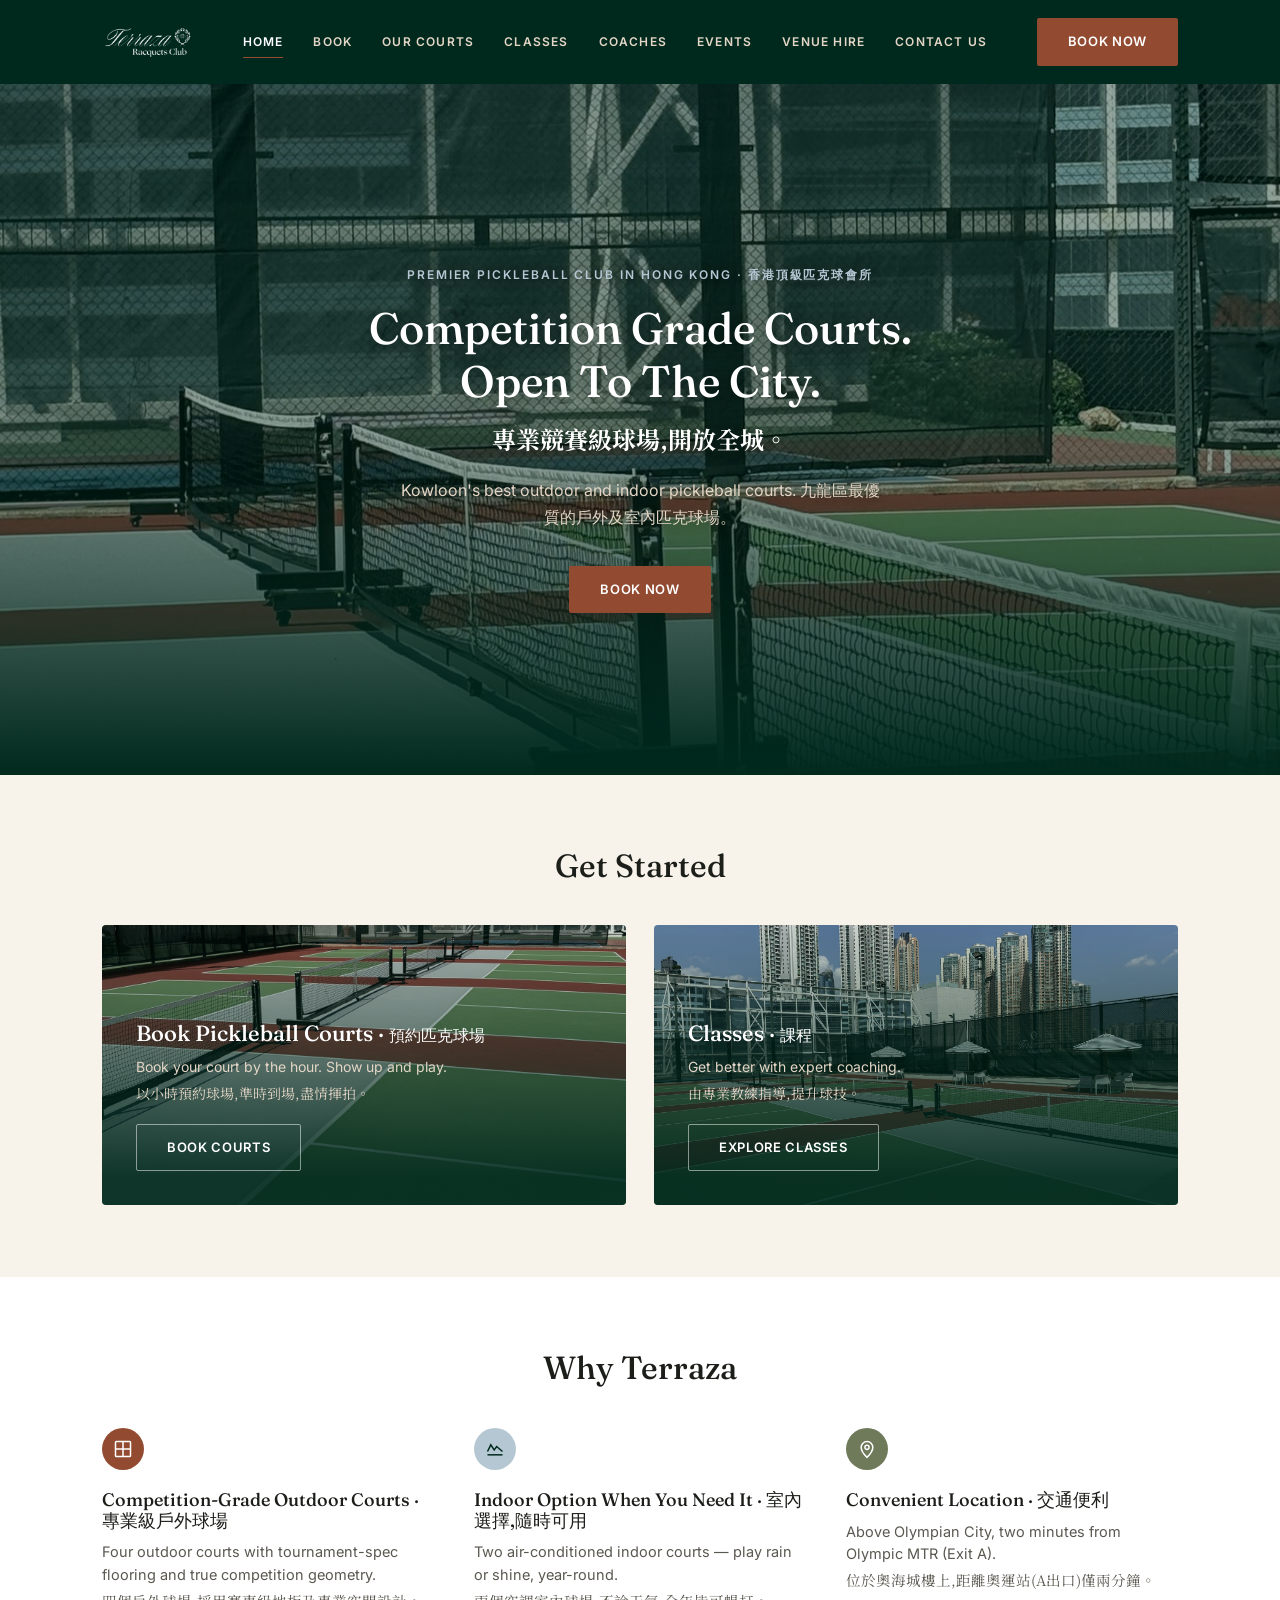
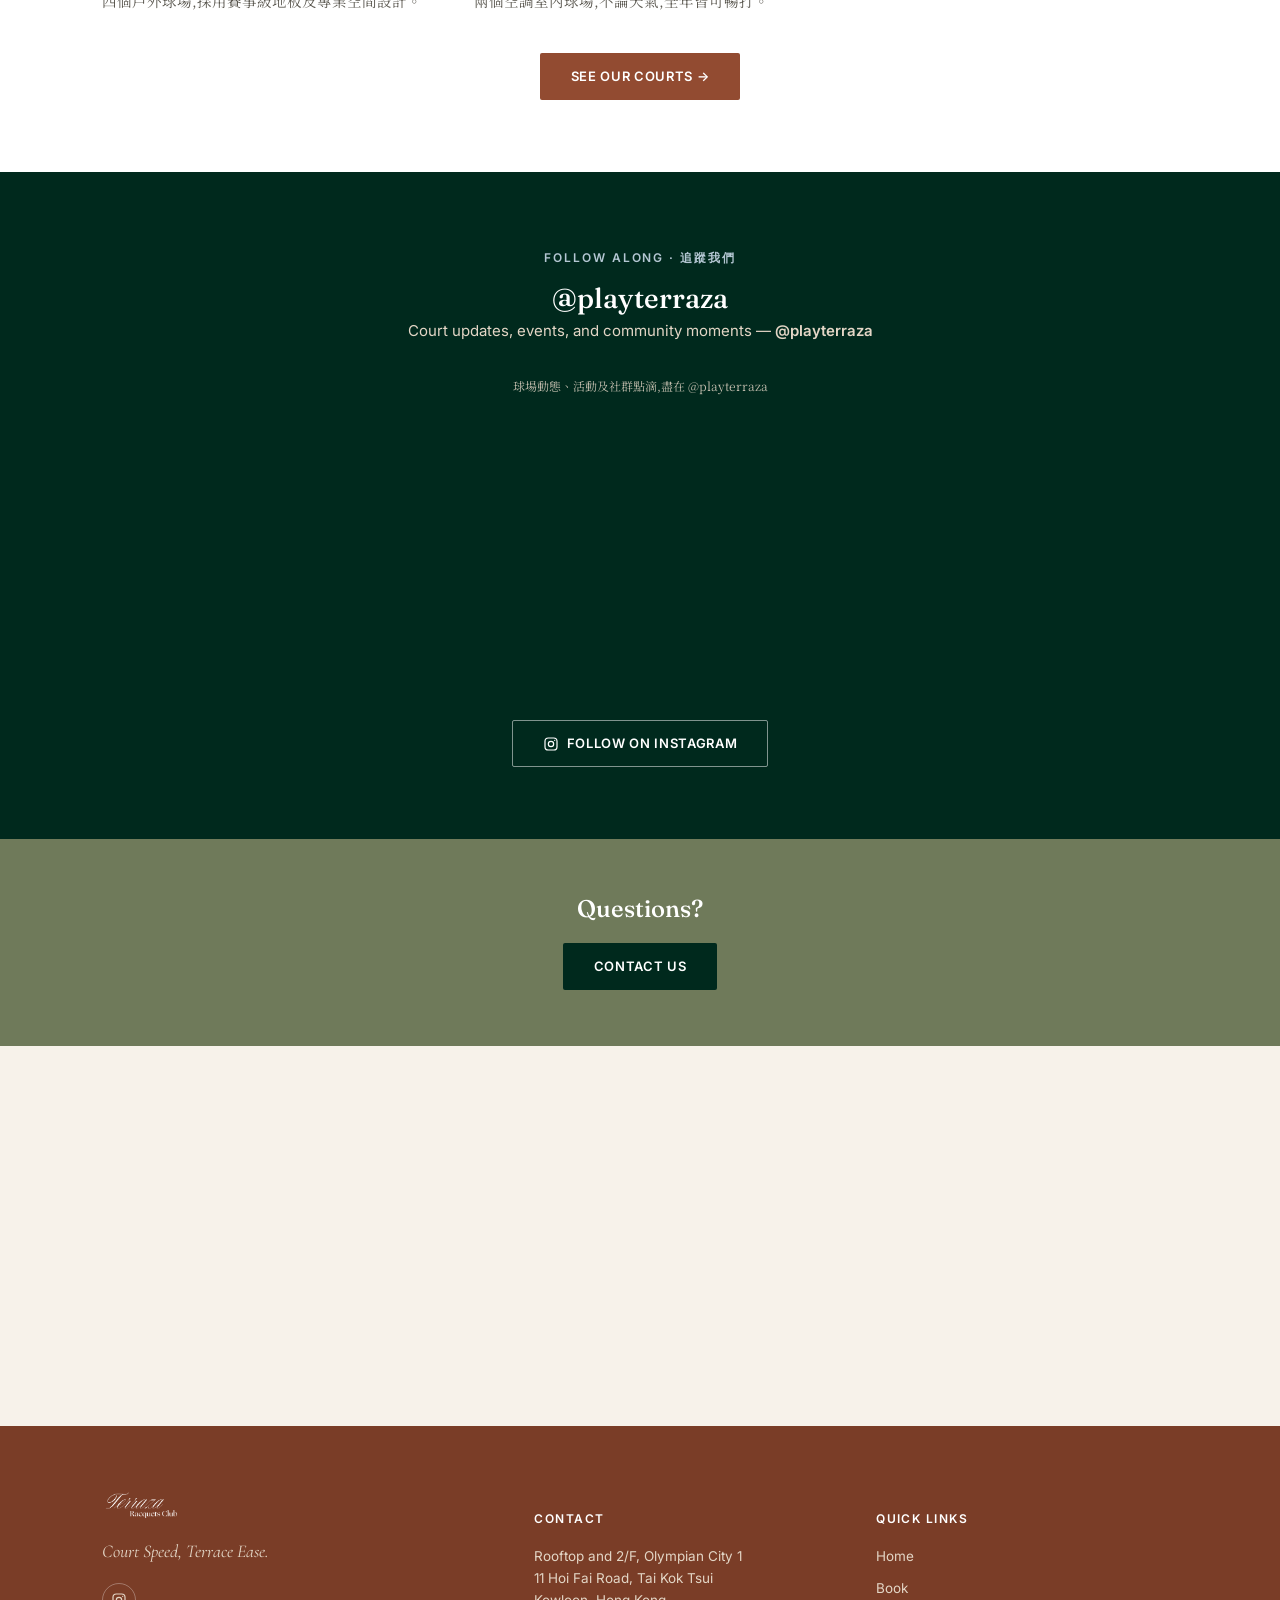
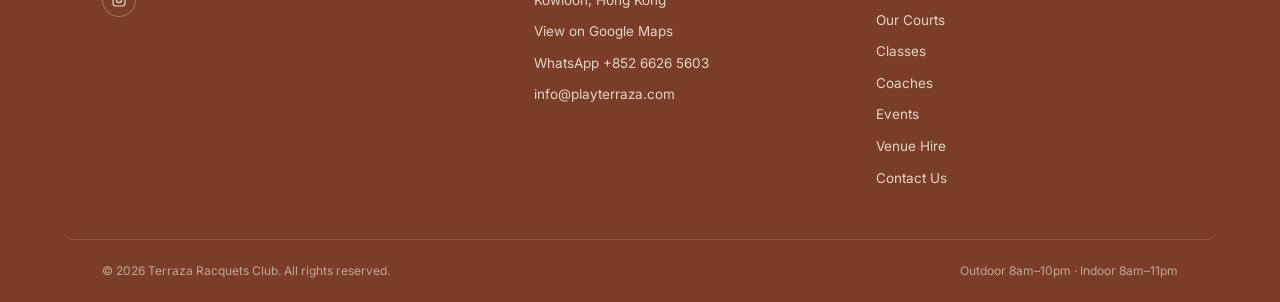
<file: index.html>
<!DOCTYPE html>
<html lang="en">
<head>
<meta charset="UTF-8">
<meta name="viewport" content="width=device-width, initial-scale=1.0">
<title>Pickleball Courts Hong Kong — Terraza Racquets Club, Kowloon</title>
<meta name="description" content="Terraza Racquets Club is Hong Kong's premier pickleball destination in Kowloon — 4 competition-grade outdoor courts, 2 indoor courts, coaching, leagues & corporate events.">
<link rel="canonical" href="https://playterraza.com/">
<meta property="og:type" content="website">
<meta property="og:site_name" content="Terraza Racquets Club">
<meta property="og:title" content="Pickleball Courts Hong Kong — Terraza Racquets Club, Kowloon">
<meta property="og:description" content="Hong Kong's premier pickleball destination in Kowloon — 4 competition-grade outdoor courts, 2 indoor courts, coaching, leagues & corporate events.">
<meta property="og:url" content="https://playterraza.com/">
<meta property="og:image" content="https://playterraza.com/assets/og-image.jpg">
<meta property="og:image:width" content="1200">
<meta property="og:image:height" content="630">
<meta property="og:locale" content="en_HK">
<meta name="twitter:card" content="summary_large_image">
<meta name="twitter:title" content="Pickleball Courts Hong Kong — Terraza Racquets Club, Kowloon">
<meta name="twitter:description" content="Hong Kong's premier pickleball destination in Kowloon — 4 competition-grade outdoor courts, 2 indoor courts, coaching, leagues & corporate events.">
<meta name="twitter:image" content="https://playterraza.com/assets/og-image.jpg">
<link rel="icon" href="assets/favicon.ico">
<link rel="stylesheet" href="assets/css/style.css?v=20260914">
<script type="application/ld+json">
{
  "@context": "https://schema.org",
  "@type": "SportsActivityLocation",
  "name": "Terraza Racquets Club",
  "description": "Hong Kong's premier pickleball destination in Kowloon — 4 competition-grade outdoor courts and 2 air-conditioned indoor courts.",
  "image": "https://playterraza.com/assets/og-image.jpg",
  "url": "https://playterraza.com/",
  "telephone": "+852 6626 5603",
  "email": "info@playterraza.com",
  "address": {
    "@type": "PostalAddress",
    "streetAddress": "Rooftop and 2/F, Olympian City 1, 11 Hoi Fai Road, Tai Kok Tsui",
    "addressLocality": "Kowloon",
    "addressCountry": "HK"
  },
  "geo": {
    "@type": "GeoCoordinates",
    "latitude": 22.3196283,
    "longitude": 114.1571999
  },
  "openingHoursSpecification": {
    "@type": "OpeningHoursSpecification",
    "dayOfWeek": ["Monday","Tuesday","Wednesday","Thursday","Friday","Saturday","Sunday"],
    "opens": "08:00",
    "closes": "22:00"
  },
  "sameAs": [
    "https://www.instagram.com/playterraza/",
    "https://www.facebook.com/61587215637531",
    "https://terrazaracquetsclub.playbypoint.com/"
  ]
}
</script>
</head>
<body>

<!-- ============ NAV ============ -->
<header class="site-nav">
  <div class="wrap">
    <a href="index.html" class="logo"><img src="assets/logo/TRC_Secondary_Lockup_White.png" alt="Terraza Racquets Club"></a>
    <button class="nav-toggle" id="navToggle" type="button" aria-label="Open menu" aria-expanded="false" aria-controls="navLinks"><span></span><span></span><span></span></button>
    <nav>
      <ul class="nav-links" id="navLinks">
        <li><a href="index.html" class="active">Home</a></li>
        <li><a href="book.html">Book</a></li>
        <li><a href="our-courts.html">Our Courts</a></li>
        <li><a href="classes-coaches.html">Classes</a></li>
        <li><a href="coaches.html">Coaches</a></li>
        <li><a href="events.html">Events</a></li>
        <li><a href="venue-hire.html">Venue Hire</a></li>
        <li><a href="contact.html">Contact Us</a></li>
      </ul>
    </nav>
    <div class="nav-cta">
      <a href="book.html" class="btn btn-primary">Book Now</a>
    </div>
  </div>
</header>

<!-- ============ HERO ============ -->
<section class="hero">
  <div class="hero-bg" style="background-image:url('assets/photos/outdoor-court-vertical.jpg')"></div>
  <div class="hero-overlay"></div>
  <div class="hero-content">
    <span class="eyebrow">Premier Pickleball Club in Hong Kong · 香港頂級匹克球會所</span>
    <h1>Competition Grade Courts.<br>Open To The City.</h1>
    <p class="h1-zh">專業競賽級球場,開放全城。</p>
    <p class="sub">Kowloon's best outdoor and indoor pickleball courts. 九龍區最優質的戶外及室內匹克球場。</p>
    <a href="book.html" class="btn btn-primary">Book Now</a>
  </div>
</section>

<!-- ============ WHY TERRAZA ============ -->
<section>
  <div class="wrap">
    <div class="section-head reveal">
      <h2>Get Started</h2>
    </div>
    <div class="grid-2">
      <div class="action-card reveal-zoom">
        <div class="action-card-media" style="background-image:url('assets/photos/outdoor-courts-rows-skyline.jpg')"></div>
        <div class="action-card-content">
          <h3>Book Pickleball Courts · <span class="h3-zh">預約匹克球場</span></h3>
          <p>Book your court by the hour. Show up and play.</p>
          <p class="zh p-zh" style="color:var(--stucco);">以小時預約球場,準時到場,盡情揮拍。</p>
          <a href="book.html" class="btn btn-outline">Book Courts</a>
        </div>
      </div>
      <div class="action-card reveal-zoom delay-1">
        <div class="action-card-media" style="background-image:url('assets/photos/outdoor-court-raw.jpg')"></div>
        <div class="action-card-content">
          <h3>Classes · <span class="h3-zh">課程</span></h3>
          <p>Get better with expert coaching.</p>
          <p class="zh p-zh" style="color:var(--stucco);">由專業教練指導,提升球技。</p>
          <a href="classes-coaches.html" class="btn btn-outline">Explore Classes</a>
        </div>
      </div>
    </div>
  </div>
</section>

<!-- ============ WHY TERRAZA ============ -->
<section class="section-alt">
  <div class="wrap">
    <div class="section-head reveal">
      <h2>Why Terraza</h2>
    </div>
    <div class="grid-3">
      <div class="feature-card reveal">
        <div class="feature-icon" style="background:var(--terracotta)">
          <svg viewBox="0 0 24 24" fill="none" stroke="currentColor" stroke-width="1.8"><rect x="3" y="3" width="18" height="18" rx="1"/><path d="M3 12h18M12 3v18"/></svg>
        </div>
        <h3>Competition-Grade Outdoor Courts · 專業級戶外球場</h3>
        <p>Four outdoor courts with tournament-spec flooring and true competition geometry.</p>
        <p class="zh p-zh">四個戶外球場,採用賽事級地板及專業空間設計。</p>
      </div>
      <div class="feature-card reveal delay-1">
        <div class="feature-icon" style="background:var(--azul-cielo)">
          <svg viewBox="0 0 24 24" fill="none" stroke="var(--verde-oscuro)" stroke-width="1.8"><path d="M3 15l4-8 4 6 3-4 7 6"/><path d="M3 19h18"/></svg>
        </div>
        <h3>Indoor Option When You Need It · 室內選擇,隨時可用</h3>
        <p>Two air-conditioned indoor courts — play rain or shine, year-round.</p>
        <p class="zh p-zh">兩個空調室內球場,不論天氣,全年皆可暢打。</p>
      </div>
      <div class="feature-card reveal delay-2">
        <div class="feature-icon" style="background:var(--salvia)">
          <svg viewBox="0 0 24 24" fill="none" stroke="currentColor" stroke-width="1.8"><path d="M12 22s7-6.4 7-12a7 7 0 10-14 0c0 5.6 7 12 7 12z"/><circle cx="12" cy="10" r="2.5"/></svg>
        </div>
        <h3>Convenient Location · 交通便利</h3>
        <p>Above Olympian City, two minutes from Olympic MTR (Exit A).</p>
        <p class="zh p-zh">位於奧海城樓上,距離奧運站(A出口)僅兩分鐘。</p>
      </div>
    </div>
    <div class="section-cta reveal">
      <a href="our-courts.html" class="btn btn-primary">See Our Courts →</a>
    </div>
  </div>
</section>

<!-- ============ INSTAGRAM ============ -->
<section class="social-section reveal">
  <div class="wrap">
    <span class="eyebrow">Follow Along · 追蹤我們</span>
    <h2>@playterraza</h2>
    <p class="social-handle">Court updates, events, and community moments — <a href="https://www.instagram.com/playterraza/" target="_blank" rel="noopener">@playterraza</a></p>
    <p class="social-handle zh p-zh" style="color:var(--stucco); opacity:0.85;">球場動態、活動及社群點滴,盡在 @playterraza</p>
    <div class="social-embed">
      <!-- SnapWidget -->
      <iframe src="https://snapwidget.com/embed/1128594" class="snapwidget-widget" allowtransparency="true" frameborder="0" scrolling="no" title="Posts from Instagram"></iframe>
    </div>
    <a href="https://www.instagram.com/playterraza/" class="btn btn-outline" target="_blank" rel="noopener">
      <svg class="icon-instagram" viewBox="0 0 24 24" fill="none" stroke="currentColor" stroke-width="1.8"><rect x="3" y="3" width="18" height="18" rx="5"/><circle cx="12" cy="12" r="4"/><circle cx="17.5" cy="6.5" r="1" fill="currentColor" stroke="none"/></svg>
      Follow on Instagram
    </a>
  </div>
</section>

<!-- ============ FOOTER CTA ============ -->
<section class="cta-strip reveal">
  <h2>Questions?</h2>
  <a href="https://wa.me/85266265603" class="btn btn-dark" target="_blank" rel="noopener">Contact Us</a>
</section>

<!-- ============ MAP ============ -->
<div class="map-embed reveal">
  <iframe src="https://www.google.com/maps?q=Terraza+Racquets+Club,+11+Hoi+Fai+Road,+Tai+Kok+Tsui,+Hong+Kong&output=embed" loading="lazy" referrerpolicy="no-referrer-when-downgrade"></iframe>
</div>

<!-- ============ FOOTER ============ -->
<footer class="site-footer">
  <div class="wrap footer-top">
    <div class="footer-grid">
      <div>
        <div class="footer-logo"><img src="assets/logo/TRC_Logotype_White.png" alt="Terraza Racquets Club"></div>
        <p class="footer-tagline">Court Speed, Terrace Ease.</p>
        <div class="footer-social">
          <a href="https://www.instagram.com/playterraza/" target="_blank" rel="noopener" aria-label="Terraza Racquets Club on Instagram">
            <svg viewBox="0 0 24 24" fill="none" stroke-width="1.8"><rect x="3" y="3" width="18" height="18" rx="5"/><circle cx="12" cy="12" r="4"/><circle cx="17.5" cy="6.5" r="1" fill="currentColor" stroke="none"/></svg>
          </a>
        </div>
      </div>
      <div class="footer-col">
        <h5>Contact</h5>
        <p>Rooftop and 2/F, Olympian City 1<br>11 Hoi Fai Road, Tai Kok Tsui<br>Kowloon, Hong Kong</p>
        <a href="https://www.google.com/maps?cid=9215722536737875311" target="_blank" rel="noopener">View on Google Maps</a>
        <a href="https://wa.me/85266265603" target="_blank" rel="noopener">WhatsApp +852 6626 5603</a>
        <a href="mailto:info@playterraza.com">info@playterraza.com</a>
      </div>
      <div class="footer-col">
        <h5>Quick Links</h5>
        <a href="index.html">Home</a>
        <a href="book.html">Book</a>
        <a href="our-courts.html">Our Courts</a>
        <a href="classes-coaches.html">Classes</a>
        <a href="coaches.html">Coaches</a>
        <a href="events.html">Events</a>
        <a href="venue-hire.html">Venue Hire</a>
        <a href="contact.html">Contact Us</a>
      </div>
    </div>
  </div>
  <div class="wrap footer-bottom">
    <span>&copy; 2026 Terraza Racquets Club. All rights reserved.</span>
    <span>Outdoor 8am–10pm · Indoor 8am–11pm</span>
  </div>
</footer>

<script src="assets/js/nav.js?v=20261106"></script>
<script src="assets/js/scroll-reveal.js?v=20260914"></script>
</body>
</html>

<!-- auto-deploy test 2026-11-04 -->
</file>
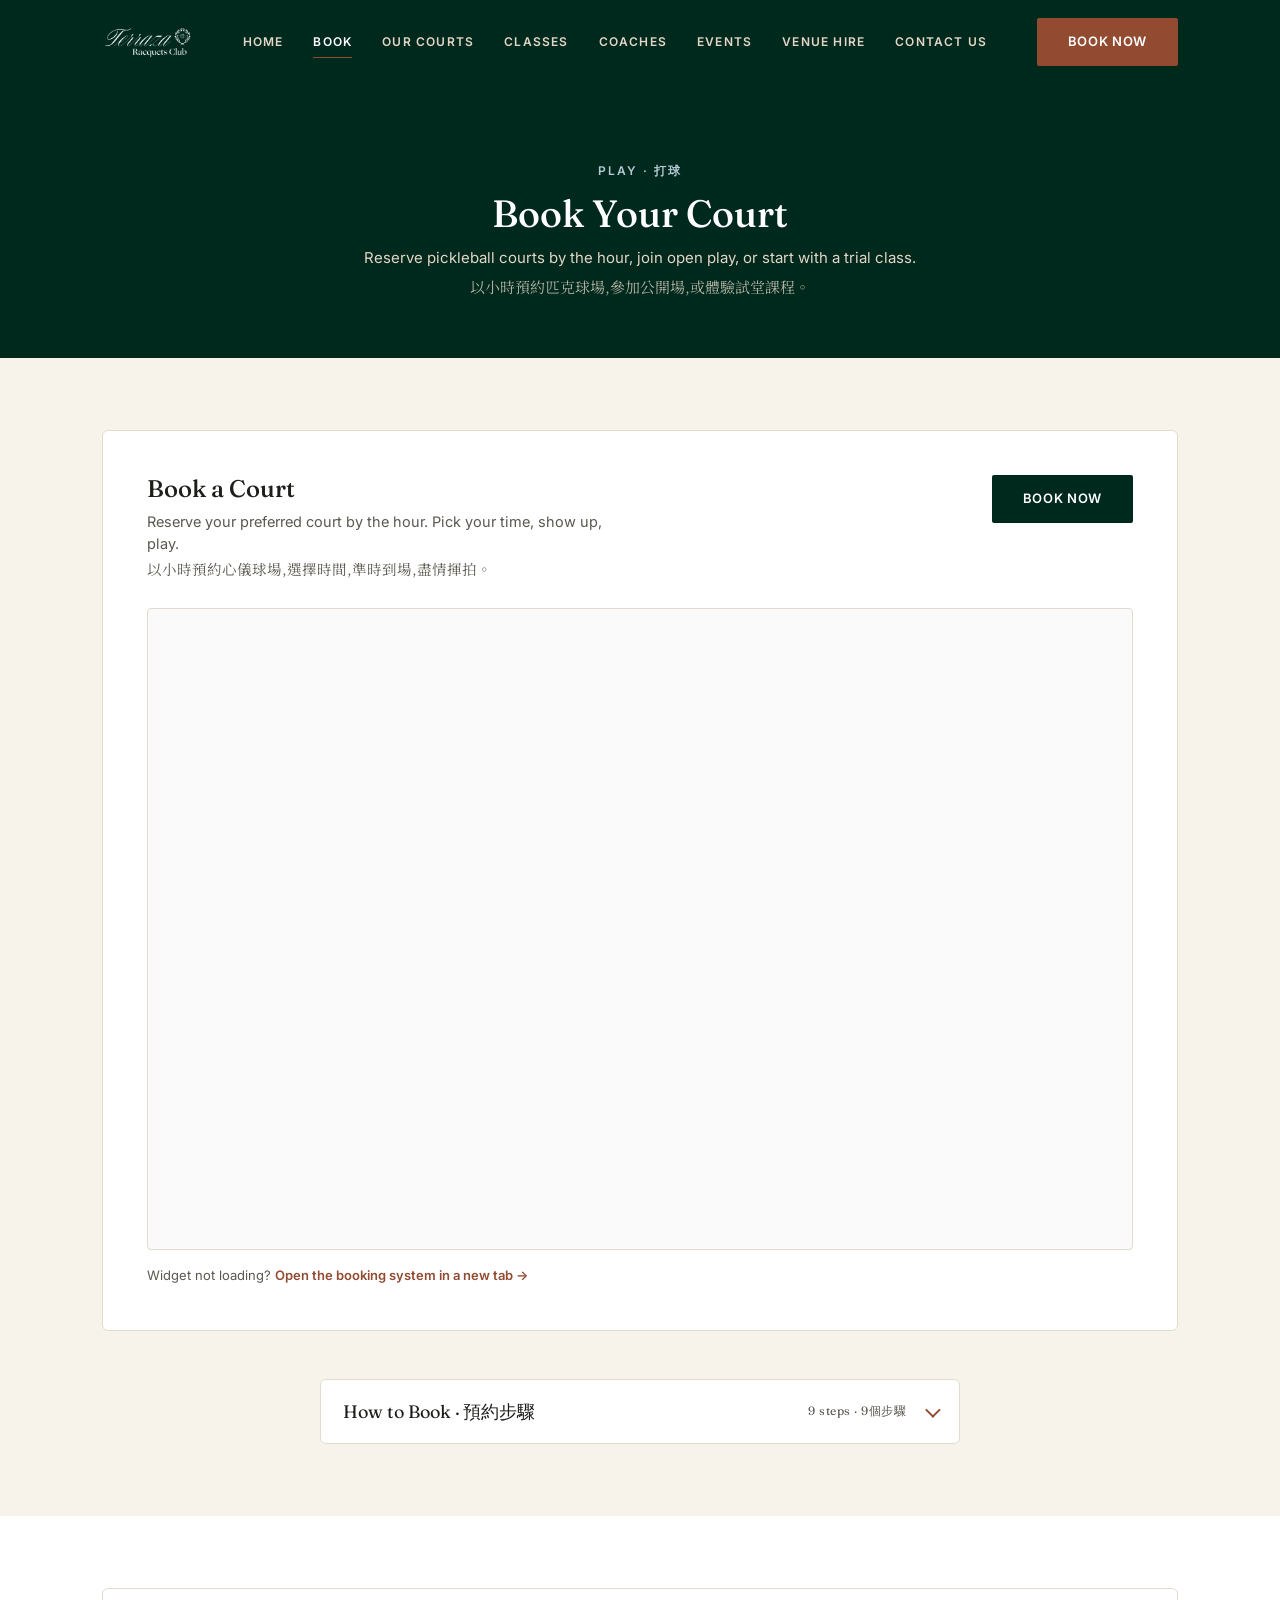
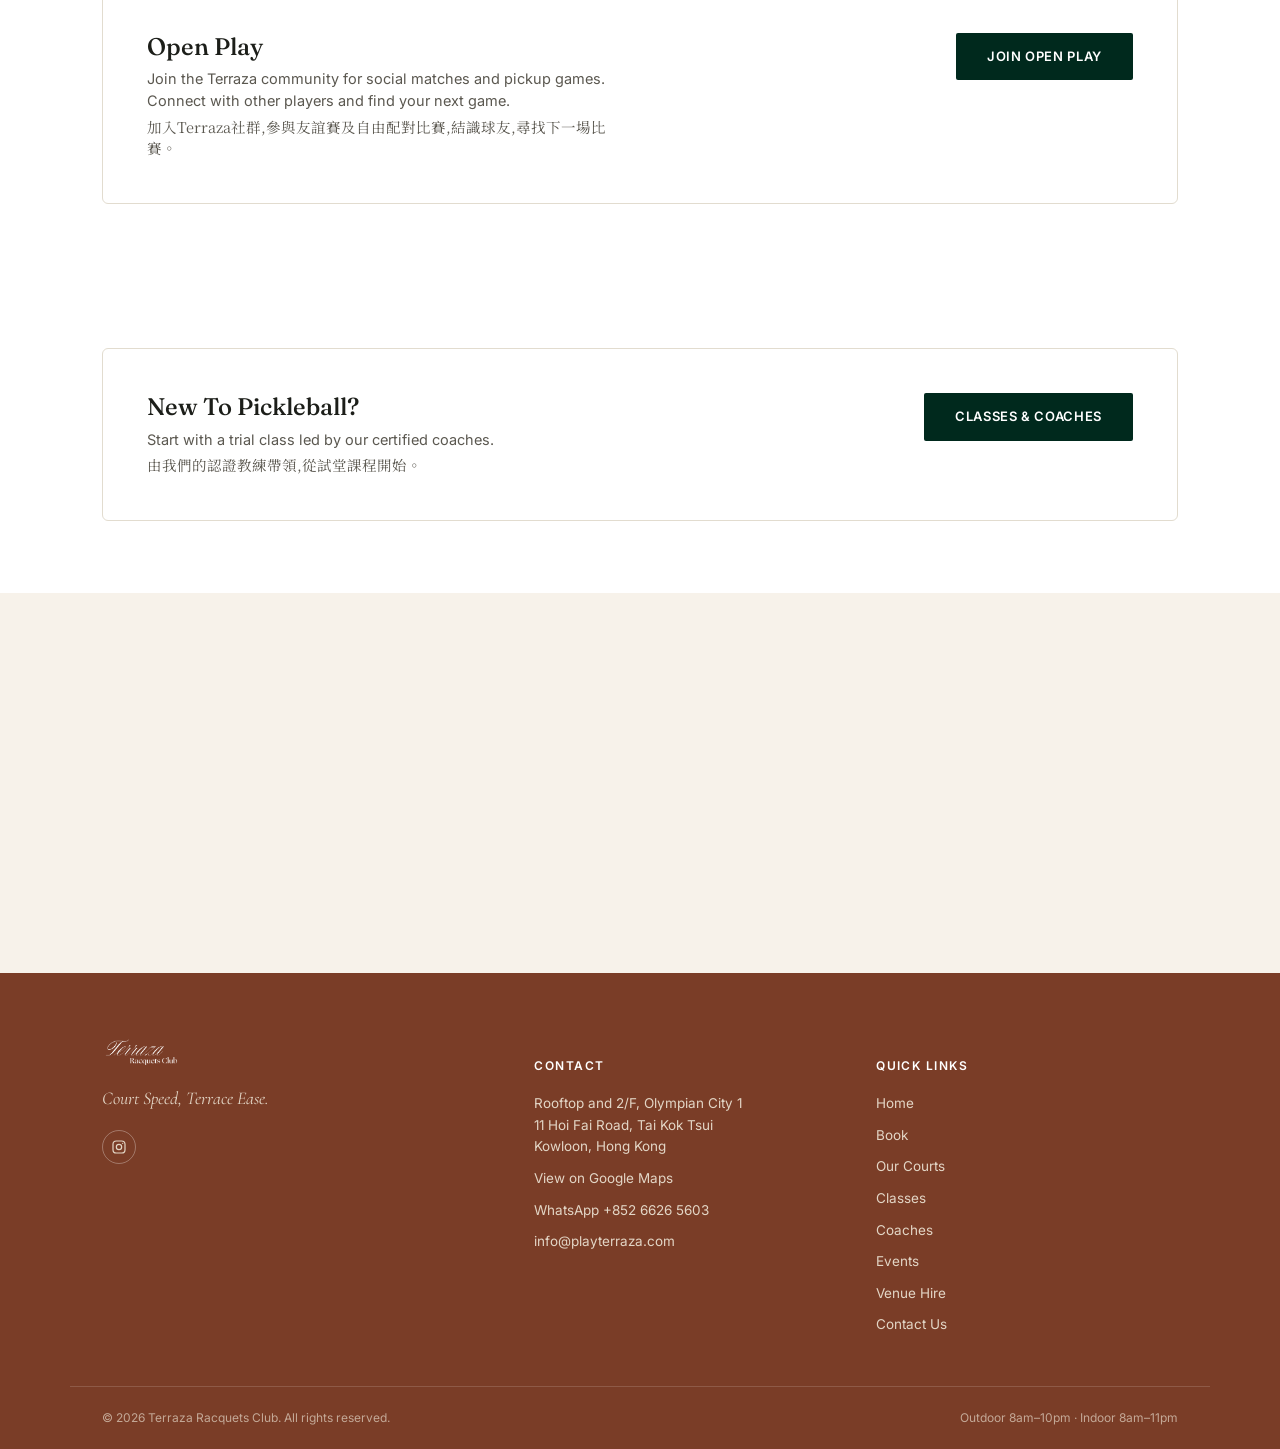
<file: book.html>
<!DOCTYPE html>
<html lang="en">
<head>
<meta charset="UTF-8">
<meta name="viewport" content="width=device-width, initial-scale=1.0">
<title>Book Pickleball Courts Hong Kong — Terraza Racquets Club</title>
<meta name="description" content="Book pickleball courts by the hour in Kowloon, join open play, or start a trial pickleball class at Terraza Racquets Club, Hong Kong.">
<link rel="canonical" href="https://playterraza.com/book.html">
<meta property="og:type" content="website">
<meta property="og:site_name" content="Terraza Racquets Club">
<meta property="og:title" content="Book Pickleball Courts Hong Kong — Terraza Racquets Club">
<meta property="og:description" content="Book pickleball courts by the hour in Kowloon, join open play, or start a trial pickleball class at Terraza Racquets Club, Hong Kong.">
<meta property="og:url" content="https://playterraza.com/book.html">
<meta property="og:image" content="https://playterraza.com/assets/og-image.jpg">
<meta property="og:image:width" content="1200">
<meta property="og:image:height" content="630">
<meta property="og:locale" content="en_HK">
<meta name="twitter:card" content="summary_large_image">
<meta name="twitter:title" content="Book Pickleball Courts Hong Kong — Terraza Racquets Club">
<meta name="twitter:description" content="Book pickleball courts by the hour in Kowloon, join open play, or start a trial pickleball class at Terraza Racquets Club, Hong Kong.">
<meta name="twitter:image" content="https://playterraza.com/assets/og-image.jpg">
<link rel="icon" href="assets/favicon.ico">
<link rel="stylesheet" href="assets/css/style.css?v=20260914">
</head>
<body>

<!-- ============ NAV ============ -->
<header class="site-nav">
  <div class="wrap">
    <a href="index.html" class="logo"><img src="assets/logo/TRC_Secondary_Lockup_White.png" alt="Terraza Racquets Club"></a>
    <button class="nav-toggle" id="navToggle" type="button" aria-label="Open menu" aria-expanded="false" aria-controls="navLinks"><span></span><span></span><span></span></button>
    <nav>
      <ul class="nav-links" id="navLinks">
        <li><a href="index.html">Home</a></li>
        <li><a href="book.html" class="active">Book</a></li>
        <li><a href="our-courts.html">Our Courts</a></li>
        <li><a href="classes-coaches.html">Classes</a></li>
        <li><a href="coaches.html">Coaches</a></li>
        <li><a href="events.html">Events</a></li>
        <li><a href="venue-hire.html">Venue Hire</a></li>
        <li><a href="contact.html">Contact Us</a></li>
      </ul>
    </nav>
    <div class="nav-cta">
      <a href="book.html" class="btn btn-primary">Book Now</a>
    </div>
  </div>
</header>

<!-- ============ PAGE HEADER ============ -->
<section class="page-header">
  <span class="eyebrow">Play · 打球</span>
  <h1>Book Your Court</h1>
  <p class="sub">Reserve pickleball courts by the hour, join open play, or start with a trial class.</p>
  <p class="sub zh p-zh">以小時預約匹克球場,參加公開場,或體驗試堂課程。</p>
</section>

<!-- ============ BOOK A COURT ============ -->
<section>
  <div class="wrap">
    <div class="book-block">
      <div class="book-block-head reveal">
        <div>
          <h2>Book a Court</h2>
          <p>Reserve your preferred court by the hour. Pick your time, show up, play.</p>
          <p class="zh p-zh">以小時預約心儀球場,選擇時間,準時到場,盡情揮拍。</p>
        </div>
        <a href="https://hks.icoofit.net/icoofit/pcvali/mprebook_place_hk.html#trader=80&shop=8000000644" class="btn btn-dark" target="_blank" rel="noopener">Book Now</a>
      </div>
      <div class="book-embed reveal delay-1">
        <iframe src="https://hks.icoofit.net/icoofit/pcvali/mprebook_place_hk.html#trader=80&shop=8000000644" loading="lazy" title="Terraza court booking"></iframe>
      </div>
      <p class="book-fallback">Widget not loading? <a href="https://hks.icoofit.net/icoofit/pcvali/mprebook_place_hk.html#trader=80&shop=8000000644" target="_blank" rel="noopener">Open the booking system in a new tab →</a></p>
    </div>

    <div class="wrap reveal" style="padding:0; max-width:640px; margin:48px auto 0;">
      <details class="accordion">
        <summary><span>How to Book · 預約步驟</span><span class="accordion-hint">9 steps · 9個步驟</span></summary>
        <div class="accordion-body">
      <ol class="steps">
        <li><div class="step-text"><span class="step-en">Choose your language in the top-right corner.</span><span class="step-zh">在右上角選擇語言。</span></div></li>
        <li><div class="step-text"><span class="step-en">Select "Outdoor Pickleball" or "Indoor Pickleball" at the top of the frame.</span><span class="step-zh">在頁面頂部選擇「戶外匹克球」或「室內匹克球」。</span></div></li>
        <li><div class="step-text"><span class="step-en">Choose your date and time slot, then click Confirm.</span><span class="step-zh">選擇日期及時段,然後按「確認」。</span></div></li>
        <li><div class="step-text"><span class="step-en">Select Guest for payment.</span><span class="step-zh">選擇「訪客」作付款方式。</span></div></li>
        <li><div class="step-text"><span class="step-en">Enter your phone number, name, and email, then click Next.</span><span class="step-zh">輸入電話號碼、姓名及電郵,然後按「下一步」。</span></div></li>
        <li><div class="step-text"><span class="step-en">Review your details and click Confirm.</span><span class="step-zh">核對資料後按「確認」。</span></div></li>
        <li><div class="step-text"><span class="step-en">Enter your payment details on the payment page.</span><span class="step-zh">在付款頁面輸入付款資料。</span></div></li>
        <li><div class="step-text"><span class="step-en">You'll be redirected to eftPay to complete a secure transaction.</span><span class="step-zh">系統將轉至eftPay完成安全付款程序。</span></div></li>
        <li><div class="step-text"><span class="step-en">Once processed, you'll receive a booking confirmation by email.</span><span class="step-zh">付款完成後,您將收到電郵預約確認。</span></div></li>
      </ol>
        </div>
      </details>
    </div>
  </div>
</section>

<!-- ============ OPEN PLAY ============ -->
<section class="section-alt">
  <div class="wrap">
    <div class="book-block reveal" style="margin-bottom:0;">
      <div class="book-block-head" style="margin-bottom:0;">
        <div>
          <h2>Open Play</h2>
          <p>Join the Terraza community for social matches and pickup games. Connect with other players and find your next game.</p>
          <p class="zh p-zh">加入Terraza社群,參與友誼賽及自由配對比賽,結識球友,尋找下一場比賽。</p>
        </div>
        <a href="https://reclub.co/clubs/@terraza-racquets-club-2" class="btn btn-dark" target="_blank" rel="noopener">Join Open Play</a>
      </div>
    </div>
  </div>
</section>

<!-- ============ CLASSES & COACHES TEASER ============ -->
<section class="section-alt">
  <div class="wrap">
    <div class="book-block reveal" style="margin-bottom:0;">
      <div class="book-block-head" style="margin-bottom:0;">
        <div>
          <h2>New To Pickleball?</h2>
          <p>Start with a trial class led by our certified coaches.</p>
          <p class="zh p-zh">由我們的認證教練帶領,從試堂課程開始。</p>
        </div>
        <a href="classes-coaches.html" class="btn btn-dark">Classes & Coaches</a>
      </div>
    </div>
  </div>
</section>

<!-- ============ MAP ============ -->
<div class="map-embed reveal">
  <iframe src="https://www.google.com/maps?q=Terraza+Racquets+Club,+11+Hoi+Fai+Road,+Tai+Kok+Tsui,+Hong+Kong&output=embed" loading="lazy" referrerpolicy="no-referrer-when-downgrade"></iframe>
</div>

<!-- ============ FOOTER ============ -->
<footer class="site-footer">
  <div class="wrap footer-top">
    <div class="footer-grid">
      <div>
        <div class="footer-logo"><img src="assets/logo/TRC_Logotype_White.png" alt="Terraza Racquets Club"></div>
        <p class="footer-tagline">Court Speed, Terrace Ease.</p>
        <div class="footer-social">
          <a href="https://www.instagram.com/playterraza/" target="_blank" rel="noopener" aria-label="Terraza Racquets Club on Instagram">
            <svg viewBox="0 0 24 24" fill="none" stroke-width="1.8"><rect x="3" y="3" width="18" height="18" rx="5"/><circle cx="12" cy="12" r="4"/><circle cx="17.5" cy="6.5" r="1" fill="currentColor" stroke="none"/></svg>
          </a>
        </div>
      </div>
      <div class="footer-col">
        <h5>Contact</h5>
        <p>Rooftop and 2/F, Olympian City 1<br>11 Hoi Fai Road, Tai Kok Tsui<br>Kowloon, Hong Kong</p>
        <a href="https://www.google.com/maps?cid=9215722536737875311" target="_blank" rel="noopener">View on Google Maps</a>
        <a href="https://wa.me/85266265603" target="_blank" rel="noopener">WhatsApp +852 6626 5603</a>
        <a href="mailto:info@playterraza.com">info@playterraza.com</a>
      </div>
      <div class="footer-col">
        <h5>Quick Links</h5>
        <a href="index.html">Home</a>
        <a href="book.html">Book</a>
        <a href="our-courts.html">Our Courts</a>
        <a href="classes-coaches.html">Classes</a>
        <a href="coaches.html">Coaches</a>
        <a href="events.html">Events</a>
        <a href="venue-hire.html">Venue Hire</a>
        <a href="contact.html">Contact Us</a>
      </div>
    </div>
  </div>
  <div class="wrap footer-bottom">
    <span>&copy; 2026 Terraza Racquets Club. All rights reserved.</span>
    <span>Outdoor 8am–10pm · Indoor 8am–11pm</span>
  </div>
</footer>

<script src="assets/js/nav.js?v=20261106"></script>
<script src="assets/js/scroll-reveal.js?v=20260914"></script>
</body>
</html>
</file>
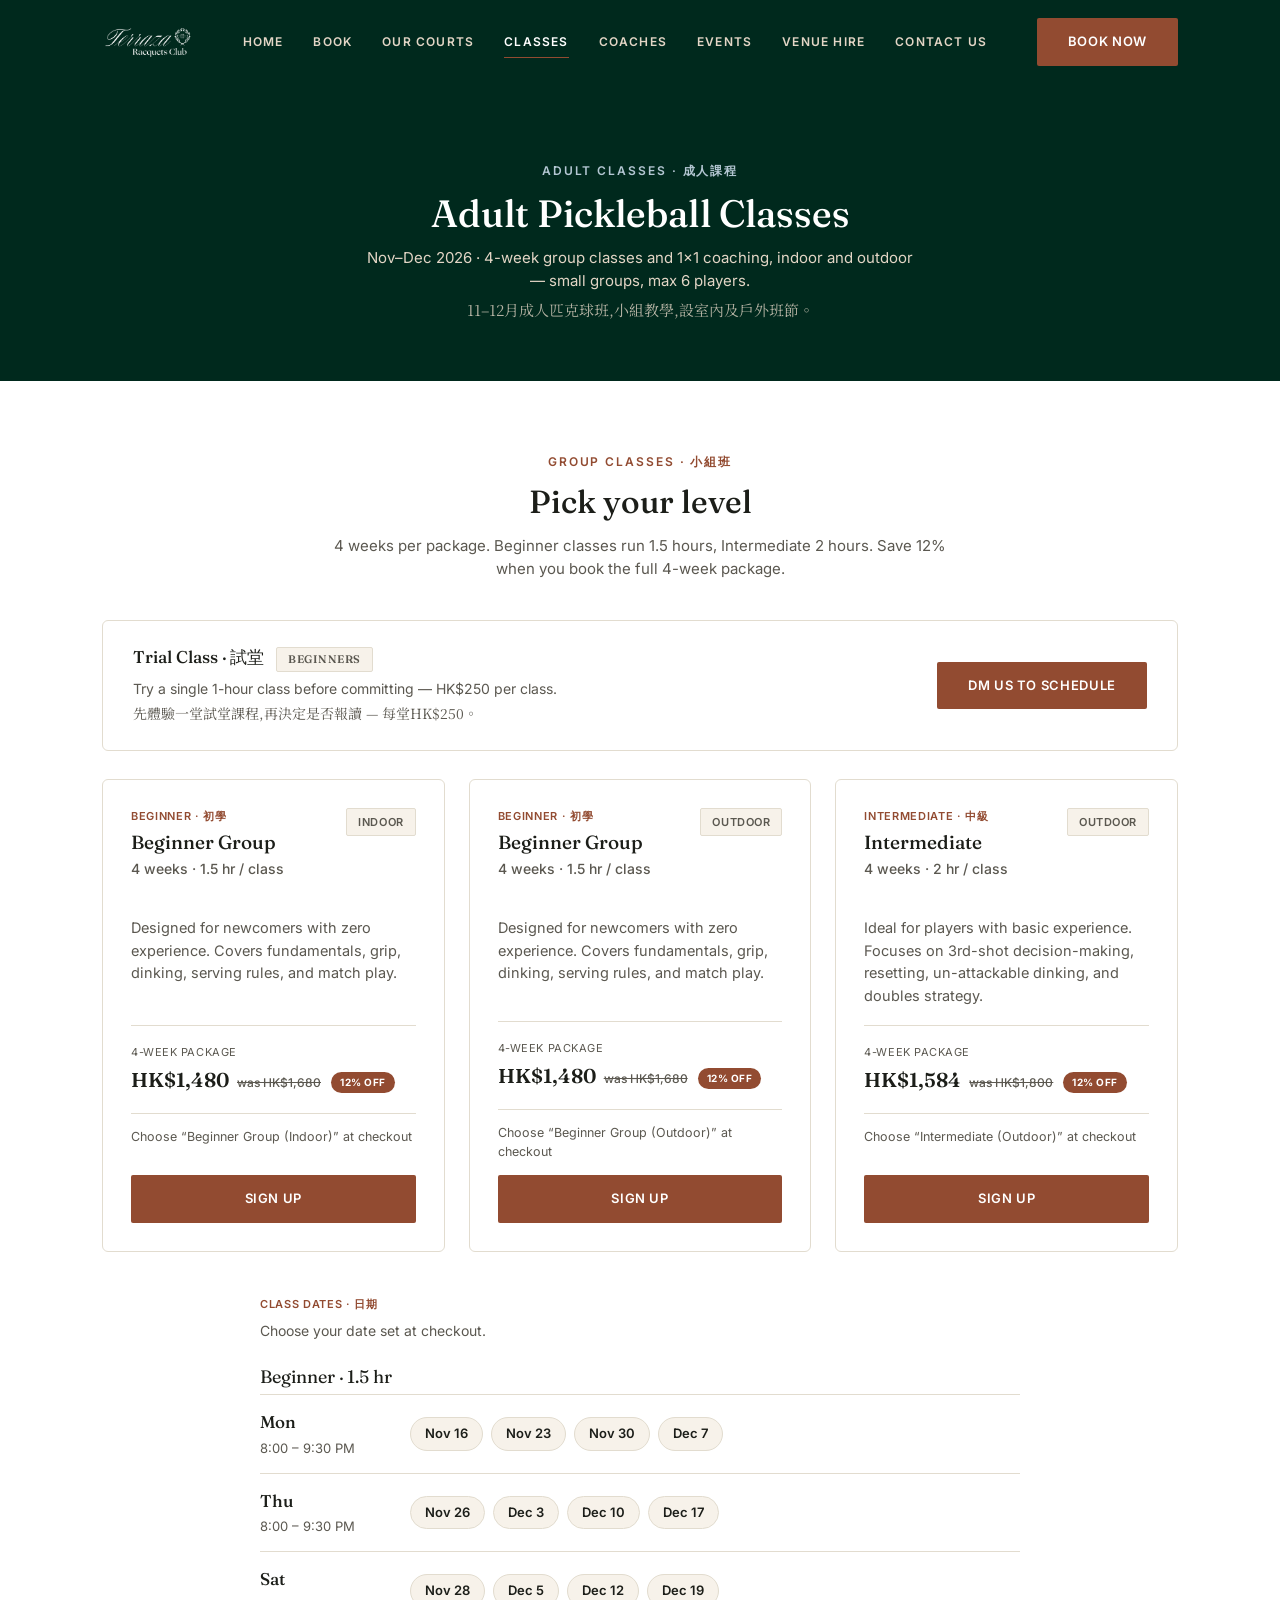
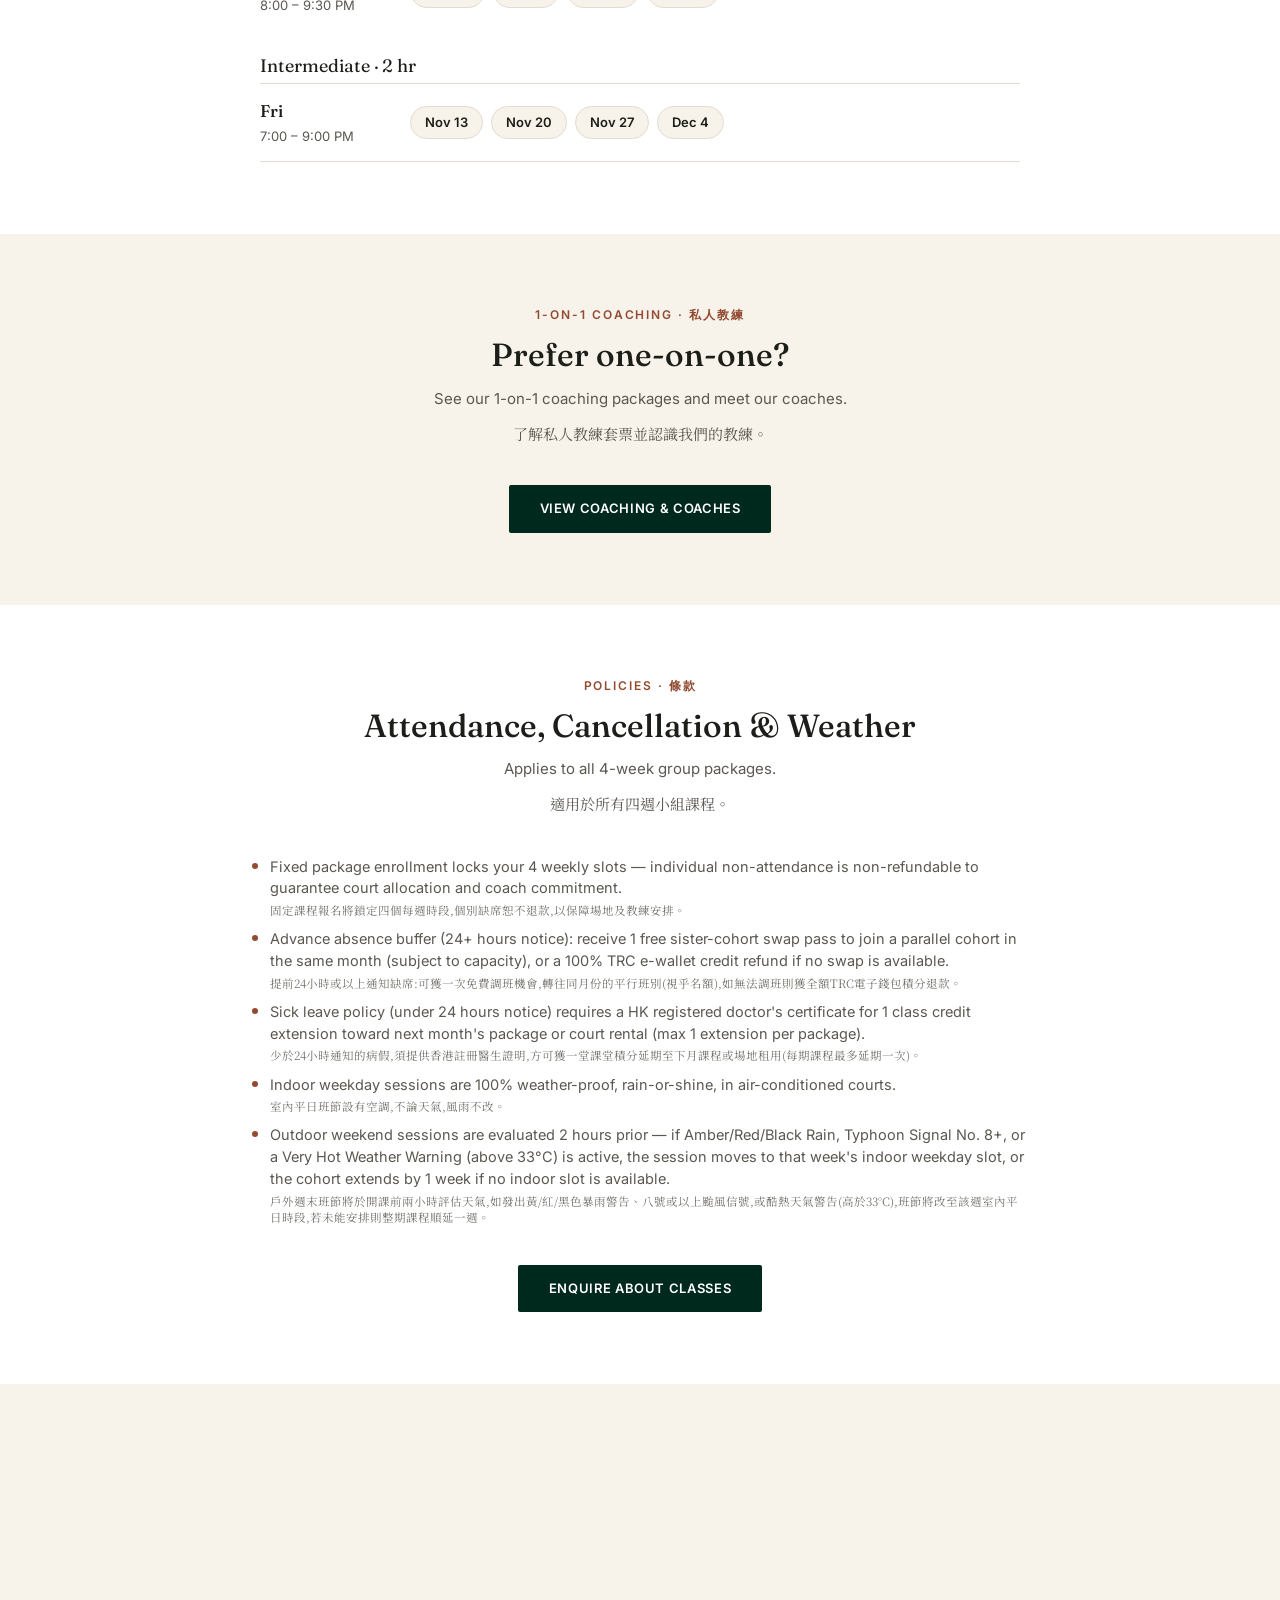
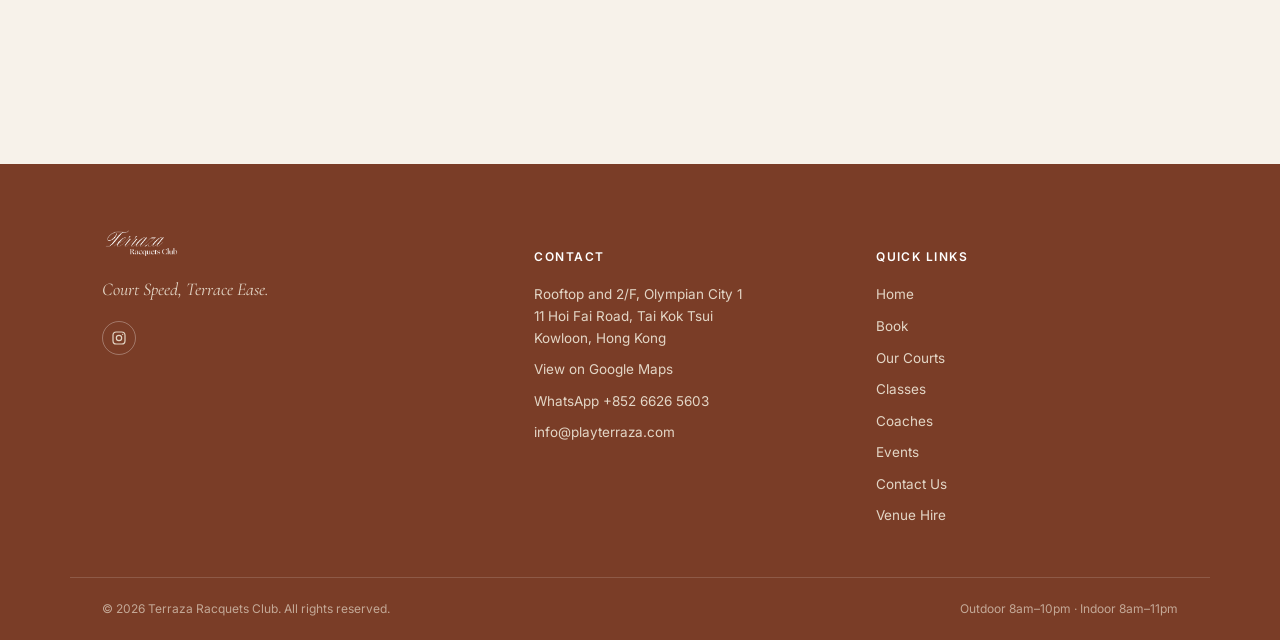
<file: classes-coaches.html>
<!DOCTYPE html>
<html lang="en">
<head>
<meta charset="UTF-8">
<meta name="viewport" content="width=device-width, initial-scale=1.0">
<title>Adult Pickleball Classes Hong Kong — Terraza Racquets Club</title>
<meta name="description" content="Beginner and Intermediate pickleball class packages at Terraza Racquets Club, Kowloon — 4-week progressive cohorts, small groups, indoor and outdoor tracks.">
<link rel="canonical" href="https://playterraza.com/classes-coaches.html">
<meta property="og:type" content="website">
<meta property="og:site_name" content="Terraza Racquets Club">
<meta property="og:title" content="Pickleball Classes Hong Kong — Terraza Racquets Club">
<meta property="og:description" content="Beginner and Intermediate pickleball class packages at Terraza Racquets Club, Kowloon — 4-week progressive cohorts, small groups, indoor and outdoor tracks.">
<meta property="og:url" content="https://playterraza.com/classes-coaches.html">
<meta property="og:image" content="https://playterraza.com/assets/og-image.jpg">
<meta property="og:image:width" content="1200">
<meta property="og:image:height" content="630">
<meta property="og:locale" content="en_HK">
<meta name="twitter:card" content="summary_large_image">
<meta name="twitter:title" content="Pickleball Classes Hong Kong — Terraza Racquets Club">
<meta name="twitter:description" content="Beginner and Intermediate pickleball class packages at Terraza Racquets Club, Kowloon — 4-week progressive cohorts, small groups, indoor and outdoor tracks.">
<meta name="twitter:image" content="https://playterraza.com/assets/og-image.jpg">
<link rel="icon" href="assets/favicon.ico">
<link rel="stylesheet" href="assets/css/style.css?v=20260914">
<style>
.class-cards3{display:grid;grid-template-columns:repeat(3,1fr);gap:24px}
.class-card{display:flex;flex-direction:column}
.class-card .level-label{display:block;font-size:11px;font-weight:600;letter-spacing:.06em;text-transform:uppercase;color:var(--terracotta);margin-bottom:8px}
.class-card .learn{font-size:14.5px;color:var(--ink-muted);line-height:1.55;margin:14px 0 0;flex:1}
.class-card .track-price-row{margin:18px 0 14px}
.class-card .discount-tag{margin:0 0 0 10px;vertical-align:middle}
.class-card .was{white-space:nowrap}
.class-card .pick-note{min-height:2.7em;font-size:12.5px;color:var(--ink-muted);margin:0 0 14px}
.sched-block{max-width:760px;margin:0 auto;text-align:left}
.sched-group{font-family:var(--font-display);font-size:18px;margin:22px 0 4px}
.sched-note{font-size:14px;color:var(--ink-muted);margin:-2px 0 14px}
.sched-row{display:flex;align-items:center;gap:20px;padding:14px 0;border-top:1px solid var(--border)}
.sched-row:last-child{border-bottom:1px solid var(--border)}
.sched-day{min-width:130px}
.sched-day strong{display:block;font-family:var(--font-display);font-size:17px;font-weight:500}
.sched-day span{font-size:13px;color:var(--ink-muted)}
@media(max-width:900px){.class-cards3{grid-template-columns:1fr}}
@media(max-width:640px){.sched-row{flex-direction:column;align-items:flex-start;gap:10px}}
</style>
</head>
<body>

<!-- ============ NAV ============ -->
<header class="site-nav">
  <div class="wrap">
    <a href="index.html" class="logo"><img src="assets/logo/TRC_Secondary_Lockup_White.png" alt="Terraza Racquets Club"></a>
    <button class="nav-toggle" id="navToggle" type="button" aria-label="Open menu" aria-expanded="false" aria-controls="navLinks"><span></span><span></span><span></span></button>
    <nav>
      <ul class="nav-links" id="navLinks">
        <li><a href="index.html">Home</a></li>
        <li><a href="book.html">Book</a></li>
        <li><a href="our-courts.html">Our Courts</a></li>
        <li><a href="classes-coaches.html" class="active">Classes</a></li>
        <li><a href="coaches.html">Coaches</a></li>
        <li><a href="events.html">Events</a></li>
        <li><a href="venue-hire.html">Venue Hire</a></li>
        <li><a href="contact.html">Contact Us</a></li>
      </ul>
    </nav>
    <div class="nav-cta">
      <a href="book.html" class="btn btn-primary">Book Now</a>
    </div>
  </div>
</header>

<!-- ============ PAGE HEADER ============ -->
<section class="page-header">
  <span class="eyebrow">Adult Classes · 成人課程</span>
  <h1>Adult Pickleball Classes</h1>
  <p class="sub">Nov–Dec 2026 · 4-week group classes and 1x1 coaching, indoor and outdoor — small groups, max 6 players.</p>
  <p class="sub zh p-zh">11–12月成人匹克球班,小組教學,設室內及戶外班節。</p>
</section>

<!-- ============ GROUP CLASSES ============ -->
<section class="section-alt">
  <div class="wrap">
    <div class="section-head reveal">
      <span class="eyebrow">Group Classes · 小組班</span>
      <h2>Pick your level</h2>
      <p>4 weeks per package. Beginner classes run 1.5 hours, Intermediate 2 hours. Save 12% when you book the full 4-week package.</p>
    </div>
    <div class="trial-card reveal" style="margin-bottom:28px">
      <div class="trial-card-text">
        <h3>Trial Class · 試堂 <span class="track-venue-tag" style="margin-left:8px;vertical-align:middle">Beginners</span></h3>
        <p>Try a single 1-hour class before committing — HK$250 per class.</p>
        <p class="zh p-zh">先體驗一堂試堂課程,再決定是否報讀 — 每堂HK$250。</p>
      </div>
      <a href="https://wa.me/85266265603?text=Hi%20Terraza%2C%20I%27d%20like%20to%20schedule%20a%20trial%20class" class="btn btn-primary" target="_blank" rel="noopener">DM Us to Schedule</a>
    </div>
    <div class="class-cards3">
      <div class="track-card class-card reveal">
        <div class="track-card-top">
          <div><span class="level-label">Beginner · 初學</span><h3>Beginner Group</h3><p class="track-time">4 weeks · 1.5 hr / class</p></div>
          <span class="track-venue-tag">Indoor</span>
        </div>
        <p class="learn">Designed for newcomers with zero experience. Covers fundamentals, grip, dinking, serving rules, and match play.</p>
        <div class="track-price-row">
          <div class="track-price-item"><span class="label">4-Week Package</span><span class="value">HK$1,480 <span class="was">was HK$1,680</span></span><span class="discount-tag">12% OFF</span></div>
        </div>
        <p class="pick-note">Choose “Beginner Group (Indoor)” at checkout</p>
        <a href="https://waterfall.com.hk/product/sep-adult-pickleball-classes/" class="btn btn-primary" target="_blank" rel="noopener" style="width:100%; justify-content:center;">Sign Up</a>
      </div>
      <div class="track-card class-card reveal delay-1">
        <div class="track-card-top">
          <div><span class="level-label">Beginner · 初學</span><h3>Beginner Group</h3><p class="track-time">4 weeks · 1.5 hr / class</p></div>
          <span class="track-venue-tag">Outdoor</span>
        </div>
        <p class="learn">Designed for newcomers with zero experience. Covers fundamentals, grip, dinking, serving rules, and match play.</p>
        <div class="track-price-row">
          <div class="track-price-item"><span class="label">4-Week Package</span><span class="value">HK$1,480 <span class="was">was HK$1,680</span></span><span class="discount-tag">12% OFF</span></div>
        </div>
        <p class="pick-note">Choose “Beginner Group (Outdoor)” at checkout</p>
        <a href="https://waterfall.com.hk/product/sep-adult-pickleball-classes/" class="btn btn-primary" target="_blank" rel="noopener" style="width:100%; justify-content:center;">Sign Up</a>
      </div>
      <div class="track-card class-card reveal delay-2">
        <div class="track-card-top">
          <div><span class="level-label">Intermediate · 中級</span><h3>Intermediate</h3><p class="track-time">4 weeks · 2 hr / class</p></div>
          <span class="track-venue-tag">Outdoor</span>
        </div>
        <p class="learn">Ideal for players with basic experience. Focuses on 3rd-shot decision-making, resetting, un-attackable dinking, and doubles strategy.</p>
        <div class="track-price-row">
          <div class="track-price-item"><span class="label">4-Week Package</span><span class="value">HK$1,584 <span class="was">was HK$1,800</span></span><span class="discount-tag">12% OFF</span></div>
        </div>
        <p class="pick-note">Choose “Intermediate (Outdoor)” at checkout</p>
        <a href="https://waterfall.com.hk/product/sep-adult-pickleball-classes/" class="btn btn-primary" target="_blank" rel="noopener" style="width:100%; justify-content:center;">Sign Up</a>
      </div>
    </div>

    <div class="sched-block reveal">
      <span class="track-dates-label" style="margin-top:44px">Class dates · 日期</span>
      <p class="sched-note">Choose your date set at checkout.</p>
      <p class="sched-group">Beginner · 1.5 hr</p>
      <div class="sched-row"><div class="sched-day"><strong>Mon</strong><span>8:00 – 9:30 PM</span></div><div class="date-chips"><span class="date-chip">Nov 16</span><span class="date-chip">Nov 23</span><span class="date-chip">Nov 30</span><span class="date-chip">Dec 7</span></div></div>
      <div class="sched-row"><div class="sched-day"><strong>Thu</strong><span>8:00 – 9:30 PM</span></div><div class="date-chips"><span class="date-chip">Nov 26</span><span class="date-chip">Dec 3</span><span class="date-chip">Dec 10</span><span class="date-chip">Dec 17</span></div></div>
      <div class="sched-row"><div class="sched-day"><strong>Sat</strong><span>8:00 – 9:30 PM</span></div><div class="date-chips"><span class="date-chip">Nov 28</span><span class="date-chip">Dec 5</span><span class="date-chip">Dec 12</span><span class="date-chip">Dec 19</span></div></div>
      <p class="sched-group">Intermediate · 2 hr</p>
      <div class="sched-row"><div class="sched-day"><strong>Fri</strong><span>7:00 – 9:00 PM</span></div><div class="date-chips"><span class="date-chip">Nov 13</span><span class="date-chip">Nov 20</span><span class="date-chip">Nov 27</span><span class="date-chip">Dec 4</span></div></div>
    </div>
  </div>
</section>

<!-- ============ 1x1 POINTER ============ -->
<section>
  <div class="wrap" style="max-width:760px;">
    <div class="section-head reveal" style="margin-bottom:0">
      <span class="eyebrow" style="color:var(--terracotta)">1-on-1 Coaching · 私人教練</span>
      <h2>Prefer one-on-one?</h2>
      <p>See our 1-on-1 coaching packages and meet our coaches.</p>
      <p class="zh p-zh">了解私人教練套票並認識我們的教練。</p>
    </div>
    <div class="section-cta reveal"><a href="coaches.html" class="btn btn-dark">View Coaching &amp; Coaches</a></div>
  </div>
</section>

<!-- ============ SHARED POLICY ============ -->
<section class="section-alt">
  <div class="wrap" style="max-width:840px;">
    <div class="section-head reveal">
      <span class="eyebrow" style="color:var(--terracotta)">Policies · 條款</span>
      <h2>Attendance, Cancellation &amp; Weather</h2>
      <p>Applies to all 4-week group packages.</p>
      <p class="zh p-zh">適用於所有四週小組課程。</p>
    </div>
    <ul class="bullet-list reveal">
      <li>Fixed package enrollment locks your 4 weekly slots — individual non-attendance is non-refundable to guarantee court allocation and coach commitment.<span class="zh-inline">固定課程報名將鎖定四個每週時段,個別缺席恕不退款,以保障場地及教練安排。</span></li>
      <li>Advance absence buffer (24+ hours notice): receive 1 free sister-cohort swap pass to join a parallel cohort in the same month (subject to capacity), or a 100% TRC e-wallet credit refund if no swap is available.<span class="zh-inline">提前24小時或以上通知缺席:可獲一次免費調班機會,轉往同月份的平行班別(視乎名額),如無法調班則獲全額TRC電子錢包積分退款。</span></li>
      <li>Sick leave policy (under 24 hours notice) requires a HK registered doctor's certificate for 1 class credit extension toward next month's package or court rental (max 1 extension per package).<span class="zh-inline">少於24小時通知的病假,須提供香港註冊醫生證明,方可獲一堂課堂積分延期至下月課程或場地租用(每期課程最多延期一次)。</span></li>
      <li>Indoor weekday sessions are 100% weather-proof, rain-or-shine, in air-conditioned courts.<span class="zh-inline">室內平日班節設有空調,不論天氣,風雨不改。</span></li>
      <li>Outdoor weekend sessions are evaluated 2 hours prior — if Amber/Red/Black Rain, Typhoon Signal No. 8+, or a Very Hot Weather Warning (above 33°C) is active, the session moves to that week's indoor weekday slot, or the cohort extends by 1 week if no indoor slot is available.<span class="zh-inline">戶外週末班節將於開課前兩小時評估天氣,如發出黃/紅/黑色暴雨警告、八號或以上颱風信號,或酷熱天氣警告(高於33°C),班節將改至該週室內平日時段,若未能安排則整期課程順延一週。</span></li>
    </ul>
    <div class="section-cta reveal">
      <a href="https://wa.me/85266265603" class="btn btn-dark" target="_blank" rel="noopener">Enquire About Classes</a>
    </div>
  </div>
</section>

<!-- ============ MAP ============ -->
<div class="map-embed reveal">
  <iframe src="https://www.google.com/maps?q=Terraza+Racquets+Club,+11+Hoi+Fai+Road,+Tai+Kok+Tsui,+Hong+Kong&output=embed" loading="lazy" referrerpolicy="no-referrer-when-downgrade"></iframe>
</div>

<!-- ============ FOOTER ============ -->
<footer class="site-footer">
  <div class="wrap footer-top">
    <div class="footer-grid">
      <div>
        <div class="footer-logo"><img src="assets/logo/TRC_Logotype_White.png" alt="Terraza Racquets Club"></div>
        <p class="footer-tagline">Court Speed, Terrace Ease.</p>
        <div class="footer-social">
          <a href="https://www.instagram.com/playterraza/" target="_blank" rel="noopener" aria-label="Terraza Racquets Club on Instagram">
            <svg viewBox="0 0 24 24" fill="none" stroke-width="1.8"><rect x="3" y="3" width="18" height="18" rx="5"/><circle cx="12" cy="12" r="4"/><circle cx="17.5" cy="6.5" r="1" fill="currentColor" stroke="none"/></svg>
          </a>
        </div>
      </div>
      <div class="footer-col">
        <h5>Contact</h5>
        <p>Rooftop and 2/F, Olympian City 1<br>11 Hoi Fai Road, Tai Kok Tsui<br>Kowloon, Hong Kong</p>
        <a href="https://www.google.com/maps?cid=9215722536737875311" target="_blank" rel="noopener">View on Google Maps</a>
        <a href="https://wa.me/85266265603" target="_blank" rel="noopener">WhatsApp +852 6626 5603</a>
        <a href="mailto:info@playterraza.com">info@playterraza.com</a>
      </div>
      <div class="footer-col">
        <h5>Quick Links</h5>
        <a href="index.html">Home</a>
        <a href="book.html">Book</a>
        <a href="our-courts.html">Our Courts</a>
        <a href="classes-coaches.html">Classes</a>
        <a href="coaches.html">Coaches</a>
        <a href="events.html">Events</a>
        <a href="contact.html">Contact Us</a>
        <a href="venue-hire.html">Venue Hire</a>
      </div>
    </div>
  </div>
  <div class="wrap footer-bottom">
    <span>&copy; 2026 Terraza Racquets Club. All rights reserved.</span>
    <span>Outdoor 8am–10pm · Indoor 8am–11pm</span>
  </div>
</footer>

<script src="assets/js/nav.js?v=20261106"></script>
<script src="assets/js/scroll-reveal.js?v=20260914"></script>
</body>
</html>
</file>
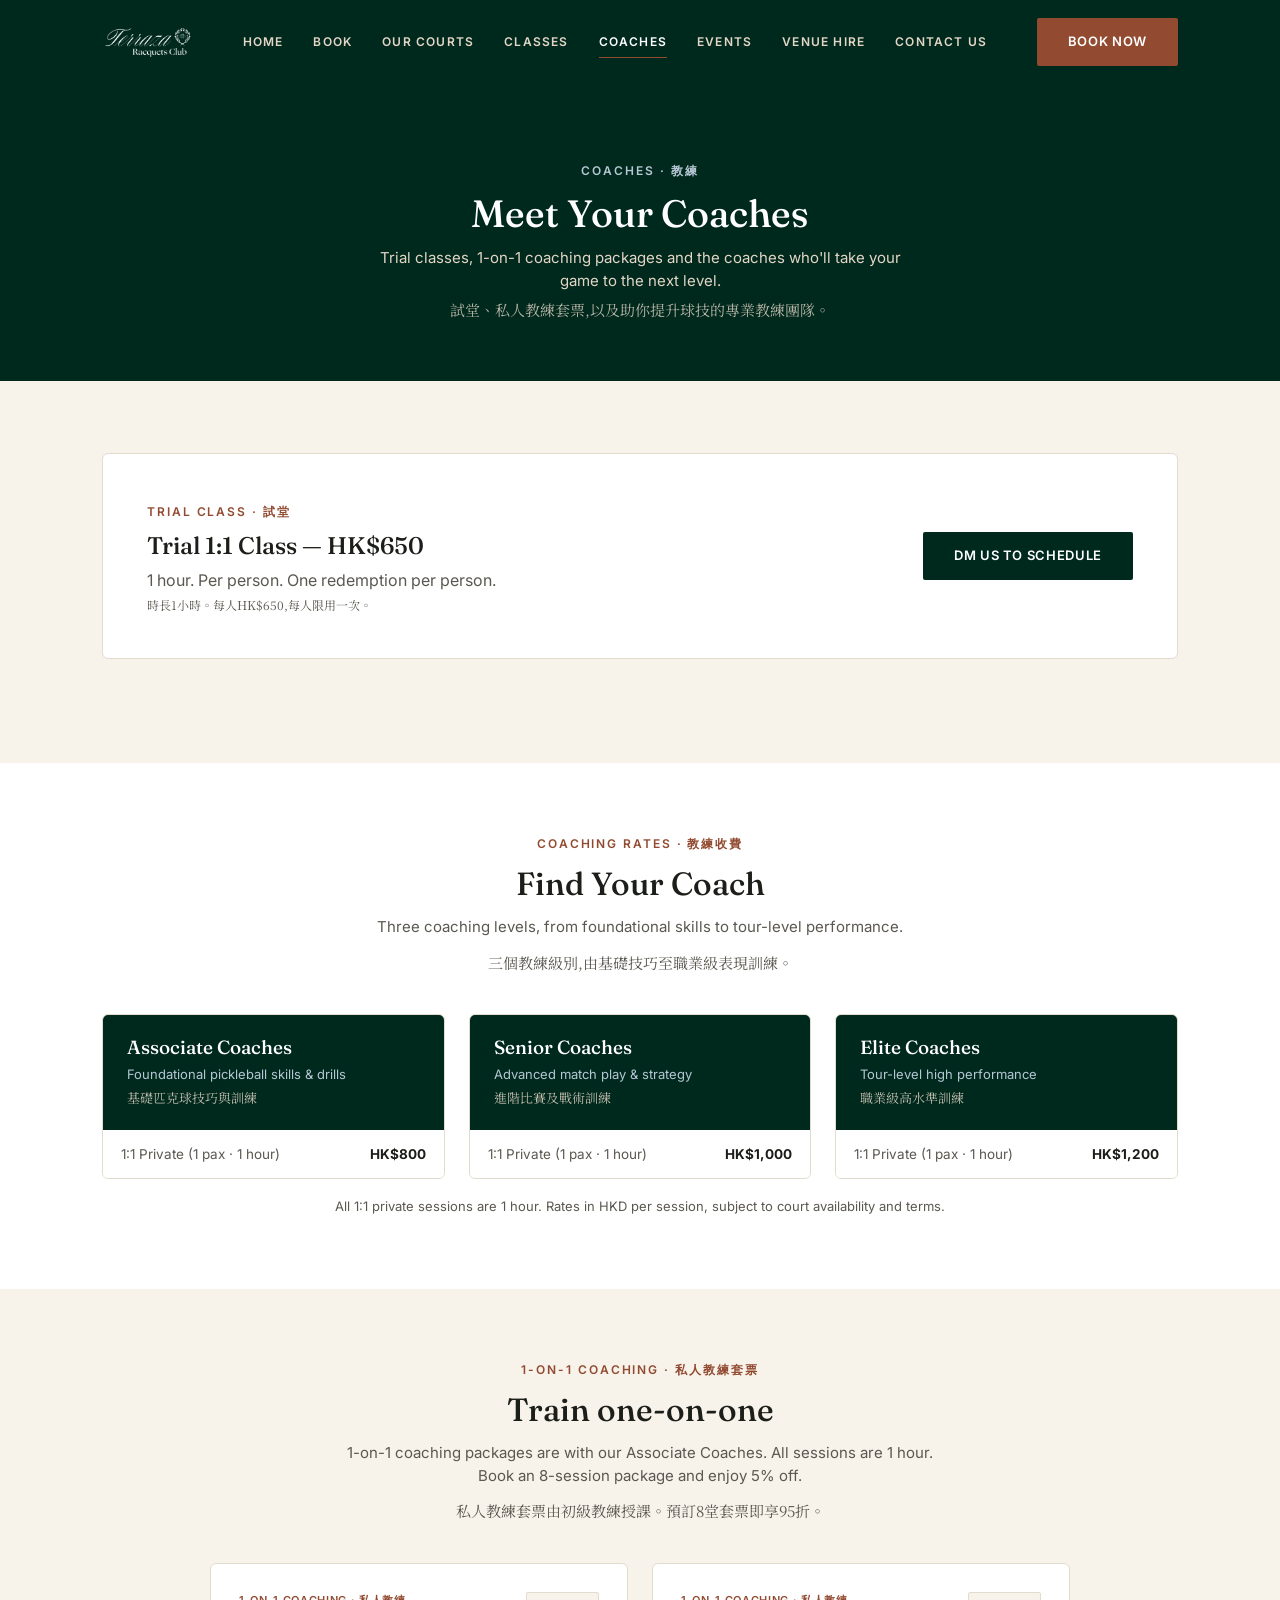
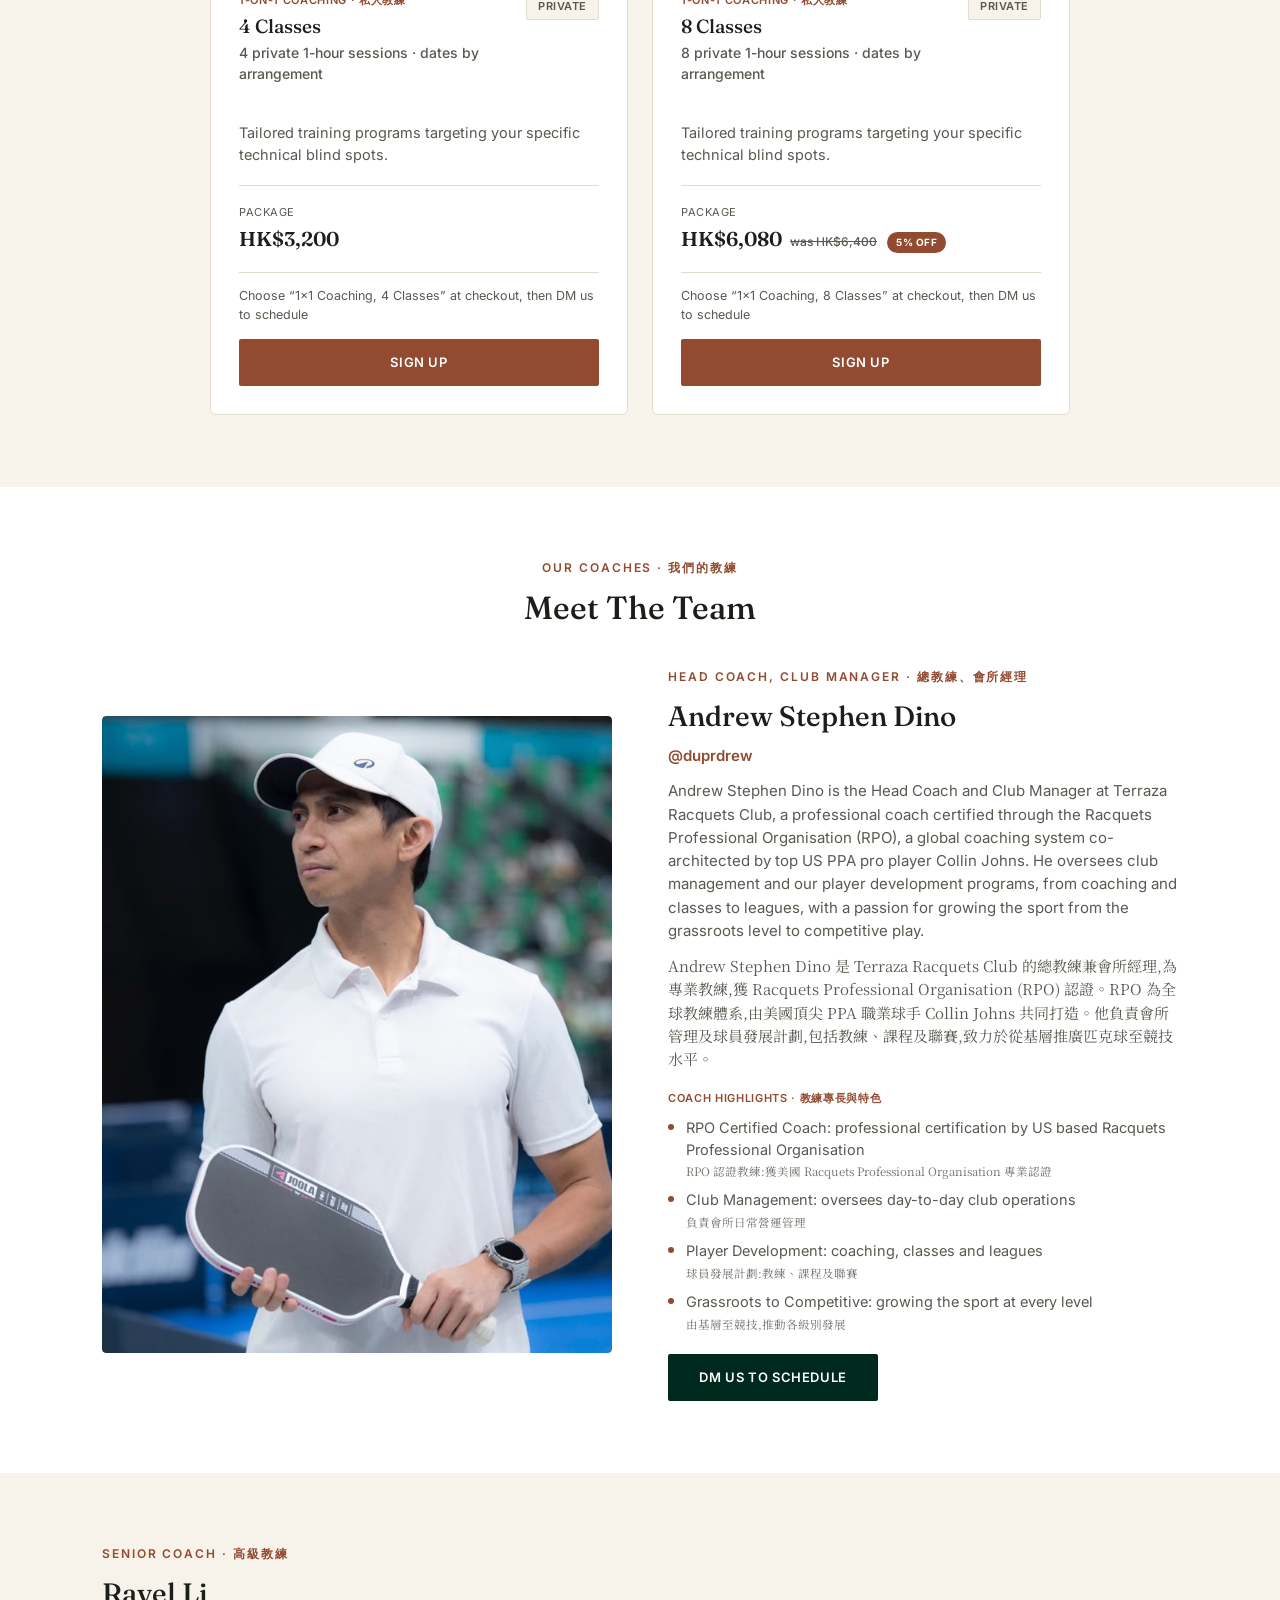
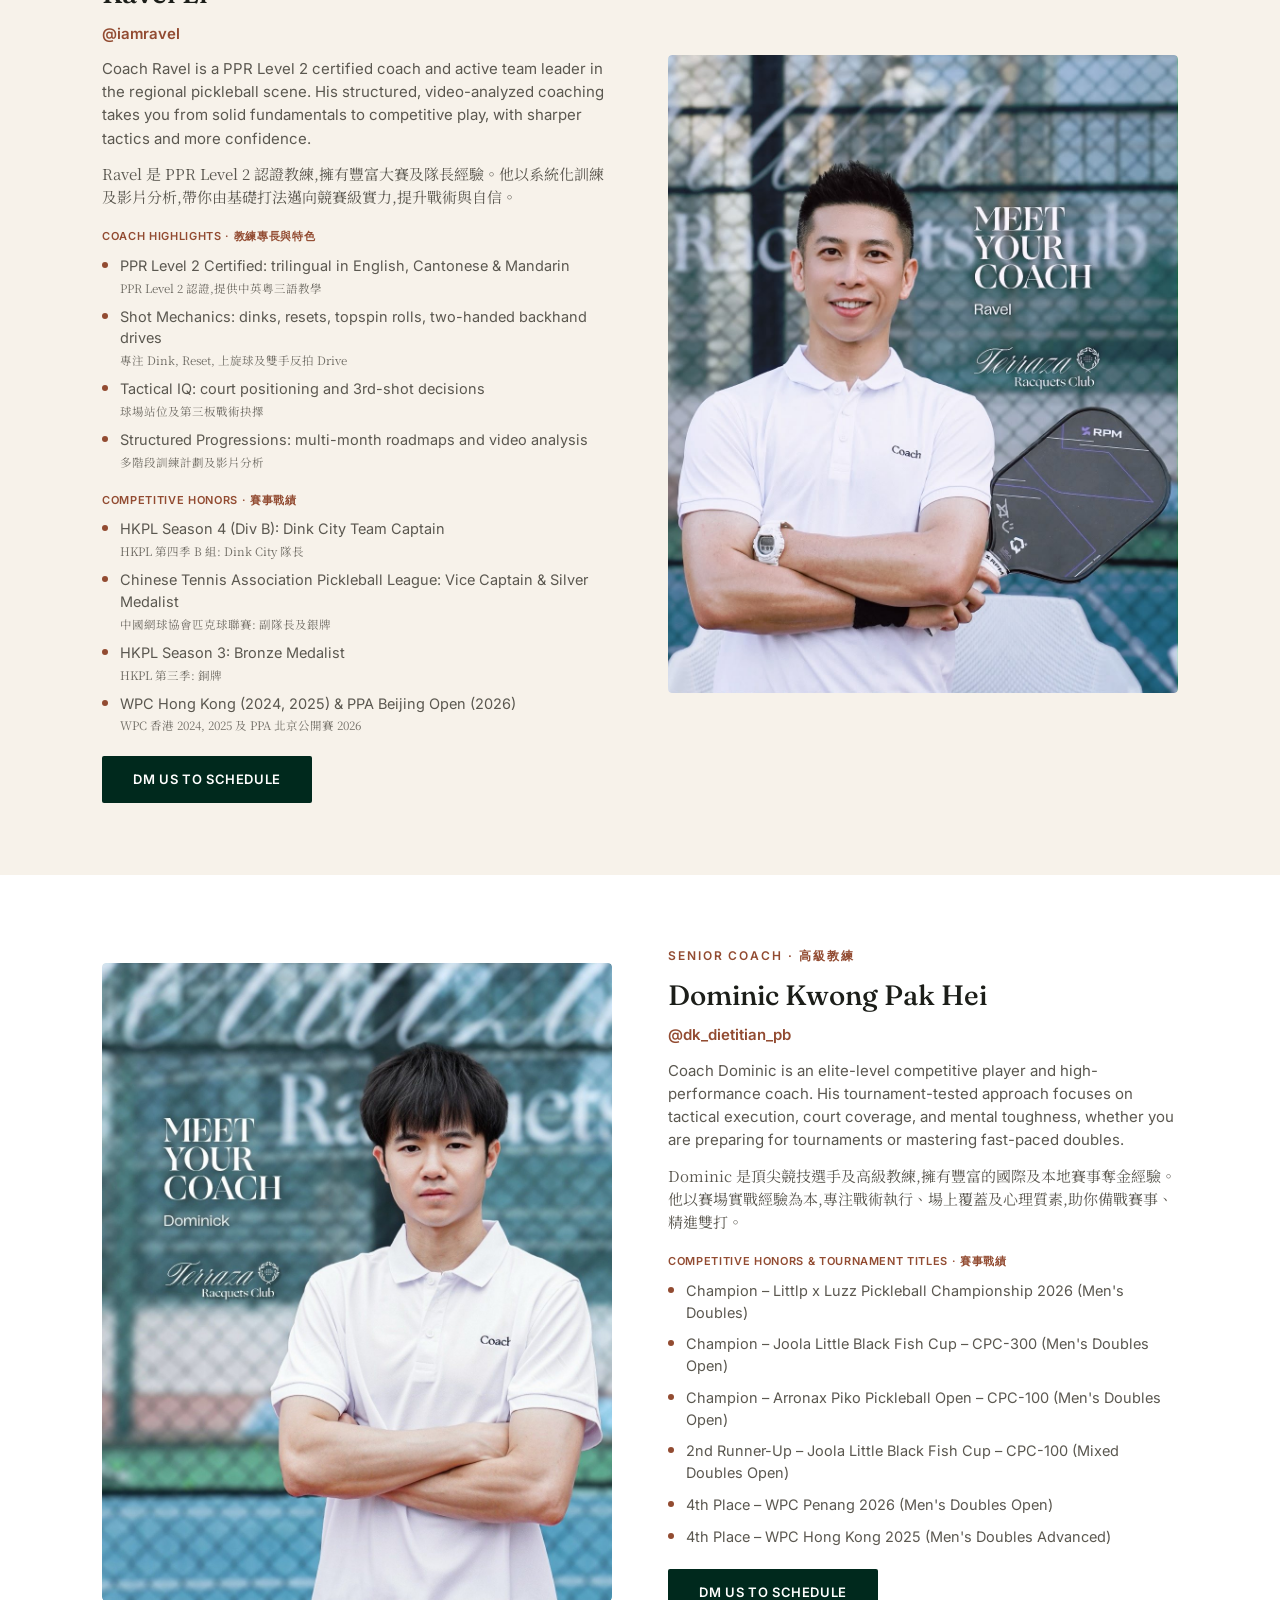
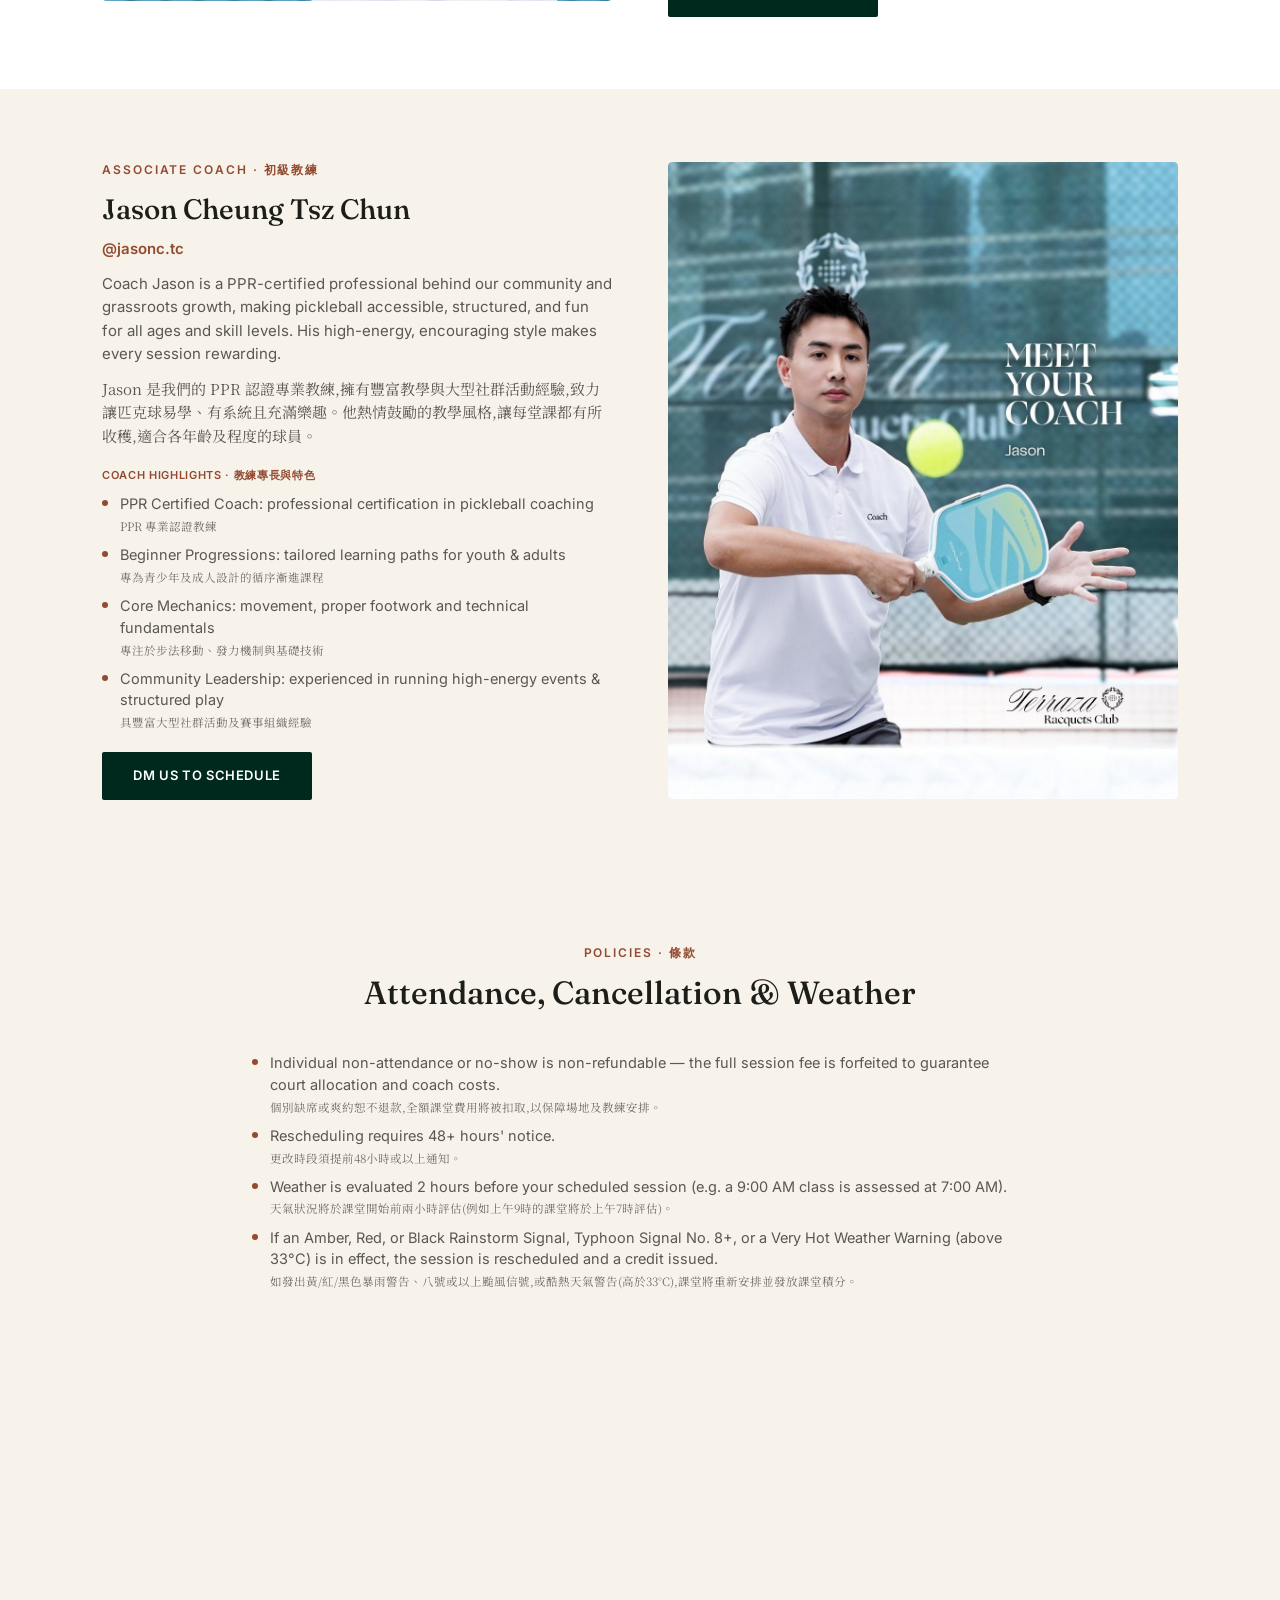
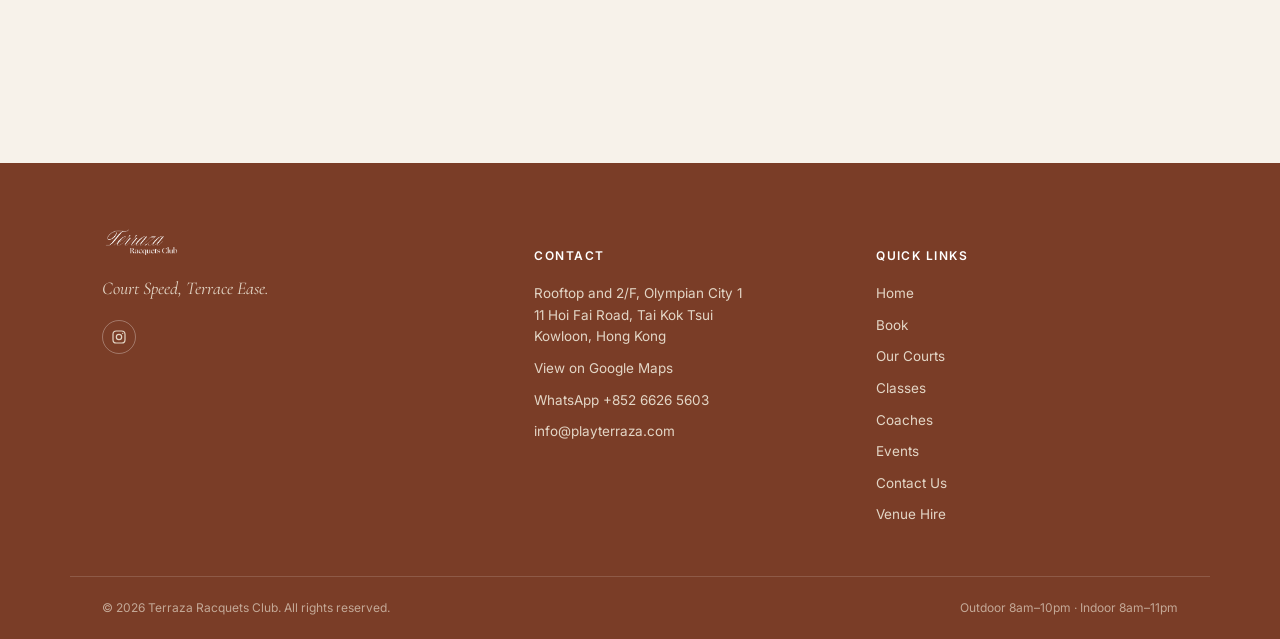
<file: coaches.html>
<!DOCTYPE html>
<html lang="en">
<head>
<meta charset="UTF-8">
<meta name="viewport" content="width=device-width, initial-scale=1.0">
<title>1:1 Pickleball Coaching Hong Kong — Terraza Racquets Club</title>
<meta name="description" content="Pickleball trial class, 1-on-1 coaching packages and our Head, Associate, Senior and Elite coaches at Terraza Racquets Club, Kowloon, Hong Kong.">
<link rel="canonical" href="https://playterraza.com/coaches.html">
<meta property="og:type" content="website">
<meta property="og:site_name" content="Terraza Racquets Club">
<meta property="og:title" content="1:1 Pickleball Coaching Hong Kong — Terraza Racquets Club">
<meta property="og:description" content="Pickleball trial class, 1-on-1 coaching packages and our Head, Associate, Senior and Elite coaches at Terraza Racquets Club, Kowloon, Hong Kong.">
<meta property="og:url" content="https://playterraza.com/coaches.html">
<meta property="og:image" content="https://playterraza.com/assets/og-image.jpg">
<meta property="og:image:width" content="1200">
<meta property="og:image:height" content="630">
<meta property="og:locale" content="en_HK">
<meta name="twitter:card" content="summary_large_image">
<meta name="twitter:title" content="1:1 Pickleball Coaching Hong Kong — Terraza Racquets Club">
<meta name="twitter:description" content="Pickleball trial class, 1-on-1 coaching packages and our Head, Associate, Senior and Elite coaches at Terraza Racquets Club, Kowloon, Hong Kong.">
<meta name="twitter:image" content="https://playterraza.com/assets/og-image.jpg">
<link rel="icon" href="assets/favicon.ico">
<link rel="stylesheet" href="assets/css/style.css?v=20260914">
<style>
.class-card{display:flex;flex-direction:column}
.class-card .level-label{display:block;font-size:11px;font-weight:600;letter-spacing:.06em;text-transform:uppercase;color:var(--terracotta);margin-bottom:8px}
.class-card .learn{font-size:14.5px;color:var(--ink-muted);line-height:1.55;margin:14px 0 0;flex:1}
.class-card .track-price-row{margin:18px 0 14px}
.class-card .discount-tag{margin:0 0 0 10px;vertical-align:middle}
.class-card .was{white-space:nowrap}
.class-card .pick-note{font-size:12.5px;color:var(--ink-muted);margin:0 0 14px;min-height:2.7em}
.split img.coach-portrait{aspect-ratio:4/5;width:100%;height:auto;object-fit:cover;object-position:center top;border-radius:4px}
</style>
</head>
<body>

<!-- ============ NAV ============ -->
<header class="site-nav">
  <div class="wrap">
    <a href="index.html" class="logo"><img src="assets/logo/TRC_Secondary_Lockup_White.png" alt="Terraza Racquets Club"></a>
    <button class="nav-toggle" id="navToggle" type="button" aria-label="Open menu" aria-expanded="false" aria-controls="navLinks"><span></span><span></span><span></span></button>
    <nav>
      <ul class="nav-links" id="navLinks">
        <li><a href="index.html">Home</a></li>
        <li><a href="book.html">Book</a></li>
        <li><a href="our-courts.html">Our Courts</a></li>
        <li><a href="classes-coaches.html">Classes</a></li>
        <li><a href="coaches.html" class="active">Coaches</a></li>
        <li><a href="events.html">Events</a></li>
        <li><a href="venue-hire.html">Venue Hire</a></li>
        <li><a href="contact.html">Contact Us</a></li>
      </ul>
    </nav>
    <div class="nav-cta">
      <a href="book.html" class="btn btn-primary">Book Now</a>
    </div>
  </div>
</header>

<!-- ============ PAGE HEADER ============ -->
<section class="page-header">
  <span class="eyebrow">Coaches · 教練</span>
  <h1>Meet Your Coaches</h1>
  <p class="sub">Trial classes, 1-on-1 coaching packages and the coaches who'll take your game to the next level.</p>
  <p class="sub zh p-zh">試堂、私人教練套票,以及助你提升球技的專業教練團隊。</p>
</section>

<!-- ============ TRIAL ============ -->
<section>
  <div class="wrap">
    <div class="book-block reveal" style="display:flex; justify-content:space-between; align-items:center; flex-wrap:wrap; gap:20px;">
      <div>
        <span class="eyebrow" style="color:var(--terracotta);">Trial Class · 試堂</span>
        <h2 style="margin-top:10px;">Trial 1:1 Class — HK$650</h2>
        <p style="margin-top:8px; color:var(--ink-muted);">1 hour. Per person. One redemption per person.</p>
        <p class="zh p-zh">時長1小時。每人HK$650,每人限用一次。</p>
      </div>
      <a href="https://wa.me/85266265603?text=Hi%20Terraza%2C%20I%27d%20like%20to%20book%20a%20trial%20class" class="btn btn-dark" target="_blank" rel="noopener">DM Us to Schedule</a>
    </div>
  </div>
</section>

<!-- ============ COACHING RATES ============ -->
<section class="section-alt">
  <div class="wrap">
    <div class="section-head reveal">
      <span class="eyebrow" style="color:var(--terracotta)">Coaching Rates · 教練收費</span>
      <h2>Find Your Coach</h2>
      <p>Three coaching levels, from foundational skills to tour-level performance.</p>
      <p class="zh p-zh">三個教練級別,由基礎技巧至職業級表現訓練。</p>
    </div>
    <div class="pricing-tiers">
      <div class="pricing-tier-card reveal">
        <div class="pricing-tier-head">
          <h3>Associate Coaches</h3>
          <p>Foundational pickleball skills &amp; drills</p>
          <p class="zh p-zh" style="color:var(--stucco); opacity:0.85;">基礎匹克球技巧與訓練</p>
        </div>
        <table class="pricing-table pricing-table-tier">
          <tbody>
            <tr><td>1:1 Private (1 pax · 1 hour)</td><td><strong>HK$800</strong></td></tr>
          </tbody>
        </table>
      </div>
      <div class="pricing-tier-card reveal delay-1">
        <div class="pricing-tier-head">
          <h3>Senior Coaches</h3>
          <p>Advanced match play &amp; strategy</p>
          <p class="zh p-zh" style="color:var(--stucco); opacity:0.85;">進階比賽及戰術訓練</p>
        </div>
        <table class="pricing-table pricing-table-tier">
          <tbody>
            <tr><td>1:1 Private (1 pax · 1 hour)</td><td><strong>HK$1,000</strong></td></tr>
          </tbody>
        </table>
      </div>
      <div class="pricing-tier-card reveal delay-2">
        <div class="pricing-tier-head">
          <h3>Elite Coaches</h3>
          <p>Tour-level high performance</p>
          <p class="zh p-zh" style="color:var(--stucco); opacity:0.85;">職業級高水準訓練</p>
        </div>
        <table class="pricing-table pricing-table-tier">
          <tbody>
            <tr><td>1:1 Private (1 pax · 1 hour)</td><td><strong>HK$1,200</strong></td></tr>
          </tbody>
        </table>
      </div>
    </div>
    <p style="margin-top:18px; font-size:13px; color:var(--ink-muted); text-align:center;">All 1:1 private sessions are 1 hour. Rates in HKD per session, subject to court availability and terms.</p>
  </div>
</section>

<!-- ============ 1-ON-1 PACKAGES ============ -->
<section>
  <div class="wrap">
    <div class="section-head reveal">
      <span class="eyebrow" style="color:var(--terracotta)">1-on-1 Coaching · 私人教練套票</span>
      <h2>Train one-on-one</h2>
      <p>1-on-1 coaching packages are with our Associate Coaches. All sessions are 1 hour. Book an 8-session package and enjoy 5% off.</p>
      <p class="zh p-zh">私人教練套票由初級教練授課。預訂8堂套票即享95折。</p>
    </div>
    <div class="track-cards" style="max-width:860px;margin-left:auto;margin-right:auto">
      <div class="track-card class-card reveal">
        <div class="track-card-top">
          <div><span class="level-label">1-on-1 Coaching · 私人教練</span><h3>4 Classes</h3><p class="track-time">4 private 1-hour sessions · dates by arrangement</p></div>
          <span class="track-venue-tag">Private</span>
        </div>
        <p class="learn">Tailored training programs targeting your specific technical blind spots.</p>
        <div class="track-price-row"><div class="track-price-item"><span class="label">Package</span><span class="value">HK$3,200</span></div></div>
        <p class="pick-note">Choose “1x1 Coaching, 4 Classes” at checkout, then DM us to schedule</p>
        <a href="https://waterfall.com.hk/product/sep-adult-pickleball-classes/" class="btn btn-primary" target="_blank" rel="noopener" style="width:100%; justify-content:center;">Sign Up</a>
      </div>
      <div class="track-card class-card reveal">
        <div class="track-card-top">
          <div><span class="level-label">1-on-1 Coaching · 私人教練</span><h3>8 Classes</h3><p class="track-time">8 private 1-hour sessions · dates by arrangement</p></div>
          <span class="track-venue-tag">Private</span>
        </div>
        <p class="learn">Tailored training programs targeting your specific technical blind spots.</p>
        <div class="track-price-row"><div class="track-price-item"><span class="label">Package</span><span class="value">HK$6,080 <span class="was">was HK$6,400</span></span><span class="discount-tag">5% OFF</span></div></div>
        <p class="pick-note">Choose “1x1 Coaching, 8 Classes” at checkout, then DM us to schedule</p>
        <a href="https://waterfall.com.hk/product/sep-adult-pickleball-classes/" class="btn btn-primary" target="_blank" rel="noopener" style="width:100%; justify-content:center;">Sign Up</a>
      </div>
    </div>
  </div>
</section>

<!-- ============ OUR COACHES ============ -->
<section class="section-alt">
  <div class="wrap">
    <div class="section-head reveal">
      <span class="eyebrow" style="color:var(--terracotta)">Our Coaches · 我們的教練</span>
      <h2>Meet The Team</h2>
    </div>
    <div class="split">
      <div class="split-media reveal-zoom">
        <img src="assets/photos/andrew-coach.jpeg" alt="Andrew Stephen Dino, Head Coach and Club Manager at Terraza Racquets Club" class="coach-portrait" loading="lazy">
      </div>
      <div class="reveal">
        <span class="eyebrow" style="color:var(--terracotta); display:block; margin-bottom:14px;">Head Coach, Club Manager · 總教練、會所經理</span>
        <h2>Andrew Stephen Dino</h2>
        <p style="color:var(--ink); font-weight:600; margin-bottom:12px;"><a href="https://www.instagram.com/duprdrew/" target="_blank" rel="noopener" style="color:var(--terracotta)">@duprdrew</a></p>
        <p>Andrew Stephen Dino is the Head Coach and Club Manager at Terraza Racquets Club, a professional coach certified through the Racquets Professional Organisation (RPO), a global coaching system co-architected by top US PPA pro player Collin Johns. He oversees club management and our player development programs, from coaching and classes to leagues, with a passion for growing the sport from the grassroots level to competitive play.</p>
        <p class="zh p-zh" style="margin-bottom:16px;">Andrew Stephen Dino 是 Terraza Racquets Club 的總教練兼會所經理,為專業教練,獲 Racquets Professional Organisation (RPO) 認證。RPO 為全球教練體系,由美國頂尖 PPA 職業球手 Collin Johns 共同打造。他負責會所管理及球員發展計劃,包括教練、課程及聯賽,致力於從基層推廣匹克球至競技水平。</p>
        <span class="track-dates-label" style="display:block;margin:20px 0 10px;">Coach Highlights · 教練專長與特色</span>
        <ul class="bullet-list"><li>RPO Certified Coach: professional certification by US based Racquets Professional Organisation<span class="zh-inline">RPO 認證教練:獲美國 Racquets Professional Organisation 專業認證</span></li><li>Club Management: oversees day-to-day club operations<span class="zh-inline">負責會所日常營運管理</span></li><li>Player Development: coaching, classes and leagues<span class="zh-inline">球員發展計劃:教練、課程及聯賽</span></li><li>Grassroots to Competitive: growing the sport at every level<span class="zh-inline">由基層至競技,推動各級別發展</span></li></ul>
        <a href="https://wa.me/85266265603?text=Hi%20Terraza%2C%20I%27d%20like%20to%20book%20a%20class%20with%20Andrew" class="btn btn-dark" target="_blank" rel="noopener">DM Us to Schedule</a>
      </div>
    </div>
  </div>
</section>

<section>
  <div class="wrap">
    <div class="split reverse">
      <div class="split-media reveal-zoom">
        <img src="assets/photos/coach-ravel.jpg" alt="Coach Ravel Li, senior coach at Terraza Racquets Club" class="coach-portrait" loading="lazy">
      </div>
      <div class="reveal">
        <span class="eyebrow" style="color:var(--terracotta); display:block; margin-bottom:14px;">Senior Coach · 高級教練</span>
        <h2>Ravel Li</h2>
        <p style="color:var(--ink); font-weight:600; margin-bottom:12px;"><a href="https://www.instagram.com/iamravel/" target="_blank" rel="noopener" style="color:var(--terracotta)">@iamravel</a></p>
        <p>Coach Ravel is a PPR Level 2 certified coach and active team leader in the regional pickleball scene. His structured, video-analyzed coaching takes you from solid fundamentals to competitive play, with sharper tactics and more confidence.</p><p class="zh p-zh" style="margin-bottom:16px;">Ravel 是 PPR Level 2 認證教練,擁有豐富大賽及隊長經驗。他以系統化訓練及影片分析,帶你由基礎打法邁向競賽級實力,提升戰術與自信。</p>
        <span class="track-dates-label" style="display:block;margin:20px 0 10px;">Coach Highlights · 教練專長與特色</span>
        <ul class="bullet-list"><li>PPR Level 2 Certified: trilingual in English, Cantonese &amp; Mandarin<span class="zh-inline">PPR Level 2 認證,提供中英粵三語教學</span></li><li>Shot Mechanics: dinks, resets, topspin rolls, two-handed backhand drives<span class="zh-inline">專注 Dink, Reset, 上旋球及雙手反拍 Drive</span></li><li>Tactical IQ: court positioning and 3rd-shot decisions<span class="zh-inline">球場站位及第三板戰術抉擇</span></li><li>Structured Progressions: multi-month roadmaps and video analysis<span class="zh-inline">多階段訓練計劃及影片分析</span></li></ul>
        <span class="track-dates-label" style="display:block;margin:20px 0 10px;">Competitive Honors · 賽事戰績</span>
        <ul class="bullet-list"><li>HKPL Season 4 (Div B): Dink City Team Captain<span class="zh-inline">HKPL 第四季 B 組: Dink City 隊長</span></li><li>Chinese Tennis Association Pickleball League: Vice Captain &amp; Silver Medalist<span class="zh-inline">中國網球協會匹克球聯賽: 副隊長及銀牌</span></li><li>HKPL Season 3: Bronze Medalist<span class="zh-inline">HKPL 第三季: 銅牌</span></li><li>WPC Hong Kong (2024, 2025) &amp; PPA Beijing Open (2026)<span class="zh-inline">WPC 香港 2024, 2025 及 PPA 北京公開賽 2026</span></li></ul>
        <a href="https://wa.me/85266265603?text=Hi%20Terraza%2C%20I%27d%20like%20to%20book%20a%20class%20with%20Ravel" class="btn btn-dark" target="_blank" rel="noopener">DM Us to Schedule</a>
      </div>
    </div>
  </div>
</section>

<section class="section-alt">
  <div class="wrap">
    <div class="split">
      <div class="split-media reveal-zoom">
        <img src="assets/photos/coach-dominic.jpg" alt="Coach Dominic Kwong Pak Hei, senior coach at Terraza Racquets Club" class="coach-portrait" loading="lazy">
      </div>
      <div class="reveal">
        <span class="eyebrow" style="color:var(--terracotta); display:block; margin-bottom:14px;">Senior Coach · 高級教練</span>
        <h2>Dominic Kwong Pak Hei</h2>
        <p style="color:var(--ink); font-weight:600; margin-bottom:12px;"><a href="https://www.instagram.com/dk_dietitian_pb/" target="_blank" rel="noopener" style="color:var(--terracotta)">@dk_dietitian_pb</a></p>
        <p>Coach Dominic is an elite-level competitive player and high-performance coach. His tournament-tested approach focuses on tactical execution, court coverage, and mental toughness, whether you are preparing for tournaments or mastering fast-paced doubles.</p><p class="zh p-zh" style="margin-bottom:16px;">Dominic 是頂尖競技選手及高級教練,擁有豐富的國際及本地賽事奪金經驗。他以賽場實戰經驗為本,專注戰術執行、場上覆蓋及心理質素,助你備戰賽事、精進雙打。</p>
        <span class="track-dates-label" style="display:block;margin:20px 0 10px;">Competitive Honors &amp; Tournament Titles · 賽事戰績</span>
        <ul class="bullet-list"><li>Champion – Littlp x Luzz Pickleball Championship 2026 (Men's Doubles)</li><li>Champion – Joola Little Black Fish Cup – CPC-300 (Men's Doubles Open)</li><li>Champion – Arronax Piko Pickleball Open – CPC-100 (Men's Doubles Open)</li><li>2nd Runner-Up – Joola Little Black Fish Cup – CPC-100 (Mixed Doubles Open)</li><li>4th Place – WPC Penang 2026 (Men's Doubles Open)</li><li>4th Place – WPC Hong Kong 2025 (Men's Doubles Advanced)</li></ul>
        <a href="https://wa.me/85266265603?text=Hi%20Terraza%2C%20I%27d%20like%20to%20book%20a%20class%20with%20Dominic" class="btn btn-dark" target="_blank" rel="noopener">DM Us to Schedule</a>
      </div>
    </div>
  </div>
</section>

<section>
  <div class="wrap">
    <div class="split reverse">
      <div class="split-media reveal-zoom">
        <img src="assets/photos/coach-jason.jpg" alt="Coach Jason Cheung Tsz Chun, PPR-certified associate coach at Terraza Racquets Club" class="coach-portrait" loading="lazy">
      </div>
      <div class="reveal">
        <span class="eyebrow" style="color:var(--terracotta); display:block; margin-bottom:14px;">Associate Coach · 初級教練</span>
        <h2>Jason Cheung Tsz Chun</h2>
        <p style="color:var(--ink); font-weight:600; margin-bottom:12px;"><a href="https://www.instagram.com/jasonc.tc/" target="_blank" rel="noopener" style="color:var(--terracotta)">@jasonc.tc</a></p>
        <p>Coach Jason is a PPR-certified professional behind our community and grassroots growth, making pickleball accessible, structured, and fun for all ages and skill levels. His high-energy, encouraging style makes every session rewarding.</p><p class="zh p-zh" style="margin-bottom:16px;">Jason 是我們的 PPR 認證專業教練,擁有豐富教學與大型社群活動經驗,致力讓匹克球易學、有系統且充滿樂趣。他熱情鼓勵的教學風格,讓每堂課都有所收穫,適合各年齡及程度的球員。</p>
        <span class="track-dates-label" style="display:block;margin:20px 0 10px;">Coach Highlights · 教練專長與特色</span>
        <ul class="bullet-list"><li>PPR Certified Coach: professional certification in pickleball coaching<span class="zh-inline">PPR 專業認證教練</span></li><li>Beginner Progressions: tailored learning paths for youth &amp; adults<span class="zh-inline">專為青少年及成人設計的循序漸進課程</span></li><li>Core Mechanics: movement, proper footwork and technical fundamentals<span class="zh-inline">專注於步法移動、發力機制與基礎技術</span></li><li>Community Leadership: experienced in running high-energy events &amp; structured play<span class="zh-inline">具豐富大型社群活動及賽事組織經驗</span></li></ul>
        <a href="https://wa.me/85266265603?text=Hi%20Terraza%2C%20I%27d%20like%20to%20book%20a%20class%20with%20Jason" class="btn btn-dark" target="_blank" rel="noopener">DM Us to Schedule</a>
      </div>
    </div>
  </div>
</section>

<!-- ============ POLICY ============ -->
<section>
  <div class="wrap" style="max-width:840px;">
    <div class="section-head reveal">
      <span class="eyebrow" style="color:var(--terracotta)">Policies · 條款</span>
      <h2>Attendance, Cancellation &amp; Weather</h2>
    </div>
    <ul class="bullet-list reveal">
      <li>Individual non-attendance or no-show is non-refundable — the full session fee is forfeited to guarantee court allocation and coach costs.<span class="zh-inline">個別缺席或爽約恕不退款,全額課堂費用將被扣取,以保障場地及教練安排。</span></li>
      <li>Rescheduling requires 48+ hours' notice.<span class="zh-inline">更改時段須提前48小時或以上通知。</span></li>
      <li>Weather is evaluated 2 hours before your scheduled session (e.g. a 9:00 AM class is assessed at 7:00 AM).<span class="zh-inline">天氣狀況將於課堂開始前兩小時評估(例如上午9時的課堂將於上午7時評估)。</span></li>
      <li>If an Amber, Red, or Black Rainstorm Signal, Typhoon Signal No. 8+, or a Very Hot Weather Warning (above 33°C) is in effect, the session is rescheduled and a credit issued.<span class="zh-inline">如發出黃/紅/黑色暴雨警告、八號或以上颱風信號,或酷熱天氣警告(高於33°C),課堂將重新安排並發放課堂積分。</span></li>
    </ul>
  </div>
</section>

<!-- ============ MAP ============ -->
<div class="map-embed reveal">
  <iframe src="https://www.google.com/maps?q=Terraza+Racquets+Club,+11+Hoi+Fai+Road,+Tai+Kok+Tsui,+Hong+Kong&output=embed" loading="lazy" referrerpolicy="no-referrer-when-downgrade"></iframe>
</div>

<!-- ============ FOOTER ============ -->
<footer class="site-footer">
  <div class="wrap footer-top">
    <div class="footer-grid">
      <div>
        <div class="footer-logo"><img src="assets/logo/TRC_Logotype_White.png" alt="Terraza Racquets Club"></div>
        <p class="footer-tagline">Court Speed, Terrace Ease.</p>
        <div class="footer-social">
          <a href="https://www.instagram.com/playterraza/" target="_blank" rel="noopener" aria-label="Terraza Racquets Club on Instagram">
            <svg viewBox="0 0 24 24" fill="none" stroke-width="1.8"><rect x="3" y="3" width="18" height="18" rx="5"/><circle cx="12" cy="12" r="4"/><circle cx="17.5" cy="6.5" r="1" fill="currentColor" stroke="none"/></svg>
          </a>
        </div>
      </div>
      <div class="footer-col">
        <h5>Contact</h5>
        <p>Rooftop and 2/F, Olympian City 1<br>11 Hoi Fai Road, Tai Kok Tsui<br>Kowloon, Hong Kong</p>
        <a href="https://www.google.com/maps?cid=9215722536737875311" target="_blank" rel="noopener">View on Google Maps</a>
        <a href="https://wa.me/85266265603" target="_blank" rel="noopener">WhatsApp +852 6626 5603</a>
        <a href="mailto:info@playterraza.com">info@playterraza.com</a>
      </div>
      <div class="footer-col">
        <h5>Quick Links</h5>
        <a href="index.html">Home</a>
        <a href="book.html">Book</a>
        <a href="our-courts.html">Our Courts</a>
        <a href="classes-coaches.html">Classes</a>
        <a href="coaches.html">Coaches</a>
        <a href="events.html">Events</a>
        <a href="contact.html">Contact Us</a>
        <a href="venue-hire.html">Venue Hire</a>
      </div>
    </div>
  </div>
  <div class="wrap footer-bottom">
    <span>&copy; 2026 Terraza Racquets Club. All rights reserved.</span>
    <span>Outdoor 8am–10pm · Indoor 8am–11pm</span>
  </div>
</footer>

<script src="assets/js/nav.js?v=20261106"></script>
<script src="assets/js/scroll-reveal.js?v=20260914"></script>
</body>
</html>
</file>
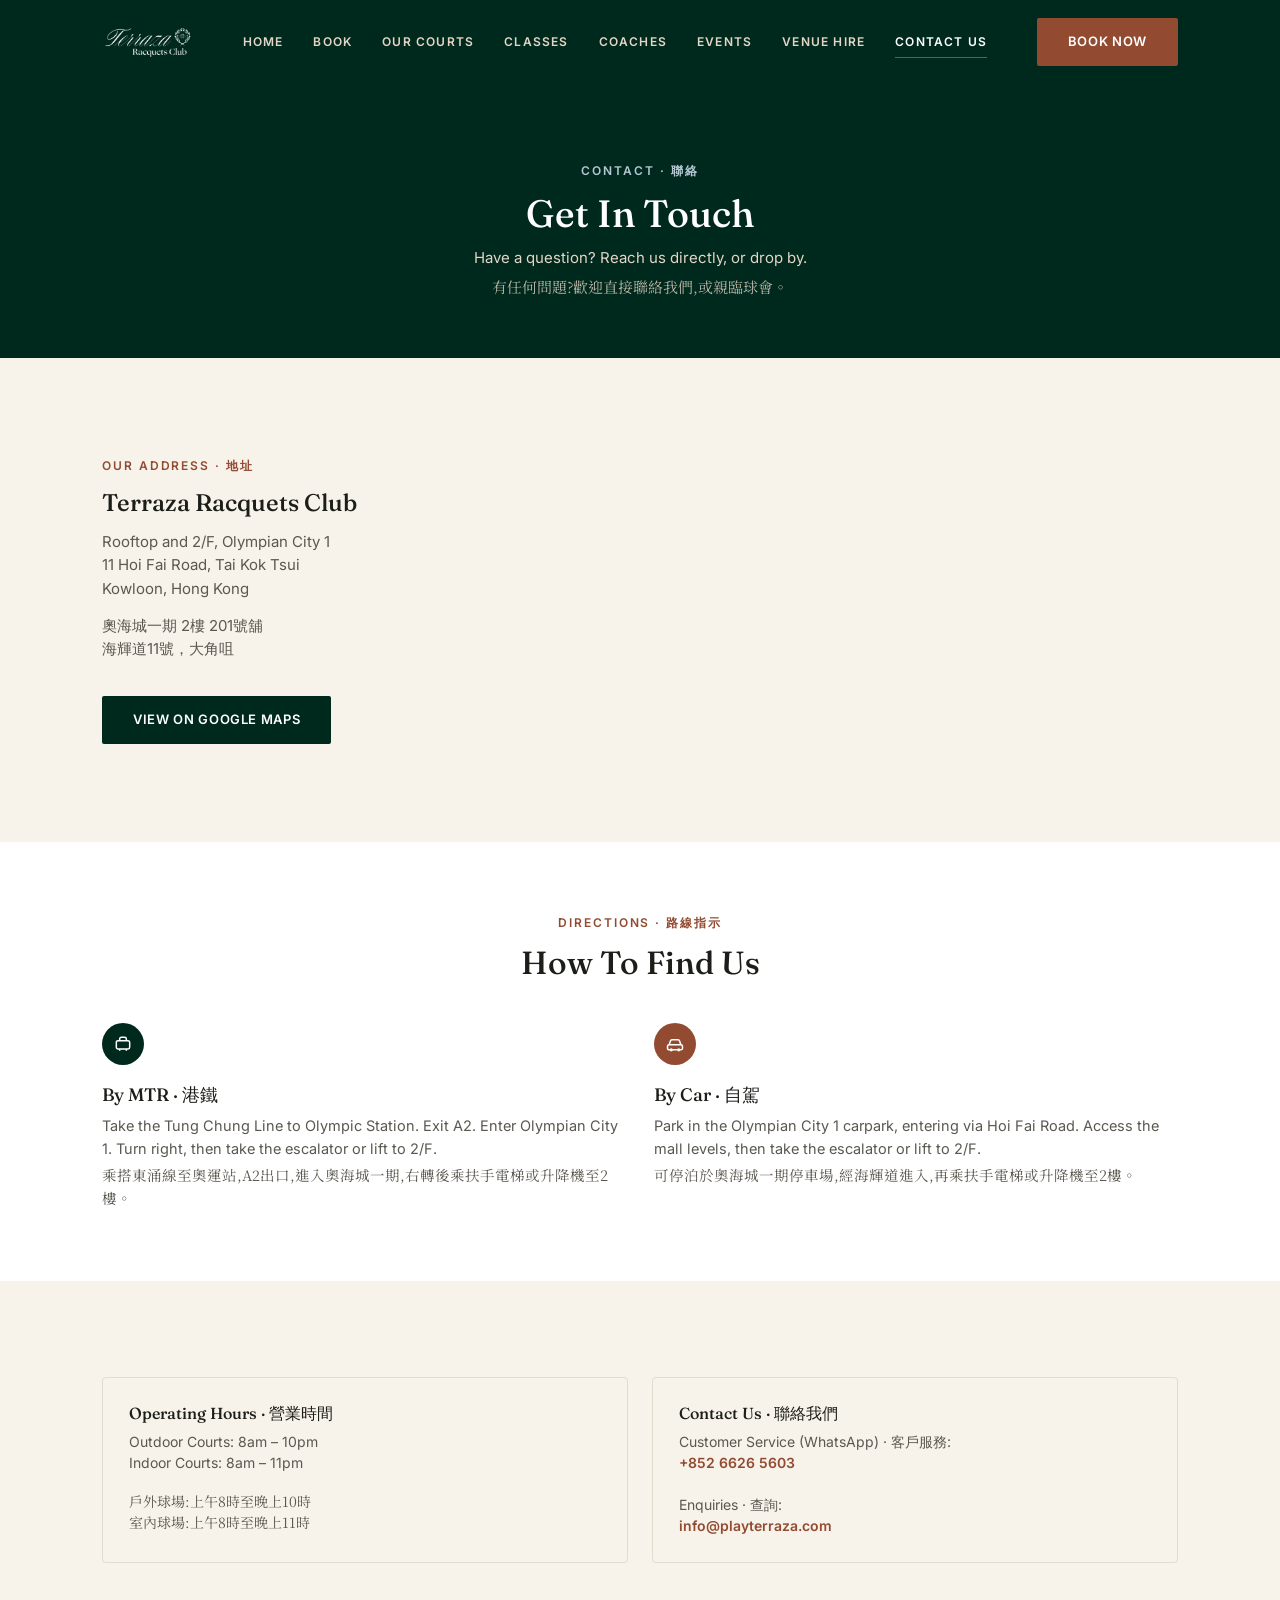
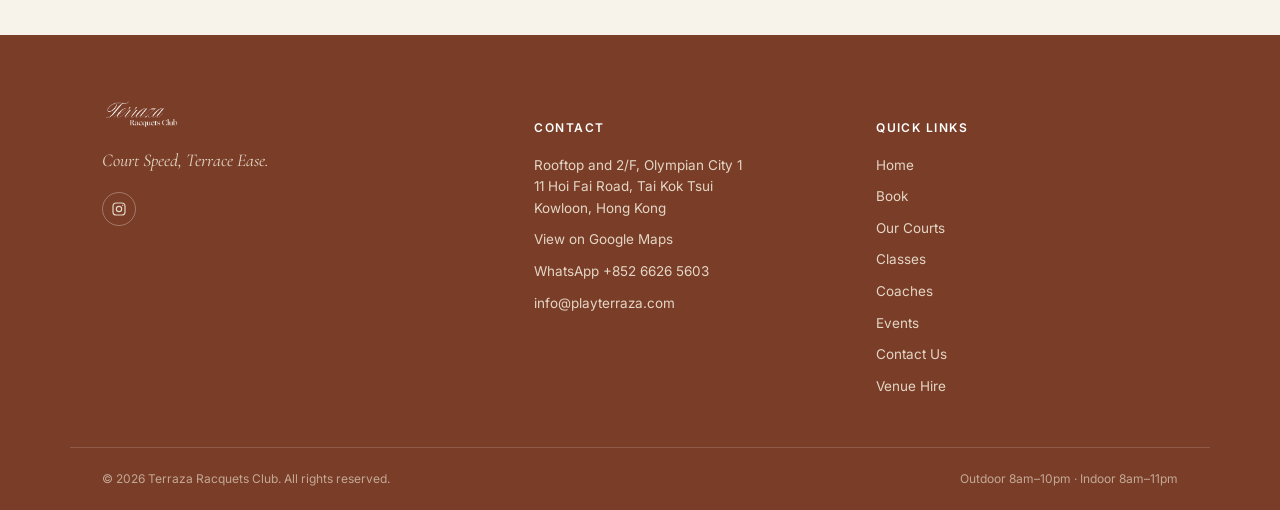
<file: contact.html>
<!DOCTYPE html>
<html lang="en">
<head>
<meta charset="UTF-8">
<meta name="viewport" content="width=device-width, initial-scale=1.0">
<title>Contact Us — Pickleball Courts in Olympian City, Tai Kok Tsui</title>
<meta name="description" content="Find Terraza Racquets Club pickleball courts at Olympian City 1, Tai Kok Tsui, Kowloon — address, directions, operating hours, WhatsApp & email.">
<link rel="canonical" href="https://playterraza.com/contact.html">
<meta property="og:type" content="website">
<meta property="og:site_name" content="Terraza Racquets Club">
<meta property="og:title" content="Contact Us — Pickleball Courts in Olympian City, Tai Kok Tsui">
<meta property="og:description" content="Find Terraza Racquets Club pickleball courts at Olympian City 1, Tai Kok Tsui, Kowloon — address, directions, operating hours, WhatsApp & email.">
<meta property="og:url" content="https://playterraza.com/contact.html">
<meta property="og:image" content="https://playterraza.com/assets/og-image.jpg">
<meta property="og:image:width" content="1200">
<meta property="og:image:height" content="630">
<meta property="og:locale" content="en_HK">
<meta name="twitter:card" content="summary_large_image">
<meta name="twitter:title" content="Contact Us — Pickleball Courts in Olympian City, Tai Kok Tsui">
<meta name="twitter:description" content="Find Terraza Racquets Club pickleball courts at Olympian City 1, Tai Kok Tsui, Kowloon — address, directions, operating hours, WhatsApp & email.">
<meta name="twitter:image" content="https://playterraza.com/assets/og-image.jpg">
<link rel="icon" href="assets/favicon.ico">
<link rel="stylesheet" href="assets/css/style.css?v=20260914">
</head>
<body>

<!-- ============ NAV ============ -->
<header class="site-nav">
  <div class="wrap">
    <a href="index.html" class="logo"><img src="assets/logo/TRC_Secondary_Lockup_White.png" alt="Terraza Racquets Club"></a>
    <button class="nav-toggle" id="navToggle" type="button" aria-label="Open menu" aria-expanded="false" aria-controls="navLinks"><span></span><span></span><span></span></button>
    <nav>
      <ul class="nav-links" id="navLinks">
        <li><a href="index.html">Home</a></li>
        <li><a href="book.html">Book</a></li>
        <li><a href="our-courts.html">Our Courts</a></li>
        <li><a href="classes-coaches.html">Classes</a></li>
        <li><a href="coaches.html">Coaches</a></li>
        <li><a href="events.html">Events</a></li>
        <li><a href="venue-hire.html">Venue Hire</a></li>
        <li><a href="contact.html" class="active">Contact Us</a></li>
      </ul>
    </nav>
    <div class="nav-cta">
      <a href="book.html" class="btn btn-primary">Book Now</a>
    </div>
  </div>
</header>

<!-- ============ PAGE HEADER ============ -->
<section class="page-header">
  <span class="eyebrow">Contact · 聯絡</span>
  <h1>Get In Touch</h1>
  <p class="sub">Have a question? Reach us directly, or drop by.</p>
  <p class="sub zh p-zh">有任何問題?歡迎直接聯絡我們,或親臨球會。</p>
</section>

<!-- ============ ADDRESS + MAP ============ -->
<section>
  <div class="wrap">
    <div class="split">
      <div class="reveal">
        <span class="eyebrow" style="color:var(--terracotta); display:block; margin-bottom:14px;">Our Address · 地址</span>
        <h2 style="font-size:24px;">Terraza Racquets Club</h2>
        <p style="margin-top:14px;">Rooftop and 2/F, Olympian City 1<br>11 Hoi Fai Road, Tai Kok Tsui<br>Kowloon, Hong Kong</p>
        <p style="margin-top:14px;">奧海城一期 2樓 201號舖<br>海輝道11號，大角咀</p>
        <a href="https://www.google.com/maps?cid=9215722536737875311" class="btn btn-dark" target="_blank" rel="noopener" style="margin-top:24px;">View on Google Maps</a>
      </div>
      <div class="split-media map-embed reveal delay-1" style="border-radius:4px; overflow:hidden;">
        <iframe src="https://www.google.com/maps?q=Terraza+Racquets+Club,+11+Hoi+Fai+Road,+Tai+Kok+Tsui,+Hong+Kong&output=embed" loading="lazy" referrerpolicy="no-referrer-when-downgrade" style="height:100%; min-height:340px;"></iframe>
      </div>
    </div>
  </div>
</section>

<!-- ============ DIRECTIONS ============ -->
<section class="section-alt">
  <div class="wrap">
    <div class="section-head reveal">
      <span class="eyebrow" style="color:var(--terracotta);">Directions · 路線指示</span>
      <h2>How To Find Us</h2>
    </div>
    <div class="grid-2">
      <div class="feature-card reveal">
        <div class="feature-icon" style="background:var(--verde-oscuro)">
          <svg viewBox="0 0 24 24" fill="none" stroke="currentColor" stroke-width="1.8"><rect x="4" y="8" width="16" height="10" rx="2"/><path d="M8 8V6a2 2 0 012-2h4a2 2 0 012 2v2M8 18v2M16 18v2"/></svg>
        </div>
        <h3>By MTR · 港鐵</h3>
        <p>Take the Tung Chung Line to Olympic Station. Exit A2. Enter Olympian City 1. Turn right, then take the escalator or lift to 2/F.</p>
        <p class="zh p-zh">乘搭東涌線至奧運站,A2出口,進入奧海城一期,右轉後乘扶手電梯或升降機至2樓。</p>
      </div>
      <div class="feature-card reveal delay-1">
        <div class="feature-icon" style="background:var(--terracotta)">
          <svg viewBox="0 0 24 24" fill="none" stroke="currentColor" stroke-width="1.8"><path d="M5 13l1.5-4.5A2 2 0 018.4 7h7.2a2 2 0 011.9 1.5L19 13"/><rect x="3" y="13" width="18" height="6" rx="2"/><circle cx="7.5" cy="19" r="1"/><circle cx="16.5" cy="19" r="1"/></svg>
        </div>
        <h3>By Car · 自駕</h3>
        <p>Park in the Olympian City 1 carpark, entering via Hoi Fai Road. Access the mall levels, then take the escalator or lift to 2/F.</p>
        <p class="zh p-zh">可停泊於奧海城一期停車場,經海輝道進入,再乘扶手電梯或升降機至2樓。</p>
      </div>
    </div>
  </div>
</section>

<!-- ============ HOURS + CONTACT ============ -->
<section>
  <div class="wrap">
    <div class="class-cards">
      <div class="class-card reveal">
        <h4>Operating Hours · 營業時間</h4>
        <p>Outdoor Courts: 8am – 10pm<br>Indoor Courts: 8am – 11pm</p>
        <p class="zh p-zh" style="margin-bottom:0;">戶外球場:上午8時至晚上10時<br>室內球場:上午8時至晚上11時</p>
      </div>
      <div class="class-card reveal delay-1">
        <h4>Contact Us · 聯絡我們</h4>
        <p style="margin-bottom:0;">
          Customer Service (WhatsApp) · 客戶服務:<br>
          <a href="https://wa.me/85266265603" target="_blank" rel="noopener" style="color:var(--terracotta); font-weight:600;">+852 6626 5603</a><br><br>
          Enquiries · 查詢:<br>
          <a href="mailto:info@playterraza.com" style="color:var(--terracotta); font-weight:600;">info@playterraza.com</a>
        </p>
      </div>
    </div>
  </div>
</section>

<!-- ============ FOOTER ============ -->
<footer class="site-footer">
  <div class="wrap footer-top">
    <div class="footer-grid">
      <div>
        <div class="footer-logo"><img src="assets/logo/TRC_Logotype_White.png" alt="Terraza Racquets Club"></div>
        <p class="footer-tagline">Court Speed, Terrace Ease.</p>
        <div class="footer-social">
          <a href="https://www.instagram.com/playterraza/" target="_blank" rel="noopener" aria-label="Terraza Racquets Club on Instagram">
            <svg viewBox="0 0 24 24" fill="none" stroke-width="1.8"><rect x="3" y="3" width="18" height="18" rx="5"/><circle cx="12" cy="12" r="4"/><circle cx="17.5" cy="6.5" r="1" fill="currentColor" stroke="none"/></svg>
          </a>
        </div>
      </div>
      <div class="footer-col">
        <h5>Contact</h5>
        <p>Rooftop and 2/F, Olympian City 1<br>11 Hoi Fai Road, Tai Kok Tsui<br>Kowloon, Hong Kong</p>
        <a href="https://www.google.com/maps?cid=9215722536737875311" target="_blank" rel="noopener">View on Google Maps</a>
        <a href="https://wa.me/85266265603" target="_blank" rel="noopener">WhatsApp +852 6626 5603</a>
        <a href="mailto:info@playterraza.com">info@playterraza.com</a>
      </div>
      <div class="footer-col">
        <h5>Quick Links</h5>
        <a href="index.html">Home</a>
        <a href="book.html">Book</a>
        <a href="our-courts.html">Our Courts</a>
        <a href="classes-coaches.html">Classes</a>
        <a href="coaches.html">Coaches</a>
        <a href="events.html">Events</a>
        <a href="contact.html">Contact Us</a>
        <a href="venue-hire.html">Venue Hire</a>
      </div>
    </div>
  </div>
  <div class="wrap footer-bottom">
    <span>&copy; 2026 Terraza Racquets Club. All rights reserved.</span>
    <span>Outdoor 8am–10pm · Indoor 8am–11pm</span>
  </div>
</footer>

<script src="assets/js/nav.js?v=20261106"></script>
<script src="assets/js/scroll-reveal.js?v=20260914"></script>
</body>
</html>
</file>
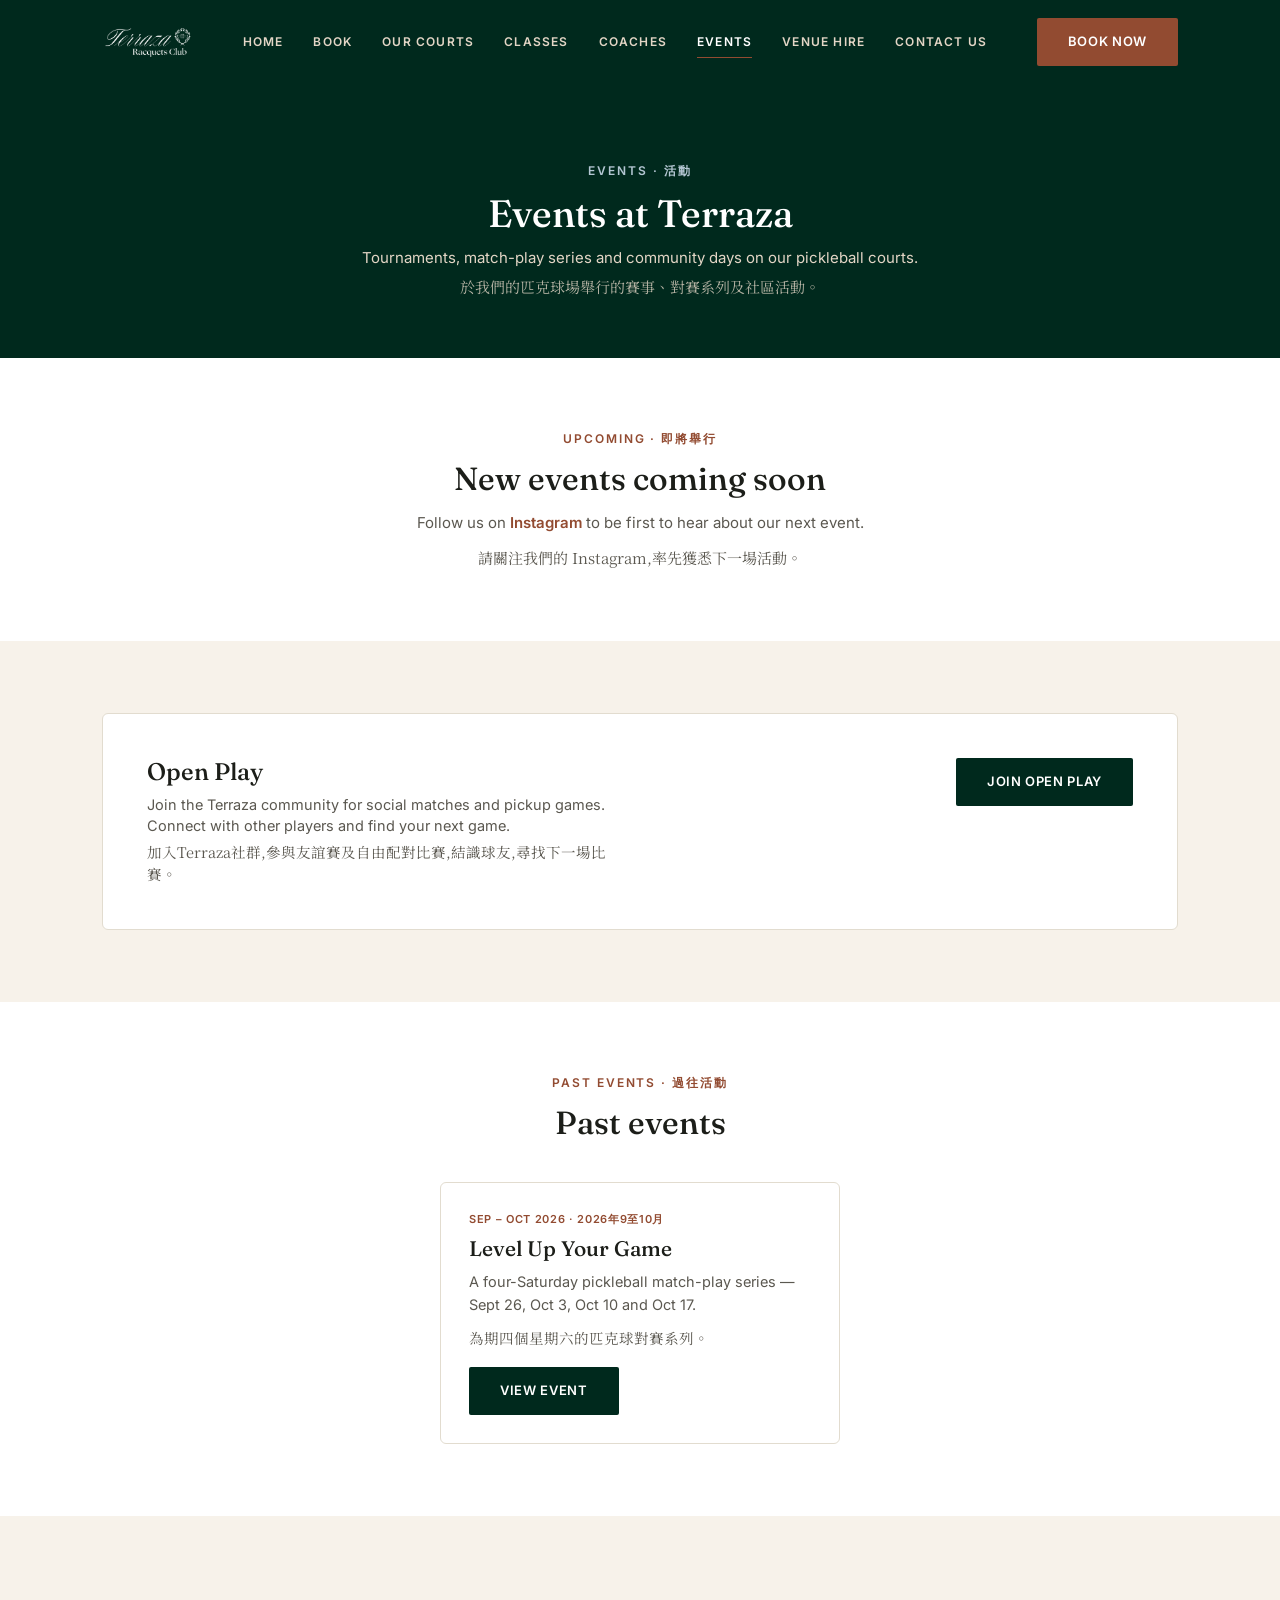
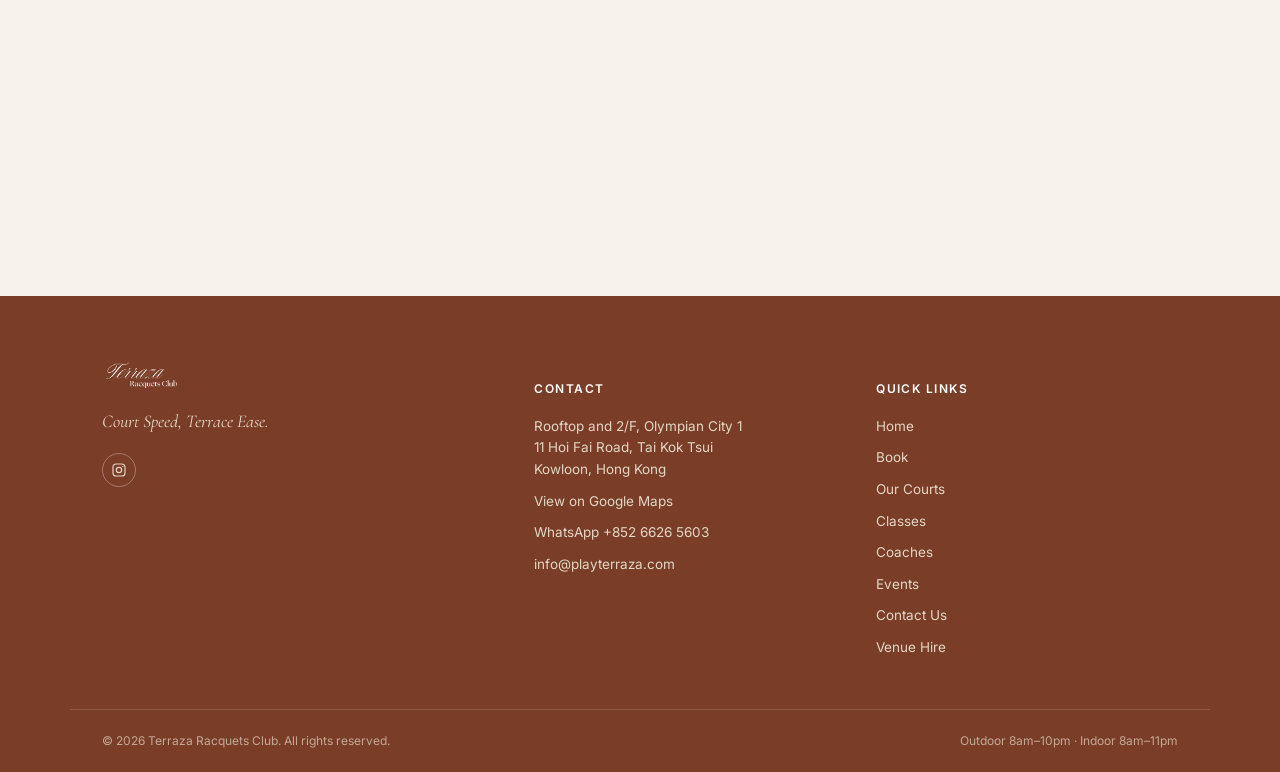
<file: events.html>
<!DOCTYPE html>
<html lang="en">
<head>
<meta charset="UTF-8">
<meta name="viewport" content="width=device-width, initial-scale=1.0">
<title>Pickleball Events Hong Kong — Terraza Racquets Club</title>
<meta name="description" content="Upcoming and past pickleball events at Terraza Racquets Club, Kowloon.">
<link rel="canonical" href="https://playterraza.com/events.html">
<meta property="og:type" content="website">
<meta property="og:site_name" content="Terraza Racquets Club">
<meta property="og:title" content="Pickleball Events Hong Kong — Terraza Racquets Club">
<meta property="og:description" content="Upcoming and past pickleball events at Terraza Racquets Club, Kowloon.">
<meta property="og:url" content="https://playterraza.com/events.html">
<meta property="og:image" content="https://playterraza.com/assets/og-image.jpg">
<meta property="og:image:width" content="1200">
<meta property="og:image:height" content="630">
<meta property="og:locale" content="en_HK">
<meta name="twitter:card" content="summary_large_image">
<meta name="twitter:title" content="Pickleball Events Hong Kong — Terraza Racquets Club">
<meta name="twitter:description" content="Upcoming and past pickleball events at Terraza Racquets Club, Kowloon.">
<meta name="twitter:image" content="https://playterraza.com/assets/og-image.jpg">
<link rel="icon" href="assets/favicon.ico">
<link rel="stylesheet" href="assets/css/style.css?v=20260914">
<style>
.past-cards{display:grid;grid-template-columns:minmax(0,400px);justify-content:center;gap:24px}

.venue-cards{display:grid;grid-template-columns:repeat(3,1fr);gap:24px}
.venue-card .level-label{display:block;font-size:11px;font-weight:600;letter-spacing:.06em;text-transform:uppercase;color:var(--terracotta);margin-bottom:8px}
.venue-card h3{font-size:21px;margin-bottom:10px}
.venue-card p.zh{margin-top:10px}
.venue-card p{font-size:14.5px;color:var(--ink-muted);line-height:1.6;margin:0}
@media(max-width:900px){.past-cards{display:grid;grid-template-columns:minmax(0,400px);justify-content:center;gap:24px}

.venue-cards{grid-template-columns:1fr}}
</style>
</head>
<body>

<!-- ============ NAV ============ -->
<header class="site-nav">
  <div class="wrap">
    <a href="index.html" class="logo"><img src="assets/logo/TRC_Secondary_Lockup_White.png" alt="Terraza Racquets Club"></a>
    <button class="nav-toggle" id="navToggle" type="button" aria-label="Open menu" aria-expanded="false" aria-controls="navLinks"><span></span><span></span><span></span></button>
    <nav>
      <ul class="nav-links" id="navLinks">
        <li><a href="index.html">Home</a></li>
        <li><a href="book.html">Book</a></li>
        <li><a href="our-courts.html">Our Courts</a></li>
        <li><a href="classes-coaches.html">Classes</a></li>
        <li><a href="coaches.html">Coaches</a></li>
        <li><a href="events.html" class="active">Events</a></li>
        <li><a href="venue-hire.html">Venue Hire</a></li>
        <li><a href="contact.html">Contact Us</a></li>
      </ul>
    </nav>
    <div class="nav-cta">
      <a href="book.html" class="btn btn-primary">Book Now</a>
    </div>
  </div>
</header>

<!-- ============ PAGE HEADER ============ -->
<section class="page-header">
  <span class="eyebrow">Events · 活動</span>
  <h1>Events at Terraza</h1>
  <p class="sub">Tournaments, match-play series and community days on our pickleball courts.</p>
  <p class="sub zh p-zh">於我們的匹克球場舉行的賽事、對賽系列及社區活動。</p>
</section>

<!-- ============ UPCOMING ============ -->
<section class="section-alt">
  <div class="wrap" style="max-width:760px;">
    <div class="section-head reveal" style="margin-bottom:0">
      <span class="eyebrow">Upcoming · 即將舉行</span>
      <h2>New events coming soon</h2>
      <p>Follow us on <a href="https://www.instagram.com/playterraza/" target="_blank" rel="noopener" style="color:var(--terracotta);font-weight:600">Instagram</a> to be first to hear about our next event.</p>
      <p class="zh p-zh">請關注我們的 Instagram,率先獲悉下一場活動。</p>
    </div>
  </div>
</section>

<!-- ============ OPEN PLAY ============ -->
<section>
  <div class="wrap">
    <div class="book-block reveal" style="margin-bottom:0;">
      <div class="book-block-head" style="margin-bottom:0;">
        <div>
          <h2>Open Play</h2>
          <p>Join the Terraza community for social matches and pickup games. Connect with other players and find your next game.</p>
          <p class="zh p-zh">加入Terraza社群,參與友誼賽及自由配對比賽,結識球友,尋找下一場比賽。</p>
        </div>
        <a href="https://reclub.co/clubs/@terraza-racquets-club-2" class="btn btn-dark" target="_blank" rel="noopener">Join Open Play</a>
      </div>
    </div>
  </div>
</section>

<!-- ============ PAST EVENTS ============ -->
<section class="section-alt">
  <div class="wrap">
    <div class="section-head reveal">
      <span class="eyebrow">Past Events · 過往活動</span>
      <h2>Past events</h2>
    </div>
    <div class="past-cards">
      <div class="track-card venue-card reveal">
        <span class="level-label">Sep – Oct 2026 · 2026年9至10月</span>
        <h3>Level Up Your Game</h3>
        <p>A four-Saturday pickleball match-play series — Sept 26, Oct 3, Oct 10 and Oct 17.</p>
        <p class="zh p-zh">為期四個星期六的匹克球對賽系列。</p>
        <a href="level-up-your-game.html" class="btn btn-dark" style="margin-top:18px">View Event</a>
      </div>
    </div>
  </div>
</section>

<!-- ============ MAP ============ -->
<div class="map-embed reveal">
  <iframe src="https://www.google.com/maps?q=Terraza+Racquets+Club,+11+Hoi+Fai+Road,+Tai+Kok+Tsui,+Hong+Kong&output=embed" loading="lazy" referrerpolicy="no-referrer-when-downgrade"></iframe>
</div>

<!-- ============ FOOTER ============ -->
<footer class="site-footer">
  <div class="wrap footer-top">
    <div class="footer-grid">
      <div>
        <div class="footer-logo"><img src="assets/logo/TRC_Logotype_White.png" alt="Terraza Racquets Club"></div>
        <p class="footer-tagline">Court Speed, Terrace Ease.</p>
        <div class="footer-social">
          <a href="https://www.instagram.com/playterraza/" target="_blank" rel="noopener" aria-label="Terraza Racquets Club on Instagram">
            <svg viewBox="0 0 24 24" fill="none" stroke-width="1.8"><rect x="3" y="3" width="18" height="18" rx="5"/><circle cx="12" cy="12" r="4"/><circle cx="17.5" cy="6.5" r="1" fill="currentColor" stroke="none"/></svg>
          </a>
        </div>
      </div>
      <div class="footer-col">
        <h5>Contact</h5>
        <p>Rooftop and 2/F, Olympian City 1<br>11 Hoi Fai Road, Tai Kok Tsui<br>Kowloon, Hong Kong</p>
        <a href="https://www.google.com/maps?cid=9215722536737875311" target="_blank" rel="noopener">View on Google Maps</a>
        <a href="https://wa.me/85266265603" target="_blank" rel="noopener">WhatsApp +852 6626 5603</a>
        <a href="mailto:info@playterraza.com">info@playterraza.com</a>
      </div>
      <div class="footer-col">
        <h5>Quick Links</h5>
        <a href="index.html">Home</a>
        <a href="book.html">Book</a>
        <a href="our-courts.html">Our Courts</a>
        <a href="classes-coaches.html">Classes</a>
        <a href="coaches.html">Coaches</a>
        <a href="events.html">Events</a>
        <a href="contact.html">Contact Us</a>
        <a href="venue-hire.html">Venue Hire</a>
      </div>
    </div>
  </div>
  <div class="wrap footer-bottom">
    <span>&copy; 2026 Terraza Racquets Club. All rights reserved.</span>
    <span>Outdoor 8am–10pm · Indoor 8am–11pm</span>
  </div>
</footer>

<script src="assets/js/nav.js?v=20261106"></script>
<script src="assets/js/scroll-reveal.js?v=20260914"></script>
</body>
</html>
</file>
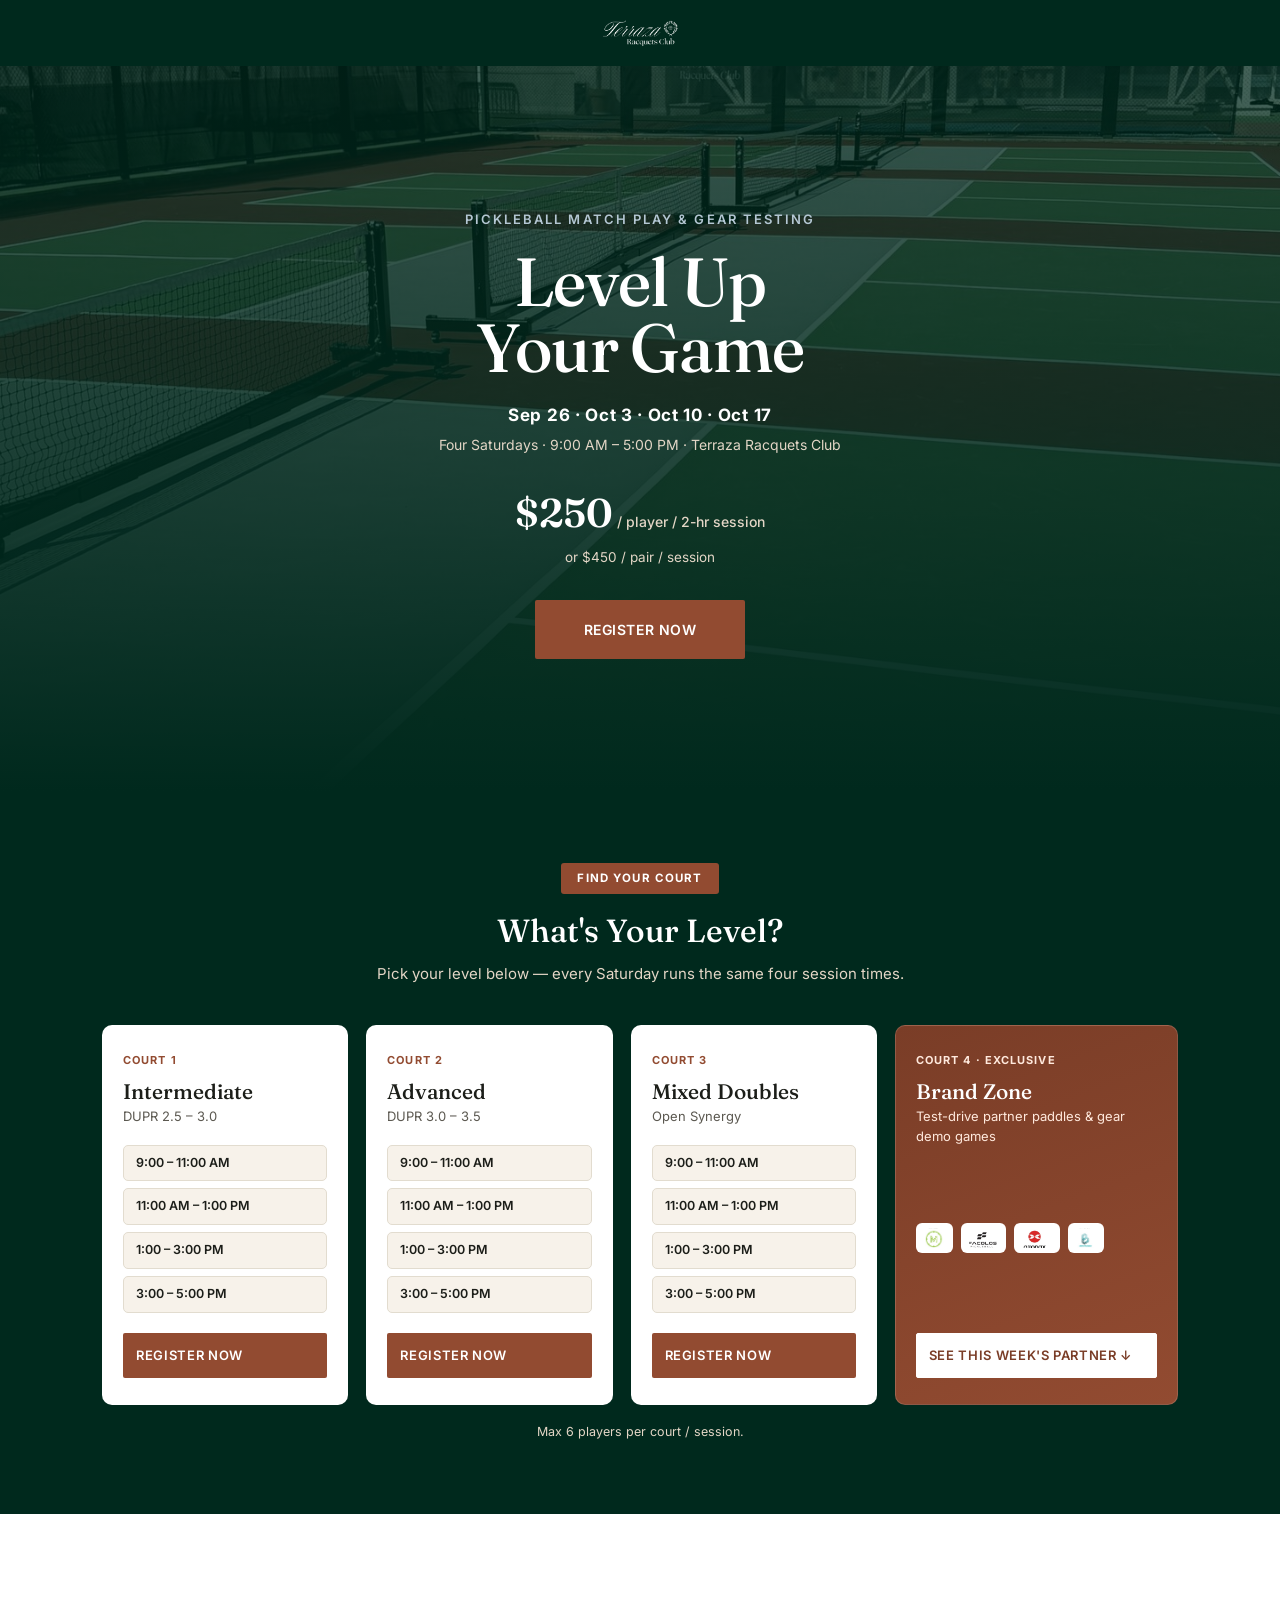
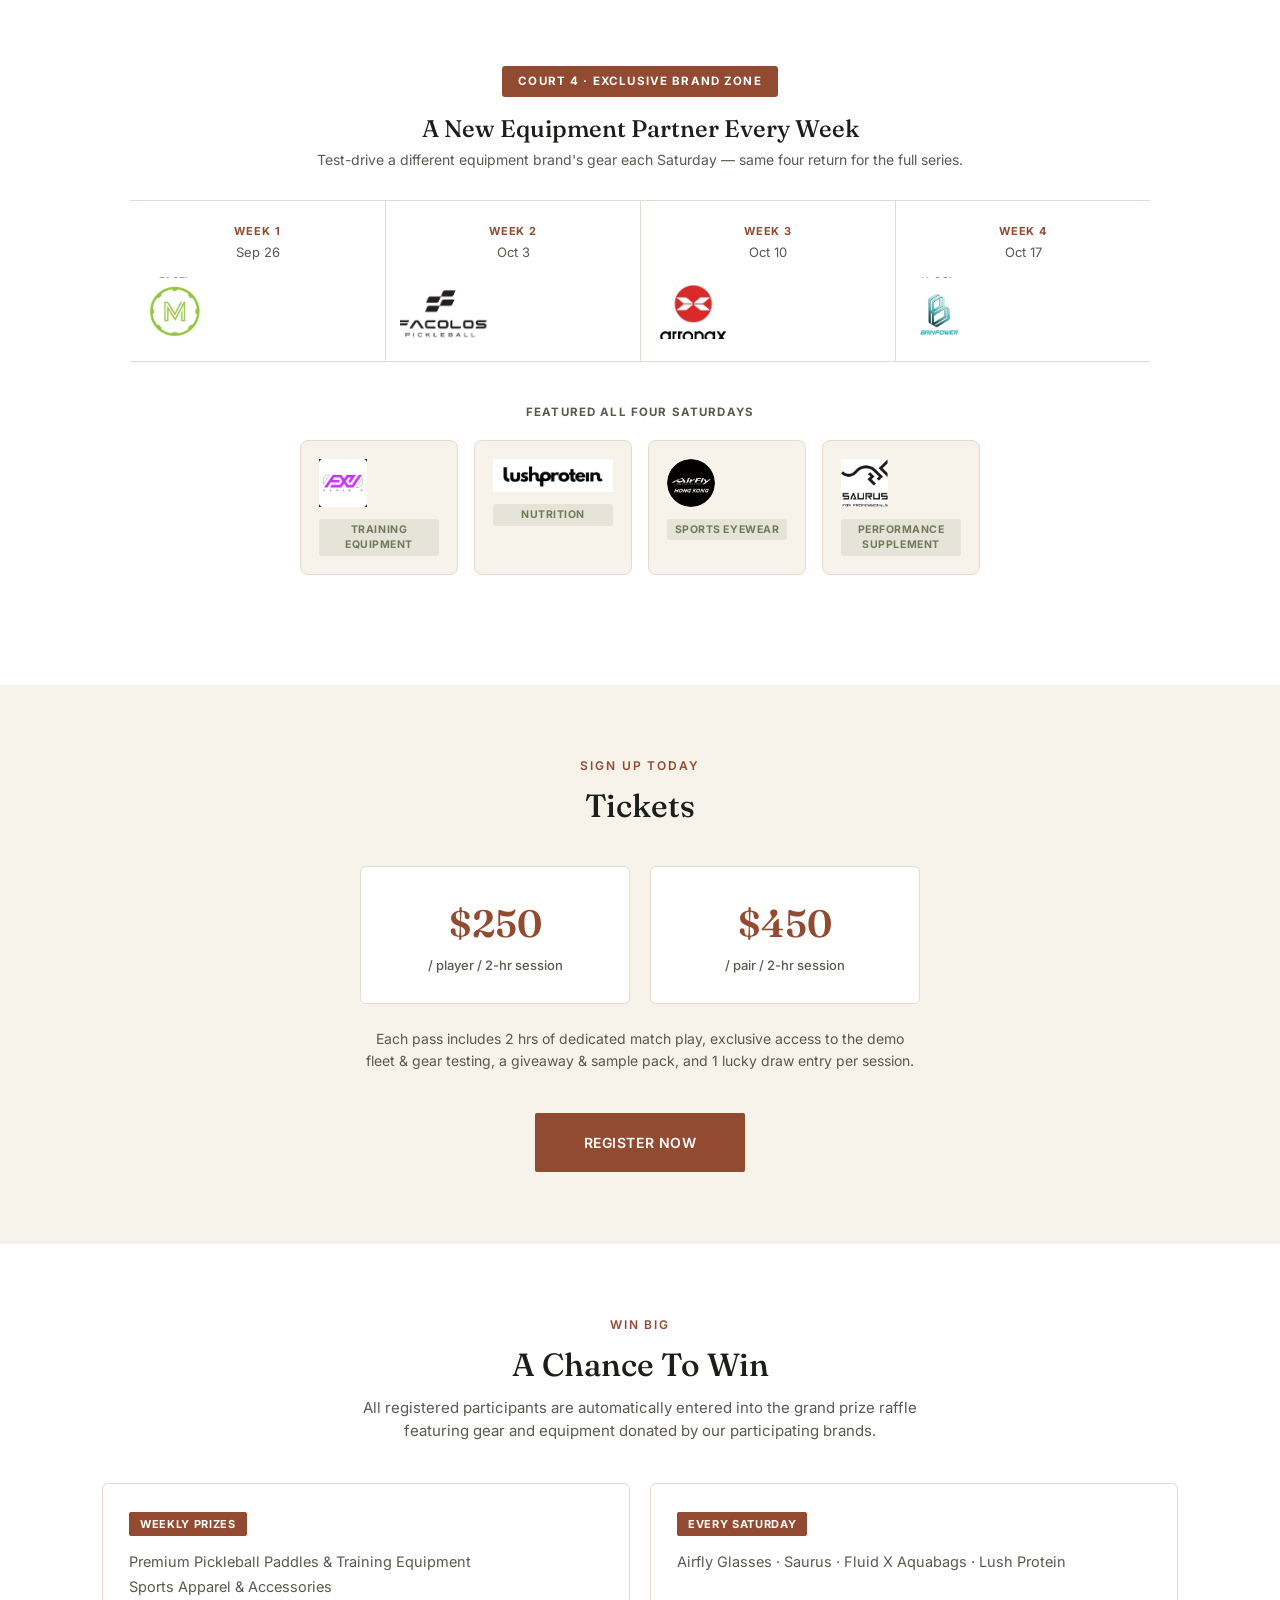
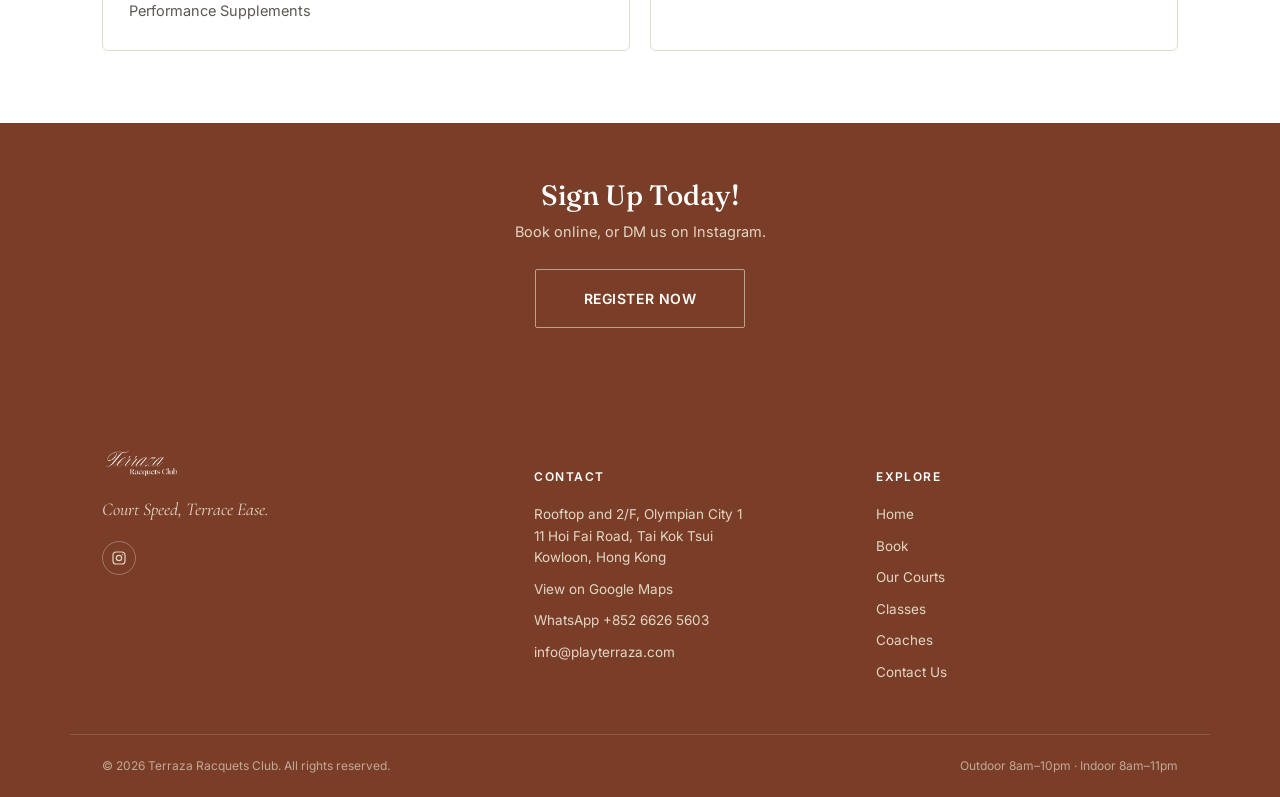
<file: level-up-your-game.html>
<!DOCTYPE html>
<html lang="en">
<head>
<meta charset="UTF-8">
<meta name="viewport" content="width=device-width, initial-scale=1.0">
<title>Level Up Your Game — Pickleball Match Play &amp; Gear Testing | Terraza Racquets Club</title>
<meta name="description" content="Four Saturdays of competitive pickleball match play and brand gear testing at Terraza Racquets Club, Kowloon. Sept 26 – Oct 17, 2026. Register now.">
<link rel="canonical" href="https://playterraza.com/level-up-your-game.html">
<meta property="og:type" content="website">
<meta property="og:site_name" content="Terraza Racquets Club">
<meta property="og:title" content="Level Up Your Game — Pickleball Match Play &amp; Gear Testing">
<meta property="og:description" content="Four Saturdays of competitive pickleball match play and brand gear testing at Terraza Racquets Club, Kowloon. Sept 26 – Oct 17, 2026.">
<meta property="og:url" content="https://playterraza.com/level-up-your-game.html">
<meta property="og:image" content="https://playterraza.com/assets/og-image.jpg">
<meta property="og:image:width" content="1200">
<meta property="og:image:height" content="630">
<meta property="og:locale" content="en_HK">
<meta name="twitter:card" content="summary_large_image">
<link rel="icon" href="assets/favicon.ico">
<link rel="stylesheet" href="assets/css/style.css?v=20260914">
<style>
  /* ===== Landing-page-only styles — scoped to this campaign page ===== */
  .lp-topbar { background: var(--verde-oscuro); padding: 18px 0; text-align: center; }
  .lp-topbar img { height: 30px; margin: 0 auto; }

  /* ---- Hero ---- */
  .lp-hero {
    position: relative; background: var(--verde-oscuro); color: #fff;
    overflow: hidden; text-align: center;
  }
  .lp-hero-bg {
    position: absolute; inset: 0; background-image: url('assets/photos/outdoor-courts-rows-skyline.jpg');
    background-size: cover; background-position: center; opacity: 0.55;
  }
  .lp-hero-overlay {
    position: absolute; inset: 0;
    background: linear-gradient(180deg, rgba(0,41,29,0.5) 0%, rgba(0,41,29,0.78) 60%, var(--verde-oscuro) 100%);
  }
  .lp-hero-content { position: relative; z-index: 1; padding: 72px 24px 60px; max-width: 680px; margin: 0 auto; }
  .lp-hero-eyebrow { color: var(--azul-cielo); font-size: 13px; font-weight: 600; letter-spacing: 0.16em; text-transform: uppercase; display: block; margin-bottom: 18px; }
  .lp-hero h1 { color: #fff; font-size: 68px; line-height: 0.98; margin-bottom: 22px; letter-spacing: -0.01em; }
  @media (max-width: 640px) { .lp-hero h1 { font-size: 46px; } }
  .lp-hero-dates { font-size: 17px; font-weight: 700; letter-spacing: 0.04em; margin-bottom: 6px; }
  .lp-hero-time { color: var(--stucco); font-size: 14px; margin-bottom: 28px; }
  .lp-hero-price { font-family: var(--font-display); font-size: 40px; font-weight: 600; margin-bottom: 4px; }
  .lp-hero-price span { font-size: 14px; font-family: var(--font-body); font-weight: 500; color: var(--stucco); }
  .lp-hero-price-sub { color: var(--stucco); font-size: 13.5px; margin-bottom: 32px; }
  .lp-btn-xl { padding: 18px 48px; font-size: 14px; letter-spacing: 0.04em; }

  /* ---- Shared tag pill (used on both dark and light sections) ---- */
  .lp-tag { display: inline-block; background: var(--terracotta); color: #fff; font-size: 11.5px; font-weight: 700; letter-spacing: 0.1em; text-transform: uppercase; padding: 7px 16px; border-radius: 3px; margin-bottom: 18px; white-space: nowrap; }

  /* ---- Dark section wrapper (matches flyer's solid dark-green panels) ---- */
  .lp-dark { background: var(--verde-oscuro); color: #fff; padding: 72px 0; }
  .lp-dark .section-head h2 { color: #fff; }
  .lp-dark .section-head p { color: var(--stucco); }
  .lp-dark .section-head { text-align: center; }

  /* ---- Court map: level-first ---- */
  .lp-level-grid { display: grid; grid-template-columns: repeat(3, 1fr) 1.15fr; gap: 18px; margin-top: 36px; align-items: stretch; }
  @media (max-width: 980px) { .lp-level-grid { grid-template-columns: 1fr 1fr; } }
  @media (max-width: 640px) { .lp-level-grid { grid-template-columns: 1fr; } }

  .lp-level-card {
    background: #fff; border-radius: 10px; padding: 26px 20px;
    border: 1px solid rgba(255,255,255,0.14); display: flex; flex-direction: column;
  }
  .lp-level-card .court-no { font-size: 11px; font-weight: 700; letter-spacing: 0.1em; text-transform: uppercase; color: var(--terracotta); display: block; margin-bottom: 10px; }
  .lp-level-card h3 { font-size: 21px; color: var(--ink); margin-bottom: 4px; }
  .lp-level-card .dupr { font-size: 13px; color: var(--ink-muted); margin-bottom: 18px; }
  .lp-level-sessions { display: flex; flex-direction: column; gap: 7px; margin-bottom: 20px; flex-grow: 1; }
  .lp-level-sessions span { background: var(--bg-page); border: 1px solid var(--border); border-radius: 5px; padding: 8px 12px; font-size: 12.5px; font-weight: 600; color: var(--ink); text-align: left; }
  .lp-level-card .btn { width: 100%; text-align: center; padding: 12px; font-size: 13px; }

  .lp-level-card.brand-zone { background: linear-gradient(160deg, var(--terracotta-dark), var(--terracotta)); color: #fff; }
  .lp-level-card.brand-zone .court-no { color: #ffe9dd; }
  .lp-level-card.brand-zone h3 { color: #fff; }
  .lp-level-card.brand-zone .dupr { color: #ffe9dd; }
  .lp-level-card.brand-zone .lp-bz-preview { display: flex; gap: 8px; margin-bottom: 20px; flex-grow: 1; align-items: center; flex-wrap: wrap; }
  .lp-level-card.brand-zone .lp-bz-preview img { height: 30px; width: auto; background: #fff; border-radius: 6px; padding: 5px 8px; }
  .lp-level-card.brand-zone .btn { background: #fff; color: var(--terracotta-dark); border-color: #fff; }

  .lp-map-note { text-align: center; margin-top: 18px; font-size: 12.5px; color: var(--stucco); }

  /* ---- Brand Zone showcase ---- */
  .lp-bz-showcase { background: #fff; border-radius: 12px; padding: 38px 28px; margin-top: 42px; }
  .lp-bz-showcase-head { text-align: center; margin-bottom: 8px; }
  .lp-bz-showcase-head .lp-tag { background: var(--terracotta); }
  .lp-bz-showcase-head h3 { color: var(--ink); font-size: 24px; margin-bottom: 6px; }
  .lp-bz-showcase-head p { color: var(--ink-muted); font-size: 14px; }

  .lp-rotation-row { display: grid; grid-template-columns: repeat(4, 1fr); gap: 0; margin-top: 30px; border-top: 1px solid var(--border); border-bottom: 1px solid var(--border); }
  .lp-rotation-item { text-align: center; padding: 22px 14px; border-left: 1px solid var(--border); }
  .lp-rotation-item:first-child { border-left: none; }
  .lp-rotation-item .wk { font-size: 11px; font-weight: 700; letter-spacing: 0.08em; text-transform: uppercase; color: var(--terracotta); margin-bottom: 4px; }
  .lp-rotation-item .dt { font-size: 13px; color: var(--ink-muted); margin-bottom: 14px; }
  .lp-rotation-item img { max-height: 62px; max-width: 100%; }
  @media (max-width: 640px) { .lp-rotation-row { grid-template-columns: 1fr 1fr; } .lp-rotation-item { border-left: none; border-top: 1px solid var(--border); } .lp-rotation-item:nth-child(1), .lp-rotation-item:nth-child(2) { border-top: none; } }

  .lp-rolodex-label { text-align: center; margin-top: 36px; }
  .lp-rolodex-label span { font-size: 11.5px; font-weight: 700; letter-spacing: 0.1em; text-transform: uppercase; color: var(--ink-muted); }
  .lp-rolodex-row { display: flex; flex-wrap: wrap; justify-content: center; gap: 16px; margin-top: 18px; }
  .lp-rolodex-item { background: var(--bg-page); border: 1px solid var(--border); border-radius: 8px; padding: 18px 18px; text-align: center; width: 158px; }
  .lp-rolodex-item img { max-height: 48px; max-width: 100%; margin-bottom: 12px; }
  .lp-rolodex-item .cat { display: block; font-size: 10.5px; font-weight: 700; letter-spacing: 0.05em; text-transform: uppercase; color: var(--salvia); background: rgba(111,122,90,0.12); border-radius: 3px; padding: 3px 6px; }

  /* ---- Tickets ---- */
  .lp-price-cards { display: grid; grid-template-columns: 1fr 1fr; gap: 20px; margin-top: 28px; max-width: 560px; margin-left: auto; margin-right: auto; }
  .lp-price-card { background: var(--bg-card); border: 1px solid var(--border); border-radius: 6px; padding: 28px 20px; text-align: center; }
  .lp-price-card .amount { font-family: var(--font-display); font-size: 38px; font-weight: 600; color: var(--terracotta); }
  .lp-price-card .amount span { font-size: 13px; font-family: var(--font-body); font-weight: 500; color: var(--ink-muted); display: block; margin-top: 4px; }
  @media (max-width: 640px) { .lp-price-cards { grid-template-columns: 1fr; } }

  .lp-includes { max-width: 560px; margin: 24px auto 0; text-align: center; color: var(--ink-muted); font-size: 14px; line-height: 1.6; }

  /* ---- Prizes ---- */
  .lp-prize-grid { display: grid; grid-template-columns: 1fr 1fr; gap: 20px; margin-top: 28px; }
  .lp-prize-card { background: var(--bg-card); border: 1px solid var(--border); border-radius: 6px; padding: 26px; }
  .lp-prize-card .tag { display: inline-block; background: var(--terracotta); color: #fff; font-size: 11px; font-weight: 700; letter-spacing: 0.06em; text-transform: uppercase; padding: 4px 11px; border-radius: 2px; margin-bottom: 14px; }
  @media (max-width: 640px) { .lp-prize-grid { grid-template-columns: 1fr; } }

  .lp-final-cta { background: var(--terracotta-dark); color: #fff; text-align: center; padding: 56px 24px; }
  .lp-final-cta h2 { color: #fff; font-size: 28px; margin-bottom: 10px; }
  .lp-final-cta p { color: var(--stucco); font-size: 14.5px; margin-bottom: 26px; }
</style>
</head>
<body>

<!-- ============ MINIMAL TOP BAR ============ -->
<div class="lp-topbar">
  <img src="assets/logo/TRC_Secondary_Lockup_White.png" alt="Terraza Racquets Club">
</div>

<!-- ============ HERO ============ -->
<section class="lp-hero">
  <div class="lp-hero-bg"></div>
  <div class="lp-hero-overlay"></div>
  <div class="lp-hero-content">
    <span class="lp-hero-eyebrow">Pickleball Match Play &amp; Gear Testing</span>
    <h1>Level Up<br>Your Game</h1>
    <p class="lp-hero-dates">Sep 26 · Oct 3 · Oct 10 · Oct 17</p>
    <p class="lp-hero-time">Four Saturdays · 9:00 AM – 5:00 PM · Terraza Racquets Club</p>
    <p class="lp-hero-price">$250<span> / player / 2-hr session</span></p>
    <p class="lp-hero-price-sub">or $450 / pair / session</p>
    <a href="https://waterfall.com.hk/product/level-up-your-game-pickleball-match-play/" class="btn btn-primary lp-btn-xl" target="_blank" rel="noopener">Register Now</a>
  </div>
</section>

<!-- ============ COURT MAP — LEVEL FIRST ============ -->
<section class="lp-dark">
  <div class="wrap">
    <div class="section-head">
      <span class="lp-tag">Find Your Court</span>
      <h2>What's Your Level?</h2>
      <p>Pick your level below — every Saturday runs the same four session times.</p>
    </div>

    <div class="lp-level-grid">
      <div class="lp-level-card">
        <span class="court-no">Court 1</span>
        <h3>Intermediate</h3>
        <p class="dupr">DUPR 2.5 – 3.0</p>
        <div class="lp-level-sessions">
          <span>9:00 – 11:00 AM</span>
          <span>11:00 AM – 1:00 PM</span>
          <span>1:00 – 3:00 PM</span>
          <span>3:00 – 5:00 PM</span>
        </div>
        <a href="https://waterfall.com.hk/product/level-up-your-game-pickleball-match-play/" class="btn btn-primary" target="_blank" rel="noopener">Register Now</a>
      </div>

      <div class="lp-level-card">
        <span class="court-no">Court 2</span>
        <h3>Advanced</h3>
        <p class="dupr">DUPR 3.0 – 3.5</p>
        <div class="lp-level-sessions">
          <span>9:00 – 11:00 AM</span>
          <span>11:00 AM – 1:00 PM</span>
          <span>1:00 – 3:00 PM</span>
          <span>3:00 – 5:00 PM</span>
        </div>
        <a href="https://waterfall.com.hk/product/level-up-your-game-pickleball-match-play/" class="btn btn-primary" target="_blank" rel="noopener">Register Now</a>
      </div>

      <div class="lp-level-card">
        <span class="court-no">Court 3</span>
        <h3>Mixed Doubles</h3>
        <p class="dupr">Open Synergy</p>
        <div class="lp-level-sessions">
          <span>9:00 – 11:00 AM</span>
          <span>11:00 AM – 1:00 PM</span>
          <span>1:00 – 3:00 PM</span>
          <span>3:00 – 5:00 PM</span>
        </div>
        <a href="https://waterfall.com.hk/product/level-up-your-game-pickleball-match-play/" class="btn btn-primary" target="_blank" rel="noopener">Register Now</a>
      </div>

      <div class="lp-level-card brand-zone">
        <span class="court-no">Court 4 · Exclusive</span>
        <h3>Brand Zone</h3>
        <p class="dupr">Test-drive partner paddles &amp; gear demo games</p>
        <div class="lp-bz-preview">
          <img src="assets/logos/mark-pickleball.png" alt="Mark Pickleball">
          <img src="assets/logos/facolos.png" alt="Facolos Pickleball">
          <img src="assets/logos/arronax.png" alt="Arronax">
          <img src="assets/logos/bainpower.png" alt="BainPower">
        </div>
        <a href="#brand-zone" class="btn btn-outline">See This Week's Partner ↓</a>
      </div>
    </div>
    <p class="lp-map-note">Max 6 players per court / session.</p>
  </div>
</section>

<!-- ============ BRAND ZONE SHOWCASE ============ -->
<section class="section-alt" id="brand-zone">
  <div class="wrap">
    <div class="lp-bz-showcase">
      <div class="lp-bz-showcase-head">
        <span class="lp-tag">Court 4 · Exclusive Brand Zone</span>
        <h3>A New Equipment Partner Every Week</h3>
        <p>Test-drive a different equipment brand's gear each Saturday — same four return for the full series.</p>
      </div>

      <div class="lp-rotation-row">
        <div class="lp-rotation-item">
          <div class="wk">Week 1</div>
          <div class="dt">Sep 26</div>
          <img src="assets/logos/mark-pickleball.png" alt="Mark Pickleball">
        </div>
        <div class="lp-rotation-item">
          <div class="wk">Week 2</div>
          <div class="dt">Oct 3</div>
          <img src="assets/logos/facolos.png" alt="Facolos Pickleball">
        </div>
        <div class="lp-rotation-item">
          <div class="wk">Week 3</div>
          <div class="dt">Oct 10</div>
          <img src="assets/logos/arronax.png" alt="Arronax">
        </div>
        <div class="lp-rotation-item">
          <div class="wk">Week 4</div>
          <div class="dt">Oct 17</div>
          <img src="assets/logos/bainpower.png" alt="BainPower">
        </div>
      </div>

      <div class="lp-rolodex-label"><span>Featured All Four Saturdays</span></div>
      <div class="lp-rolodex-row">
        <div class="lp-rolodex-item">
          <img src="assets/logos/fluidx.png" alt="Fluid X Aquabags">
          <span class="cat">Training Equipment</span>
        </div>
        <div class="lp-rolodex-item">
          <img src="assets/logos/lushprotein.png" alt="Lush Protein">
          <span class="cat">Nutrition</span>
        </div>
        <div class="lp-rolodex-item">
          <img src="assets/logos/airfly.png" alt="Airfly Glasses" style="border-radius:50%;">
          <span class="cat">Sports Eyewear</span>
        </div>
        <div class="lp-rolodex-item">
          <img src="assets/logos/saurus.png" alt="Saurus">
          <span class="cat">Performance Supplement</span>
        </div>
      </div>
    </div>
  </div>
</section>

<!-- ============ SIGN UP / PRICING ============ -->
<section>
  <div class="wrap">
    <div class="section-head">
      <span class="eyebrow" style="color:var(--terracotta)">Sign Up Today</span>
      <h2>Tickets</h2>
    </div>
    <div class="lp-price-cards">
      <div class="lp-price-card">
        <p class="amount">$250<span>/ player / 2-hr session</span></p>
      </div>
      <div class="lp-price-card">
        <p class="amount">$450<span>/ pair / 2-hr session</span></p>
      </div>
    </div>
    <p class="lp-includes">Each pass includes 2 hrs of dedicated match play, exclusive access to the demo fleet &amp; gear testing, a giveaway &amp; sample pack, and 1 lucky draw entry per session.</p>
    <div class="section-cta">
      <a href="https://waterfall.com.hk/product/level-up-your-game-pickleball-match-play/" class="btn btn-primary lp-btn-xl" target="_blank" rel="noopener">Register Now</a>
    </div>
  </div>
</section>

<!-- ============ PRIZES ============ -->
<section class="section-alt">
  <div class="wrap">
    <div class="section-head">
      <span class="eyebrow" style="color:var(--terracotta)">Win Big</span>
      <h2>A Chance To Win</h2>
      <p>All registered participants are automatically entered into the grand prize raffle featuring gear and equipment donated by our participating brands.</p>
    </div>
    <div class="lp-prize-grid">
      <div class="lp-prize-card">
        <span class="tag">Weekly Prizes</span>
        <p style="color:var(--ink-muted); font-size:14.5px; line-height:1.7;">Premium Pickleball Paddles &amp; Training Equipment<br>Sports Apparel &amp; Accessories<br>Performance Supplements</p>
      </div>
      <div class="lp-prize-card">
        <span class="tag">Every Saturday</span>
        <p style="color:var(--ink-muted); font-size:14.5px; line-height:1.7;">Airfly Glasses · Saurus · Fluid X Aquabags · Lush Protein</p>
      </div>
    </div>
  </div>
</section>

<!-- ============ FINAL CTA ============ -->
<section class="lp-final-cta">
  <h2>Sign Up Today!</h2>
  <p>Book online, or DM us on Instagram.</p>
  <a href="https://waterfall.com.hk/product/level-up-your-game-pickleball-match-play/" class="btn btn-outline lp-btn-xl" target="_blank" rel="noopener">Register Now</a>
</section>

<!-- ============ FOOTER ============ -->
<footer class="site-footer">
  <div class="wrap footer-top">
    <div class="footer-grid">
      <div>
        <div class="footer-logo"><img src="assets/logo/TRC_Logotype_White.png" alt="Terraza Racquets Club"></div>
        <p class="footer-tagline">Court Speed, Terrace Ease.</p>
        <div class="footer-social">
          <a href="https://www.instagram.com/playterraza/" target="_blank" rel="noopener" aria-label="Terraza Racquets Club on Instagram">
            <svg viewBox="0 0 24 24" fill="none" stroke-width="1.8"><rect x="3" y="3" width="18" height="18" rx="5"/><circle cx="12" cy="12" r="4"/><circle cx="17.5" cy="6.5" r="1" fill="currentColor" stroke="none"/></svg>
          </a>
        </div>
      </div>
      <div class="footer-col">
        <h5>Contact</h5>
        <p>Rooftop and 2/F, Olympian City 1<br>11 Hoi Fai Road, Tai Kok Tsui<br>Kowloon, Hong Kong</p>
        <a href="https://www.google.com/maps?cid=9215722536737875311" target="_blank" rel="noopener">View on Google Maps</a>
        <a href="https://wa.me/85266265603" target="_blank" rel="noopener">WhatsApp +852 6626 5603</a>
        <a href="mailto:info@playterraza.com">info@playterraza.com</a>
      </div>
      <div class="footer-col">
        <h5>Explore</h5>
        <a href="index.html">Home</a>
        <a href="book.html">Book</a>
        <a href="our-courts.html">Our Courts</a>
        <a href="classes-coaches.html">Classes</a>
        <a href="coaches.html">Coaches</a>
        <a href="contact.html">Contact Us</a>
      </div>
    </div>
  </div>
  <div class="wrap footer-bottom">
    <span>&copy; 2026 Terraza Racquets Club. All rights reserved.</span>
    <span>Outdoor 8am–10pm · Indoor 8am–11pm</span>
  </div>
</footer>

</body>
</html>
</file>
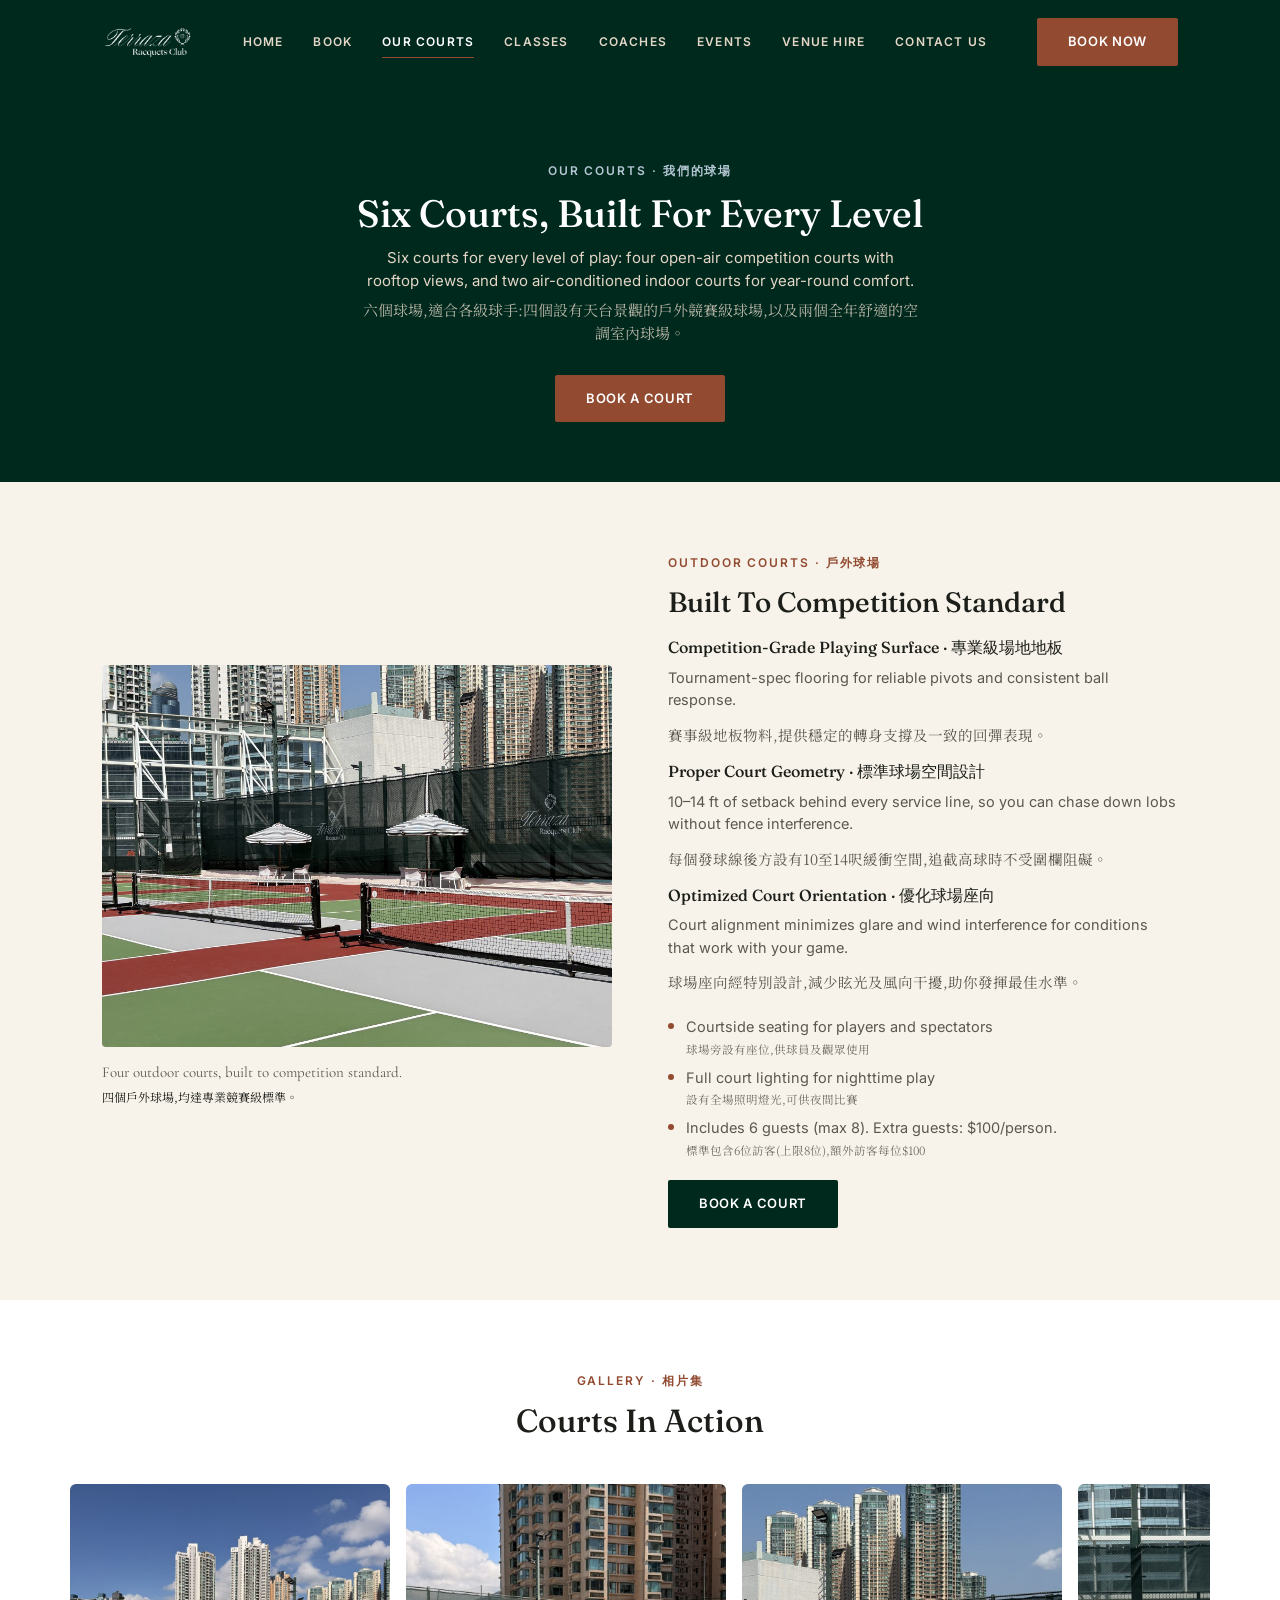
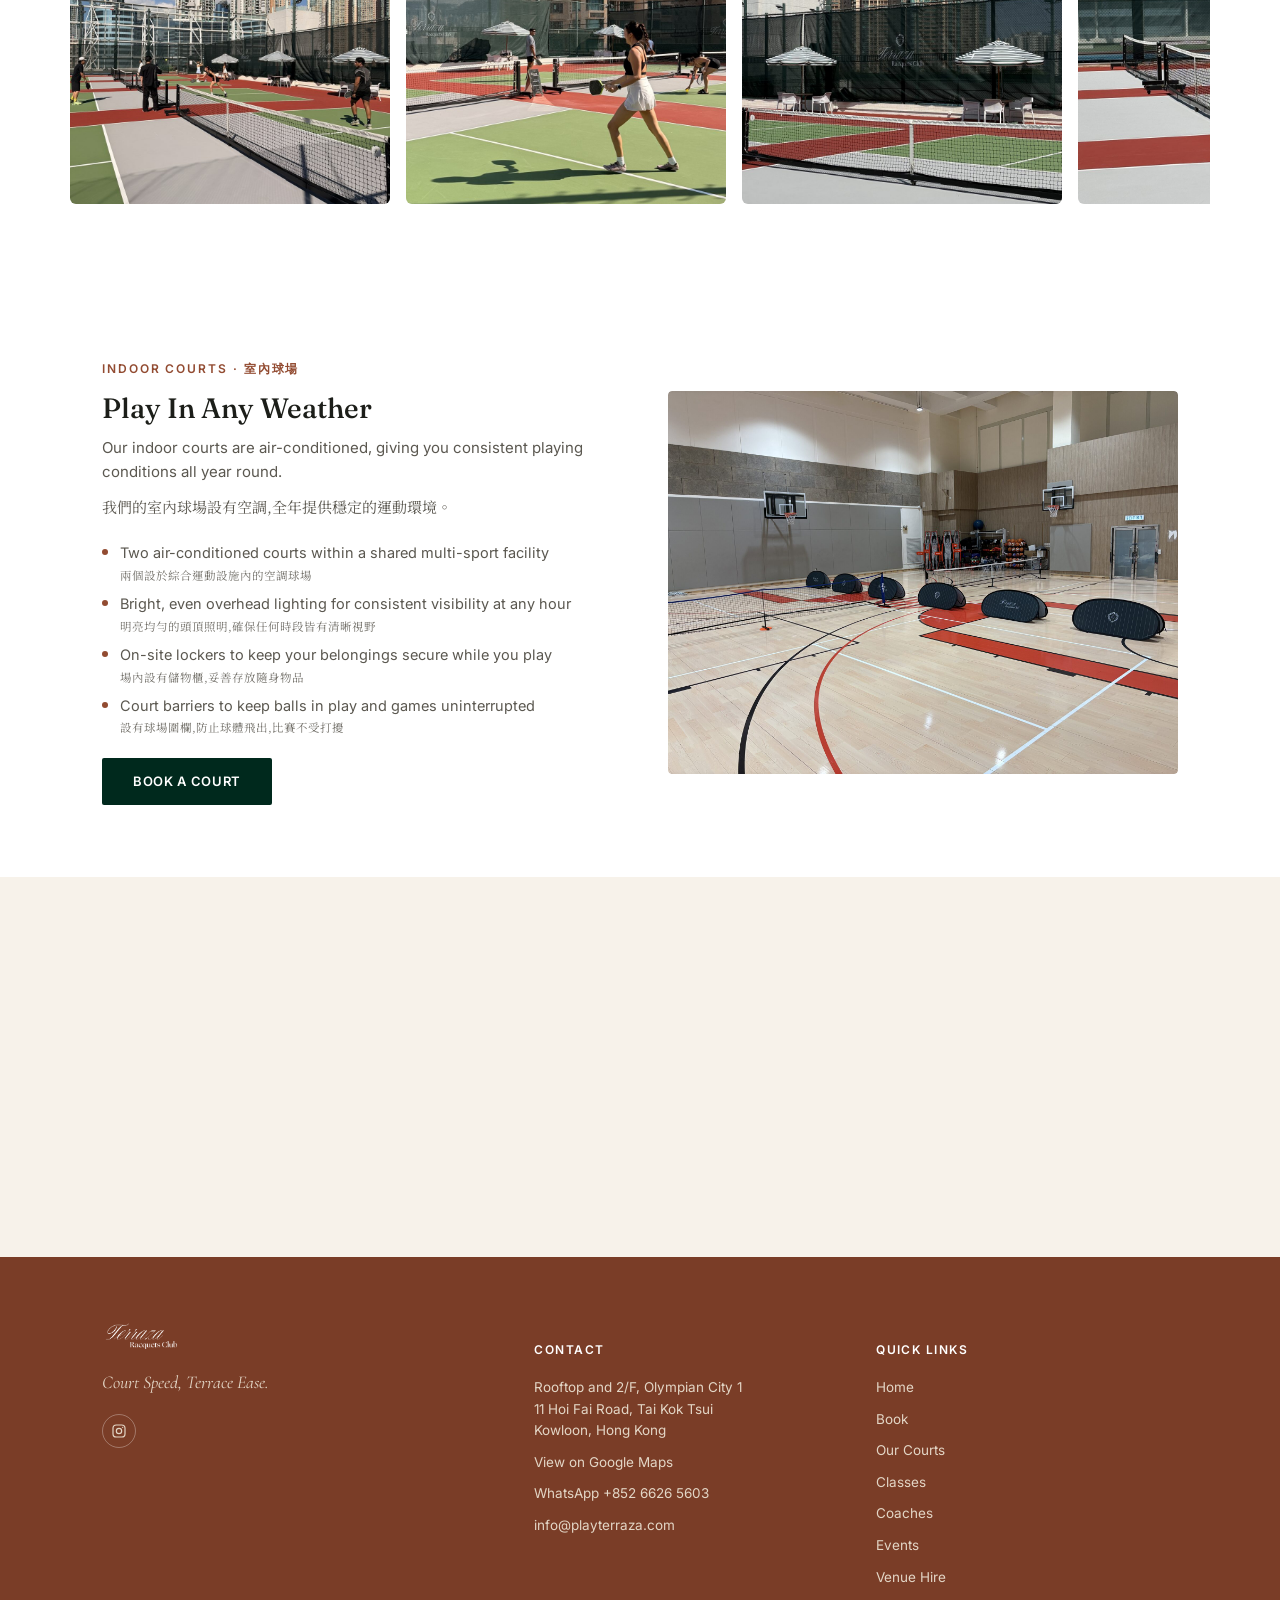
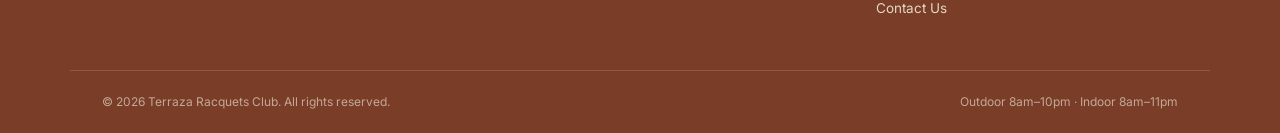
<file: our-courts.html>
<!DOCTYPE html>
<html lang="en">
<head>
<meta charset="UTF-8">
<meta name="viewport" content="width=device-width, initial-scale=1.0">
<title>Outdoor & Indoor Pickleball Courts Hong Kong — Terraza Racquets Club</title>
<meta name="description" content="Competition-grade outdoor pickleball courts and air-conditioned indoor courts at Terraza Racquets Club, Kowloon — rooftop courts built for every level.">
<link rel="canonical" href="https://playterraza.com/our-courts.html">
<meta property="og:type" content="website">
<meta property="og:site_name" content="Terraza Racquets Club">
<meta property="og:title" content="Outdoor & Indoor Pickleball Courts Hong Kong — Terraza Racquets Club">
<meta property="og:description" content="Competition-grade outdoor pickleball courts and air-conditioned indoor courts at Terraza Racquets Club, Kowloon — rooftop courts built for every level.">
<meta property="og:url" content="https://playterraza.com/our-courts.html">
<meta property="og:image" content="https://playterraza.com/assets/og-image.jpg">
<meta property="og:image:width" content="1200">
<meta property="og:image:height" content="630">
<meta property="og:locale" content="en_HK">
<meta name="twitter:card" content="summary_large_image">
<meta name="twitter:title" content="Outdoor & Indoor Pickleball Courts Hong Kong — Terraza Racquets Club">
<meta name="twitter:description" content="Competition-grade outdoor pickleball courts and air-conditioned indoor courts at Terraza Racquets Club, Kowloon — rooftop courts built for every level.">
<meta name="twitter:image" content="https://playterraza.com/assets/og-image.jpg">
<link rel="icon" href="assets/favicon.ico">
<link rel="stylesheet" href="assets/css/style.css?v=20260914">
</head>
<body>

<!-- ============ NAV ============ -->
<header class="site-nav">
  <div class="wrap">
    <a href="index.html" class="logo"><img src="assets/logo/TRC_Secondary_Lockup_White.png" alt="Terraza Racquets Club"></a>
    <button class="nav-toggle" id="navToggle" type="button" aria-label="Open menu" aria-expanded="false" aria-controls="navLinks"><span></span><span></span><span></span></button>
    <nav>
      <ul class="nav-links" id="navLinks">
        <li><a href="index.html">Home</a></li>
        <li><a href="book.html">Book</a></li>
        <li><a href="our-courts.html" class="active">Our Courts</a></li>
        <li><a href="classes-coaches.html">Classes</a></li>
        <li><a href="coaches.html">Coaches</a></li>
        <li><a href="events.html">Events</a></li>
        <li><a href="venue-hire.html">Venue Hire</a></li>
        <li><a href="contact.html">Contact Us</a></li>
      </ul>
    </nav>
    <div class="nav-cta">
      <a href="book.html" class="btn btn-primary">Book Now</a>
    </div>
  </div>
</header>

<!-- ============ PAGE HEADER / ABOUT ============ -->
<section class="page-header">
  <span class="eyebrow">Our Courts · 我們的球場</span>
  <h1>Six Courts, Built For Every Level</h1>
  <p class="sub">Six courts for every level of play: four open-air competition courts with rooftop views, and two air-conditioned indoor courts for year-round comfort.</p>
  <p class="sub zh p-zh">六個球場,適合各級球手:四個設有天台景觀的戶外競賽級球場,以及兩個全年舒適的空調室內球場。</p>
  <div style="margin-top:30px;">
    <a href="book.html" class="btn btn-primary">Book a Court</a>
  </div>
</section>

<!-- ============ OUTDOOR COURTS ============ -->
<section>
  <div class="wrap">
    <div class="split">
      <div class="split-media reveal-zoom">
        <img src="assets/photos/outdoor-court-zoom.jpg" alt="Outdoor competition-grade pickleball court at Terraza Racquets Club">
        <p class="split-caption">Four outdoor courts, built to competition standard.<span class="zh-cap">四個戶外球場,均達專業競賽級標準。</span></p>
      </div>
      <div class="reveal">
        <span class="eyebrow" style="color:var(--terracotta); display:block; margin-bottom:14px;">Outdoor Courts · 戶外球場</span>
        <h2>Built To Competition Standard</h2>

        <div class="feature-list" style="margin-top:20px;">
          <div class="feature-list-item">
            <h4>Competition-Grade Playing Surface · 專業級場地地板</h4>
            <p>Tournament-spec flooring for reliable pivots and consistent ball response.</p>
            <p class="zh p-zh">賽事級地板物料,提供穩定的轉身支撐及一致的回彈表現。</p>
          </div>
          <div class="feature-list-item">
            <h4>Proper Court Geometry · 標準球場空間設計</h4>
            <p>10–14 ft of setback behind every service line, so you can chase down lobs without fence interference.</p>
            <p class="zh p-zh">每個發球線後方設有10至14呎緩衝空間,追截高球時不受圍欄阻礙。</p>
          </div>
          <div class="feature-list-item">
            <h4>Optimized Court Orientation · 優化球場座向</h4>
            <p>Court alignment minimizes glare and wind interference for conditions that work with your game.</p>
            <p class="zh p-zh">球場座向經特別設計,減少眩光及風向干擾,助你發揮最佳水準。</p>
          </div>
        </div>

        <ul class="bullet-list">
          <li>Courtside seating for players and spectators<span class="zh-inline">球場旁設有座位,供球員及觀眾使用</span></li>
          <li>Full court lighting for nighttime play<span class="zh-inline">設有全場照明燈光,可供夜間比賽</span></li>
          <li>Includes 6 guests (max 8). Extra guests: $100/person.<span class="zh-inline">標準包含6位訪客(上限8位),額外訪客每位$100</span></li>
        </ul>

        <a href="book.html" class="btn btn-dark">Book a Court</a>
      </div>
    </div>
  </div>
</section>

<!-- ============ OUTDOOR GALLERY ============ -->
<section class="section-alt">
  <div class="wrap">
    <div class="section-head reveal">
      <span class="eyebrow" style="color:var(--terracotta)">Gallery · 相片集</span>
      <h2>Courts In Action</h2>
    </div>
  </div>
  <div class="carousel">
    <div class="carousel-item"><img src="assets/photos/gallery/outdoor-gallery-1.jpg" alt="Outdoor pickleball court at Terraza Racquets Club" loading="lazy"></div>
    <div class="carousel-item"><img src="assets/photos/gallery/outdoor-gallery-2.jpg" alt="Player on the outdoor pickleball court at Terraza Racquets Club" loading="lazy"></div>
    <div class="carousel-item"><img src="assets/photos/gallery/outdoor-gallery-3.jpg" alt="Outdoor pickleball court with skyline view at Terraza Racquets Club" loading="lazy"></div>
    <div class="carousel-item"><img src="assets/photos/gallery/outdoor-gallery-4.jpg" alt="Outdoor pickleball court at Terraza Racquets Club" loading="lazy"></div>
    <div class="carousel-item"><img src="assets/photos/gallery/outdoor-gallery-5.jpg" alt="Outdoor pickleball court at Terraza Racquets Club" loading="lazy"></div>
    <div class="carousel-item"><img src="assets/photos/gallery/outdoor-gallery-6.jpg" alt="Outdoor pickleball court at Terraza Racquets Club" loading="lazy"></div>
    <div class="carousel-item"><img src="assets/photos/gallery/outdoor-gallery-7.jpg" alt="Outdoor pickleball court at Terraza Racquets Club" loading="lazy"></div>
  </div>
</section>

<!-- ============ INDOOR COURTS ============ -->
<section class="section-alt">
  <div class="wrap">
    <div class="split reverse">
      <div class="split-media reveal-zoom">
        <img src="assets/photos/indoor-gym-a.jpg" alt="Indoor pickleball court at Terraza Racquets Club">
      </div>
      <div class="reveal">
        <span class="eyebrow" style="color:var(--terracotta); display:block; margin-bottom:14px;">Indoor Courts · 室內球場</span>
        <h2>Play In Any Weather</h2>
        <p style="margin-top:12px;">Our indoor courts are air-conditioned, giving you consistent playing conditions all year round.</p>
        <p class="zh p-zh">我們的室內球場設有空調,全年提供穩定的運動環境。</p>

        <ul class="bullet-list" style="margin-top:24px;">
          <li>Two air-conditioned courts within a shared multi-sport facility<span class="zh-inline">兩個設於綜合運動設施內的空調球場</span></li>
          <li>Bright, even overhead lighting for consistent visibility at any hour<span class="zh-inline">明亮均勻的頭頂照明,確保任何時段皆有清晰視野</span></li>
          <li>On-site lockers to keep your belongings secure while you play<span class="zh-inline">場內設有儲物櫃,妥善存放隨身物品</span></li>
          <li>Court barriers to keep balls in play and games uninterrupted<span class="zh-inline">設有球場圍欄,防止球體飛出,比賽不受打擾</span></li>
        </ul>

        <a href="book.html" class="btn btn-dark">Book a Court</a>
      </div>
    </div>
  </div>
</section>

<!-- ============ MAP ============ -->
<div class="map-embed reveal">
  <iframe src="https://www.google.com/maps?q=Terraza+Racquets+Club,+11+Hoi+Fai+Road,+Tai+Kok+Tsui,+Hong+Kong&output=embed" loading="lazy" referrerpolicy="no-referrer-when-downgrade"></iframe>
</div>

<!-- ============ FOOTER ============ -->
<footer class="site-footer">
  <div class="wrap footer-top">
    <div class="footer-grid">
      <div>
        <div class="footer-logo"><img src="assets/logo/TRC_Logotype_White.png" alt="Terraza Racquets Club"></div>
        <p class="footer-tagline">Court Speed, Terrace Ease.</p>
        <div class="footer-social">
          <a href="https://www.instagram.com/playterraza/" target="_blank" rel="noopener" aria-label="Terraza Racquets Club on Instagram">
            <svg viewBox="0 0 24 24" fill="none" stroke-width="1.8"><rect x="3" y="3" width="18" height="18" rx="5"/><circle cx="12" cy="12" r="4"/><circle cx="17.5" cy="6.5" r="1" fill="currentColor" stroke="none"/></svg>
          </a>
        </div>
      </div>
      <div class="footer-col">
        <h5>Contact</h5>
        <p>Rooftop and 2/F, Olympian City 1<br>11 Hoi Fai Road, Tai Kok Tsui<br>Kowloon, Hong Kong</p>
        <a href="https://www.google.com/maps?cid=9215722536737875311" target="_blank" rel="noopener">View on Google Maps</a>
        <a href="https://wa.me/85266265603" target="_blank" rel="noopener">WhatsApp +852 6626 5603</a>
        <a href="mailto:info@playterraza.com">info@playterraza.com</a>
      </div>
      <div class="footer-col">
        <h5>Quick Links</h5>
        <a href="index.html">Home</a>
        <a href="book.html">Book</a>
        <a href="our-courts.html">Our Courts</a>
        <a href="classes-coaches.html">Classes</a>
        <a href="coaches.html">Coaches</a>
        <a href="events.html">Events</a>
        <a href="venue-hire.html">Venue Hire</a>
        <a href="contact.html">Contact Us</a>
      </div>
    </div>
  </div>
  <div class="wrap footer-bottom">
    <span>&copy; 2026 Terraza Racquets Club. All rights reserved.</span>
    <span>Outdoor 8am–10pm · Indoor 8am–11pm</span>
  </div>
</footer>

<script src="assets/js/nav.js?v=20261106"></script>
<script src="assets/js/scroll-reveal.js?v=20260914"></script>
</body>
</html>
</file>
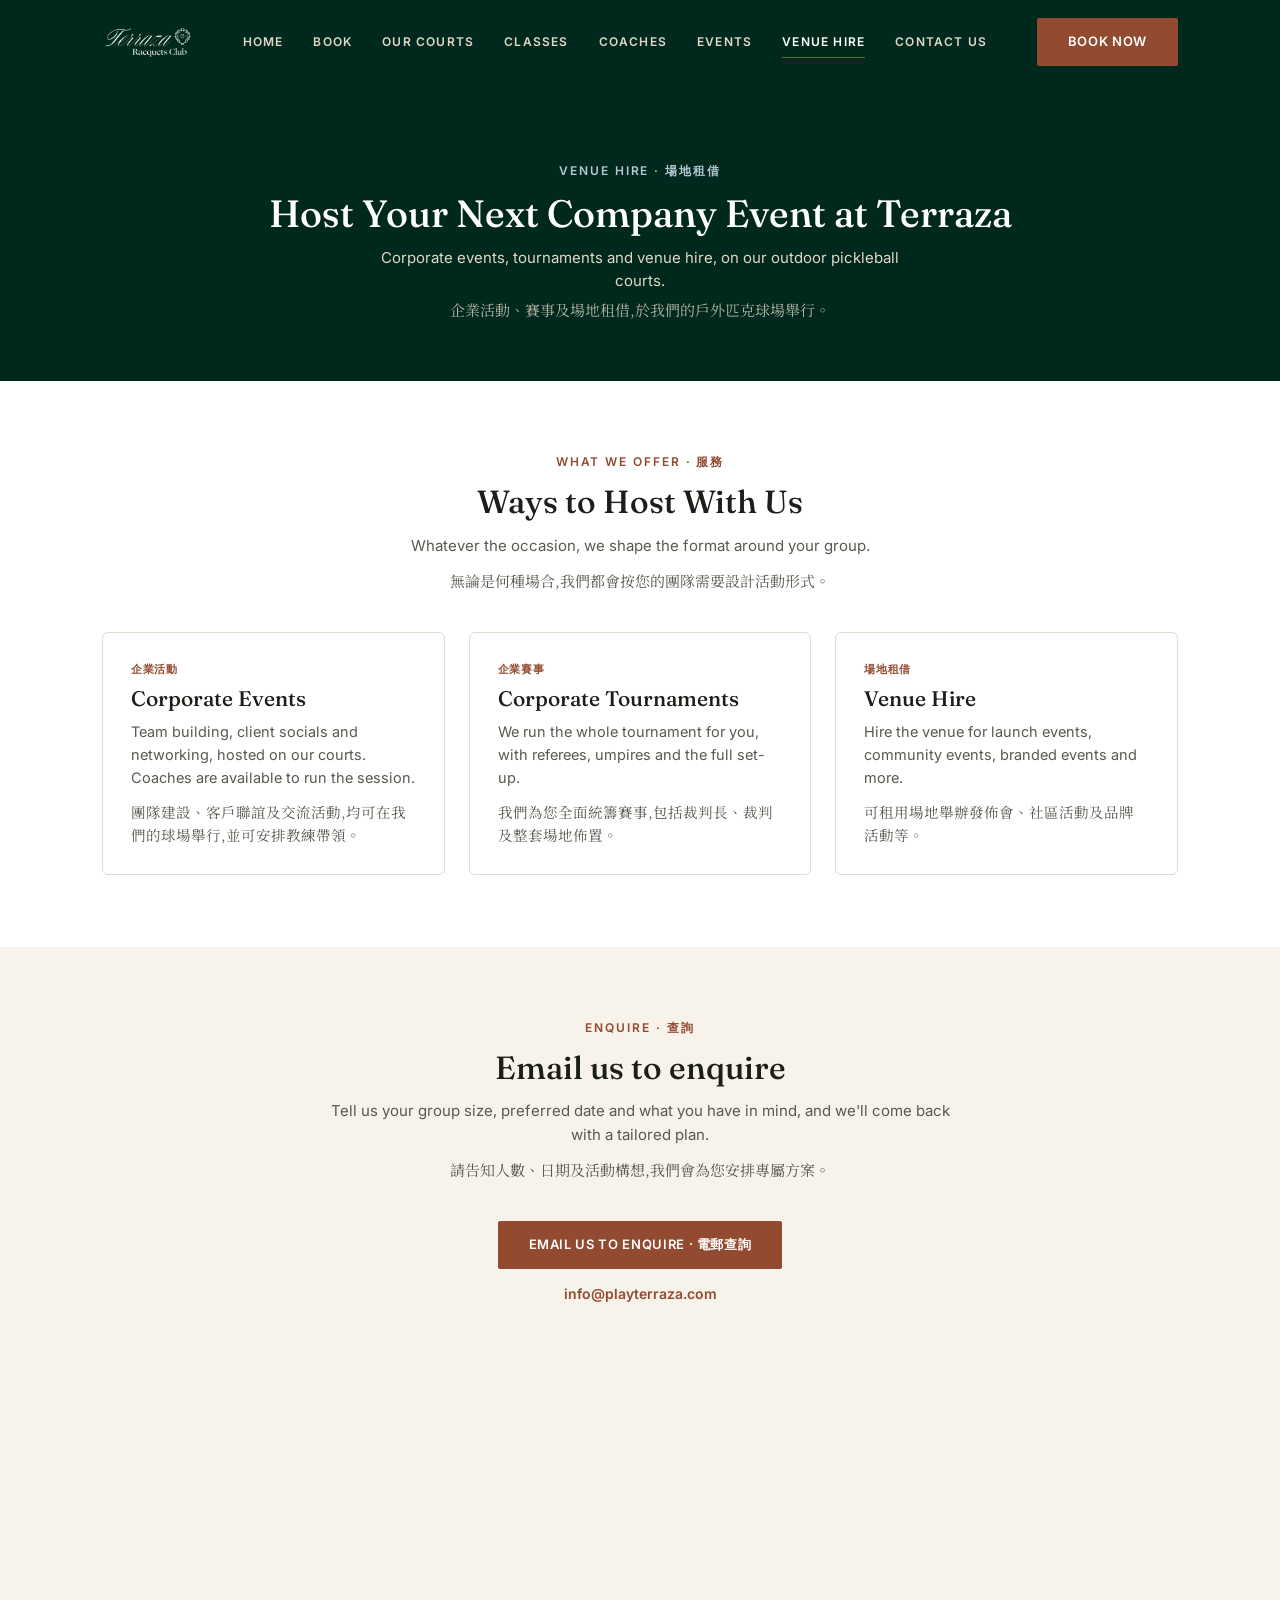
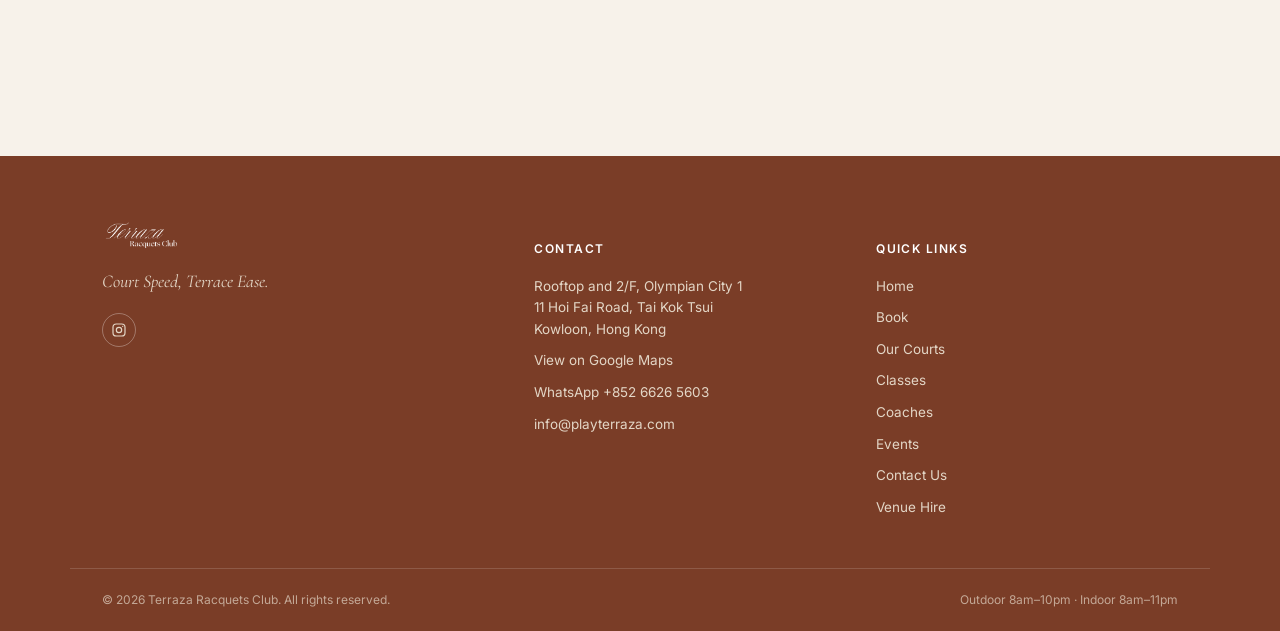
<file: venue-hire.html>
<!DOCTYPE html>
<html lang="en">
<head>
<meta charset="UTF-8">
<meta name="viewport" content="width=device-width, initial-scale=1.0">
<title>Venue Hire &amp; Corporate Events — Terraza Racquets Club</title>
<meta name="description" content="Corporate events, tournaments and venue hire at Terraza Racquets Club, Kowloon. Email us to enquire.">
<link rel="canonical" href="https://playterraza.com/venue-hire.html">
<meta property="og:type" content="website">
<meta property="og:site_name" content="Terraza Racquets Club">
<meta property="og:title" content="Venue Hire &amp; Corporate Events — Terraza Racquets Club">
<meta property="og:description" content="Corporate events, tournaments and venue hire at Terraza Racquets Club, Kowloon. Email us to enquire.">
<meta property="og:url" content="https://playterraza.com/venue-hire.html">
<meta property="og:image" content="https://playterraza.com/assets/og-image.jpg">
<meta property="og:image:width" content="1200">
<meta property="og:image:height" content="630">
<meta property="og:locale" content="en_HK">
<meta name="twitter:card" content="summary_large_image">
<meta name="twitter:title" content="Venue Hire &amp; Corporate Events — Terraza Racquets Club">
<meta name="twitter:description" content="Corporate events, tournaments and venue hire at Terraza Racquets Club, Kowloon. Email us to enquire.">
<meta name="twitter:image" content="https://playterraza.com/assets/og-image.jpg">
<link rel="icon" href="assets/favicon.ico">
<link rel="stylesheet" href="assets/css/style.css?v=20260914">
<style>
.venue-cards{display:grid;grid-template-columns:repeat(3,1fr);gap:24px}
.venue-card .level-label{display:block;font-size:11px;font-weight:600;letter-spacing:.06em;text-transform:uppercase;color:var(--terracotta);margin-bottom:8px}
.venue-card h3{font-size:21px;margin-bottom:10px}
.venue-card p.zh{margin-top:10px}
.venue-card p{font-size:14.5px;color:var(--ink-muted);line-height:1.6;margin:0}
@media(max-width:900px){.venue-cards{grid-template-columns:1fr}}
</style>
</head>
<body>

<!-- ============ NAV ============ -->
<header class="site-nav">
  <div class="wrap">
    <a href="index.html" class="logo"><img src="assets/logo/TRC_Secondary_Lockup_White.png" alt="Terraza Racquets Club"></a>
    <button class="nav-toggle" id="navToggle" type="button" aria-label="Open menu" aria-expanded="false" aria-controls="navLinks"><span></span><span></span><span></span></button>
    <nav>
      <ul class="nav-links" id="navLinks">
        <li><a href="index.html">Home</a></li>
        <li><a href="book.html">Book</a></li>
        <li><a href="our-courts.html">Our Courts</a></li>
        <li><a href="classes-coaches.html">Classes</a></li>
        <li><a href="coaches.html">Coaches</a></li>
        <li><a href="events.html">Events</a></li>
        <li><a href="venue-hire.html" class="active">Venue Hire</a></li>
        <li><a href="contact.html">Contact Us</a></li>
      </ul>
    </nav>
    <div class="nav-cta">
      <a href="book.html" class="btn btn-primary">Book Now</a>
    </div>
  </div>
</header>

<!-- ============ PAGE HEADER ============ -->
<section class="page-header">
  <span class="eyebrow">Venue Hire · 場地租借</span>
  <h1>Host Your Next Company Event at Terraza</h1>
  <p class="sub">Corporate events, tournaments and venue hire, on our outdoor pickleball courts.</p>
  <p class="sub zh p-zh">企業活動、賽事及場地租借,於我們的戶外匹克球場舉行。</p>
</section>

<!-- ============ WHAT WE HOST ============ -->
<section class="section-alt">
  <div class="wrap">
    <div class="section-head reveal">
      <span class="eyebrow">What We Offer · 服務</span>
      <h2>Ways to Host With Us</h2>
      <p>Whatever the occasion, we shape the format around your group.</p>
      <p class="zh p-zh">無論是何種場合,我們都會按您的團隊需要設計活動形式。</p>
    </div>
    <div class="venue-cards">
      <div class="track-card venue-card reveal"><span class="level-label">企業活動</span><h3>Corporate Events</h3><p>Team building, client socials and networking, hosted on our courts. Coaches are available to run the session.</p><p class="zh p-zh">團隊建設、客戶聯誼及交流活動,均可在我們的球場舉行,並可安排教練帶領。</p></div>
      <div class="track-card venue-card reveal"><span class="level-label">企業賽事</span><h3>Corporate Tournaments</h3><p>We run the whole tournament for you, with referees, umpires and the full set-up.</p><p class="zh p-zh">我們為您全面統籌賽事,包括裁判長、裁判及整套場地佈置。</p></div>
      <div class="track-card venue-card reveal"><span class="level-label">場地租借</span><h3>Venue Hire</h3><p>Hire the venue for launch events, community events, branded events and more.</p><p class="zh p-zh">可租用場地舉辦發佈會、社區活動及品牌活動等。</p></div>
    </div>
  </div>
</section>

<!-- ============ ENQUIRE ============ -->
<section>
  <div class="wrap" style="max-width:760px;">
    <div class="section-head reveal" style="margin-bottom:0">
      <span class="eyebrow">Enquire · 查詢</span>
      <h2>Email us to enquire</h2>
      <p>Tell us your group size, preferred date and what you have in mind, and we'll come back with a tailored plan.</p>
      <p class="zh p-zh">請告知人數、日期及活動構想,我們會為您安排專屬方案。</p>
    </div>
    <div class="section-cta reveal">
      <a href="mailto:info@playterraza.com?subject=Venue%20Hire%20%2F%20Corporate%20Event%20Enquiry" class="btn btn-primary">Email Us to Enquire · 電郵查詢</a>
      <p style="margin-top:14px;font-size:14px;color:var(--ink-muted)"><a href="mailto:info@playterraza.com" style="color:var(--terracotta);font-weight:600">info@playterraza.com</a></p>
    </div>
  </div>
</section>

<!-- ============ MAP ============ -->
<div class="map-embed reveal">
  <iframe src="https://www.google.com/maps?q=Terraza+Racquets+Club,+11+Hoi+Fai+Road,+Tai+Kok+Tsui,+Hong+Kong&output=embed" loading="lazy" referrerpolicy="no-referrer-when-downgrade"></iframe>
</div>

<!-- ============ FOOTER ============ -->
<footer class="site-footer">
  <div class="wrap footer-top">
    <div class="footer-grid">
      <div>
        <div class="footer-logo"><img src="assets/logo/TRC_Logotype_White.png" alt="Terraza Racquets Club"></div>
        <p class="footer-tagline">Court Speed, Terrace Ease.</p>
        <div class="footer-social">
          <a href="https://www.instagram.com/playterraza/" target="_blank" rel="noopener" aria-label="Terraza Racquets Club on Instagram">
            <svg viewBox="0 0 24 24" fill="none" stroke-width="1.8"><rect x="3" y="3" width="18" height="18" rx="5"/><circle cx="12" cy="12" r="4"/><circle cx="17.5" cy="6.5" r="1" fill="currentColor" stroke="none"/></svg>
          </a>
        </div>
      </div>
      <div class="footer-col">
        <h5>Contact</h5>
        <p>Rooftop and 2/F, Olympian City 1<br>11 Hoi Fai Road, Tai Kok Tsui<br>Kowloon, Hong Kong</p>
        <a href="https://www.google.com/maps?cid=9215722536737875311" target="_blank" rel="noopener">View on Google Maps</a>
        <a href="https://wa.me/85266265603" target="_blank" rel="noopener">WhatsApp +852 6626 5603</a>
        <a href="mailto:info@playterraza.com">info@playterraza.com</a>
      </div>
      <div class="footer-col">
        <h5>Quick Links</h5>
        <a href="index.html">Home</a>
        <a href="book.html">Book</a>
        <a href="our-courts.html">Our Courts</a>
        <a href="classes-coaches.html">Classes</a>
        <a href="coaches.html">Coaches</a>
        <a href="events.html">Events</a>
        <a href="contact.html">Contact Us</a>
        <a href="venue-hire.html">Venue Hire</a>
      </div>
    </div>
  </div>
  <div class="wrap footer-bottom">
    <span>&copy; 2026 Terraza Racquets Club. All rights reserved.</span>
    <span>Outdoor 8am–10pm · Indoor 8am–11pm</span>
  </div>
</footer>

<script src="assets/js/nav.js?v=20261106"></script>
<script src="assets/js/scroll-reveal.js?v=20260914"></script>
</body>
</html>
</file>
<file: assets/css/style.css>
/* ==========================================================================
   Terraza Racquets Club — Site Stylesheet
   Brand tokens sourced from TerrazaRacquetsClub_BrandGuidelines.pdf (Feb 2026)

   FONT NOTE: Altesse Std, Ogg Display, and Avenir are the brand's licensed
   Adobe Fonts and are NOT free web fonts. Until an Adobe Fonts kit link is
   available, this file uses close free alternatives (Fraunces, Cormorant
   Garamond, Inter). To swap in the real fonts later:
     1. Add the Adobe Fonts <link> (or self-hosted @font-face) in each
        HTML <head>, above this stylesheet.
     2. Update the three --font-* variables below to the real family names.
   No other changes are needed — every heading/body rule reads from these
   variables.
   ========================================================================== */

@import url('https://fonts.googleapis.com/css2?family=Fraunces:ital,wght@0,400;0,500;0,600;1,500&family=Cormorant+Garamond:ital@1&family=Inter:wght@400;500;600&family=Noto+Serif+TC:wght@400;600;700&display=swap');

:root {
  /* Brand colours — Verde Oscuro dropped as full-black nav/footer base;
     Limon (yellow) intentionally excluded per brand direction. */
  --verde-oscuro: #00291d;
  --verde-oscuro-light: #0d3c2c;
  --stucco: #e3d6c6;
  --azul-cielo: #b4c7d3;
  --terracotta: #924b31;
  --terracotta-dark: #7a3d27;
  --salvia: #6f7a5a;

  --bg-page: #f7f2ea;
  --bg-card: #ffffff;
  --ink: #1c1e19;
  --ink-muted: #5b5850;
  --border: #e2dccf;

  /* Typography — see FONT NOTE above */
  --font-display: 'Fraunces', Georgia, 'Times New Roman', serif;
  --font-script: 'Cormorant Garamond', Georgia, serif;
  --font-body: 'Inter', -apple-system, BlinkMacSystemFont, 'Segoe UI', sans-serif;
  /* Traditional Chinese pairing per brand guidelines (思源宋體 / Source Han
     Serif TC) — Noto Serif TC is the same jointly-developed Adobe/Google
     typeface family, freely loadable via Google Fonts. */
  --font-zh: 'Noto Serif TC', 'PMingLiU', serif;

  --container: 1140px;
}

* { box-sizing: border-box; }
html { scroll-behavior: smooth; }
body {
  margin: 0;
  font-family: var(--font-body);
  color: var(--ink);
  background: var(--bg-page);
  line-height: 1.5;
  -webkit-font-smoothing: antialiased;
}
img { max-width: 100%; display: block; }
a { color: inherit; text-decoration: none; }
.wrap { max-width: var(--container); margin: 0 auto; padding: 0 32px; }

h1, h2, h3, h4 { font-family: var(--font-display); font-weight: 500; margin: 0; color: var(--ink); line-height: 1.15; }
p { margin: 0; }

.eyebrow {
  font-family: var(--font-body);
  font-size: 12px;
  font-weight: 600;
  letter-spacing: 0.16em;
  text-transform: uppercase;
}

/* Buttons */
.btn {
  display: inline-flex;
  align-items: center;
  gap: 8px;
  padding: 13px 30px;
  font-family: var(--font-body);
  font-size: 13px;
  font-weight: 600;
  letter-spacing: 0.05em;
  text-transform: uppercase;
  border-radius: 2px;
  border: 1px solid transparent;
  cursor: pointer;
  transition: opacity 0.15s ease;
}
.btn:hover { opacity: 0.85; }
.btn-primary { background: var(--terracotta); color: #fff; }
.btn-outline { background: transparent; color: #fff; border-color: rgba(255,255,255,0.5); }
.btn-outline:hover { border-color: #fff; }
.btn-dark { background: var(--verde-oscuro); color: #fff; }

/* ============ NAV ============ */
.site-nav {
  background: var(--verde-oscuro);
  position: sticky;
  top: 0;
  z-index: 100;
}
.site-nav .wrap {
  display: flex;
  align-items: center;
  justify-content: space-between;
  height: 84px;
}
.site-nav .logo img { height: 34px; width: auto; }
.nav-links {
  display: flex;
  align-items: center;
  gap: 30px;
  list-style: none;
  margin: 0;
  padding: 0;
  font-size: 12px;
  font-weight: 600;
  letter-spacing: 0.1em;
  text-transform: uppercase;
}
.nav-links a { color: var(--stucco); padding: 8px 0; }
.nav-links a:hover, .nav-links a.active { color: #fff; }
.nav-links a.active { border-bottom: 1px solid var(--terracotta); }
.nav-links .disabled { color: rgba(227,214,198,0.35); cursor: default; }
.nav-links .disabled:hover { color: rgba(227,214,198,0.35); }
.has-dropdown { position: relative; }
.dropdown {
  display: none;
  position: absolute;
  top: 100%;
  left: 0;
  background: var(--verde-oscuro-light);
  min-width: 180px;
  padding: 10px 0;
  margin-top: 8px;
  box-shadow: 0 12px 24px rgba(0,0,0,0.25);
}
.has-dropdown:hover .dropdown { display: block; }
.dropdown a { display: block; padding: 10px 20px; text-transform: none; letter-spacing: 0.02em; font-weight: 500; }
.nav-cta { display: flex; align-items: center; gap: 24px; }

/* Mobile nav: no hamburger/toggle for now — links stay always visible and
   wrap onto their own row under the logo/CTA row instead of hiding behind
   an interaction. Simpler and can't get "stuck broken." */
@media (max-width: 900px) {
  .site-nav .wrap {
    flex-wrap: wrap;
    height: auto;
    padding-top: 14px;
    padding-bottom: 14px;
    row-gap: 12px;
  }
  .nav-links {
    order: 3;
    width: 100%;
    justify-content: center;
    flex-wrap: wrap;
    gap: 10px 22px;
  }
  .site-nav .btn { padding: 10px 18px; font-size: 11px; }
  /* Book Now button is redundant on mobile — every page already has its
     own booking CTAs, and dropping it keeps the header row tighter. */
  .nav-cta { display: none; }
  /* Logo gets its own centered row on mobile now that Book Now is gone.
     (Site-wide img reset is display:block, so justify-content is used
     instead of text-align to actually center it.) */
  .site-nav .logo { width: 100%; display: flex; justify-content: center; }
  .site-nav .logo img { height: 48px; }
}

/* Hamburger menu (mobile). Hidden by default and only used when assets/js/nav.js
   has loaded and added the .nav-js class, so a script failure can never hide the menu. */
.nav-toggle { display: none; }
@media (max-width: 1100px) {
  .nav-js .nav-cta { display: none; }
  .nav-js .site-nav .wrap { height: auto; min-height: 68px; padding-top: 0; padding-bottom: 0; row-gap: 0; flex-wrap: wrap; }
  .nav-js .site-nav .logo { width: auto; justify-content: flex-start; }
  .nav-js .site-nav .logo img { height: 38px; }
  .nav-js .nav-toggle {
    display: flex; flex-direction: column; justify-content: center; gap: 5px;
    width: 44px; height: 44px; padding: 11px; margin-right: -11px;
    background: none; border: 0; cursor: pointer;
  }
  .nav-js .nav-toggle span { display: block; height: 2px; background: var(--stucco); border-radius: 2px; transition: transform .2s, opacity .2s; }
  .nav-js .nav-open .nav-toggle span:nth-child(1) { transform: translateY(7px) rotate(45deg); }
  .nav-js .nav-open .nav-toggle span:nth-child(2) { opacity: 0; }
  .nav-js .nav-open .nav-toggle span:nth-child(3) { transform: translateY(-7px) rotate(-45deg); }
  .nav-js .site-nav nav { order: 3; width: 100%; display: none; }
  .nav-js .site-nav.nav-open nav { display: block; padding-bottom: 12px; }
  .nav-js .nav-links { flex-direction: column; align-items: stretch; justify-content: flex-start; flex-wrap: nowrap; gap: 0; font-size: 13px; letter-spacing: 0.08em; border-top: 1px solid rgba(227,214,198,0.18); }
  .nav-js .nav-links li { border-bottom: 1px solid rgba(227,214,198,0.1); }
  .nav-js .nav-links a { display: block; padding: 15px 4px; }
  .nav-js .nav-links a.active { border-bottom: 0; color: #fff; box-shadow: inset 3px 0 0 var(--terracotta); padding-left: 14px; }
}

/* Accordion (native <details>, works without JavaScript) */
.accordion { border: 1px solid var(--border); border-radius: 6px; background: #fff; }
.accordion summary {
  display: flex; align-items: center; justify-content: space-between; gap: 16px;
  padding: 18px 22px; cursor: pointer; list-style: none;
  font-family: var(--font-display, inherit); font-size: 18px; color: var(--ink);
}
.accordion summary::-webkit-details-marker { display: none; }
.accordion summary::after {
  content: ""; flex: 0 0 auto; width: 9px; height: 9px; margin-left: 4px;
  border-right: 2px solid var(--terracotta); border-bottom: 2px solid var(--terracotta);
  transform: rotate(45deg) translateY(-2px); transition: transform .2s;
}
.accordion[open] summary::after { transform: rotate(-135deg) translateY(-2px); }
.accordion summary:focus-visible { outline: 2px solid var(--terracotta); outline-offset: 2px; }
.accordion-hint { margin-left: auto; font-family: inherit; font-size: 12px; letter-spacing: 0.04em; color: var(--ink-muted); }
.accordion-body { padding: 20px 22px 22px; border-top: 1px solid var(--border); }
@media (max-width: 520px) { .accordion-hint { display: none; } .accordion summary { padding: 16px 18px; } .accordion-body { padding: 18px 18px 18px; } }

/* ============ HERO ============ */
.hero {
  position: relative;
  background: var(--verde-oscuro);
  color: #fff;
  overflow: hidden;
}
.hero-bg {
  position: absolute;
  top: -12%; left: 0; right: 0;
  height: 124%;
  background-size: cover;
  background-position: center;
  opacity: 0.9;
  will-change: transform;
}
.hero-overlay {
  position: absolute; inset: 0;
  background: linear-gradient(180deg, rgba(0,41,29,0.35) 0%, rgba(0,41,29,0.4) 55%, var(--verde-oscuro) 100%);
}
.hero-content {
  position: relative;
  text-align: center;
  padding: 110px 32px 90px;
  max-width: 720px;
  margin: 0 auto;
}
.hero-content .eyebrow { color: var(--azul-cielo); display: block; margin-bottom: 18px; text-shadow: 0 2px 10px rgba(0,0,0,0.35); }
.hero-content h1 { color: #fff; font-size: 44px; line-height: 1.2; margin-bottom: 14px; text-shadow: 0 2px 14px rgba(0,0,0,0.4); }
.hero-content .h1-zh { color: #fff; font-family: var(--font-zh); font-weight: 700; font-size: 24px; line-height: 1.4; margin: 0 auto 22px; text-shadow: 0 2px 10px rgba(0,0,0,0.35); }
.hero-content .sub { font-size: 16px; color: var(--stucco); max-width: 480px; margin: 0 auto 34px; line-height: 1.7; text-shadow: 0 2px 10px rgba(0,0,0,0.35); }

@media (max-width: 640px) {
  .hero-content h1 { font-size: 30px; }
  .hero-content .h1-zh { font-size: 19px; }
  .hero-content { padding: 80px 24px 60px; }
}

/* Page header (non-home pages) */
.page-header {
  position: relative;
  background: var(--verde-oscuro);
  color: #fff;
  padding: 78px 32px 60px;
  text-align: center;
}
.page-header .eyebrow { color: var(--azul-cielo); display:block; margin-bottom: 12px; }
.page-header h1 { color: #fff; font-size: 38px; margin-bottom: 10px; }
.page-header .sub { color: var(--stucco); max-width: 560px; margin: 0 auto; font-size: 15px; line-height: 1.55; }

/* ============ SECTIONS ============ */
section { padding: 72px 0; }
.section-tight { padding: 52px 0; }
.section-alt { background: var(--bg-card); }
.section-center { text-align: center; }
.section-head { max-width: 620px; margin: 0 auto 40px; text-align: center; }
.section-head .eyebrow { color: var(--terracotta); display: block; margin-bottom: 12px; }
.section-head h2 { font-size: 32px; line-height: 1.2; }
.section-head p { margin-top: 12px; color: var(--ink-muted); font-size: 15px; line-height: 1.55; }
.section-cta { margin-top: 40px; text-align: center; }

/* Why Terraza — 3 col */
.grid-3 { display: grid; grid-template-columns: repeat(3, 1fr); gap: 40px; }
.feature-card { text-align: left; }
.feature-icon {
  width: 42px; height: 42px; border-radius: 50%;
  display: flex; align-items: center; justify-content: center;
  margin-bottom: 20px; color: #fff;
}
.feature-icon svg { width: 20px; height: 20px; }
.feature-card h3 { font-size: 18px; margin-bottom: 10px; }
.feature-card p { color: var(--ink-muted); font-size: 14.5px; line-height: 1.55; }

/* Get Started cards */
.grid-2 { display: grid; grid-template-columns: repeat(2, 1fr); gap: 28px; }
.action-card {
  position: relative;
  border-radius: 4px;
  overflow: hidden;
  min-height: 280px;
  display: flex;
  align-items: flex-end;
  color: #fff;
}
.action-card-media {
  position: absolute; inset: 0;
  background-size: cover;
  background-position: center;
  z-index: 0;
}
.action-card::before {
  content: "";
  position: absolute; inset: 0;
  z-index: 1;
  background: linear-gradient(180deg, rgba(0,41,29,0.15) 0%, rgba(0,41,29,0.92) 90%);
}
.action-card-content { position: relative; z-index: 2; padding: 34px; }
.action-card h3 { color: #fff; font-size: 22px; margin-bottom: 10px; }
.action-card h3 .h3-zh { font-size: 16px; font-weight: 500; }
.action-card p { color: var(--stucco); font-size: 14px; margin-bottom: 20px; }
.action-card p.zh { margin-top: -14px; }

/* Content blocks with photo (used on Our Courts) */
.split {
  display: grid;
  grid-template-columns: 1fr 1fr;
  gap: 56px;
  align-items: center;
}
.split img { border-radius: 4px; width: 100%; height: 100%; object-fit: cover; aspect-ratio: 4/3; }
.split img.coach-photo { aspect-ratio: 1/1; object-position: center 20%; }
.split.reverse .split-media { order: 2; }
/* Placeholder box for a coach photo that hasn't been supplied yet — same
   footprint as .coach-photo so layout doesn't shift once the real photo
   is dropped in. */
.coach-photo-placeholder {
  aspect-ratio: 1/1;
  width: 100%;
  border-radius: 4px;
  background: var(--bg-page);
  border: 1px dashed var(--border);
  display: flex;
  align-items: center;
  justify-content: center;
  text-align: center;
  padding: 24px;
  color: var(--ink-muted);
  font-size: 13px;
  line-height: 1.5;
}
.split h2 { font-size: 28px; margin-bottom: 12px; }
.split p { color: var(--ink-muted); font-size: 15px; line-height: 1.55; margin-bottom: 12px; }

/* Photo caption under .split-media — used for a short line that belongs
   to the photo rather than the text column (e.g. Outdoor Courts intro). */
.split-caption {
  margin-top: 14px;
  font-family: var(--font-script);
  font-style: normal;
  font-size: 15px;
  color: var(--ink);
  line-height: 1.4;
}
.split-caption .zh-cap {
  display: block;
  font-family: var(--font-zh);
  font-style: normal;
  font-size: 12px;
  line-height: 1.45;
  margin-top: 3px;
  color: var(--ink);
}

.photo-row { display: grid; grid-template-columns: repeat(3, 1fr); gap: 16px; }
.photo-row img { width: 100%; height: 100%; object-fit: cover; aspect-ratio: 4/3; border-radius: 4px; }
@media (max-width: 640px) { .photo-row { grid-template-columns: 1fr; } }

/* Photo carousel (Our Courts gallery) — square crop so mixed portrait/
   landscape source photos stay a consistent shape. Native horizontal
   scroll-snap: no JS needed, swipes smoothly on mobile. */
.carousel {
  display: flex;
  gap: 16px;
  overflow-x: auto;
  scroll-snap-type: x mandatory;
  -webkit-overflow-scrolling: touch;
  padding: 4px 32px 12px;
  margin: 0 auto;
  max-width: var(--container);
}
.carousel::-webkit-scrollbar { height: 6px; }
.carousel::-webkit-scrollbar-thumb { background: var(--border); border-radius: 3px; }
.carousel-item {
  flex: 0 0 auto;
  scroll-snap-align: start;
  width: min(46vw, 320px);
  aspect-ratio: 1/1;
  border-radius: 6px;
  overflow: hidden;
}
.carousel-item img { width: 100%; height: 100%; object-fit: cover; display: block; transition: transform 0.6s cubic-bezier(.16,1,.3,1); }
.carousel-item:hover img { transform: scale(1.06); }
@media (max-width: 640px) {
  .carousel { padding: 4px 24px 12px; }
  .carousel-item { width: min(70vw, 320px); }
}

.feature-list { display: grid; gap: 16px; margin: 6px 0 22px; }
.feature-list-item h4 { font-size: 16px; margin-bottom: 10px; }
.feature-list-item p { color: var(--ink-muted); font-size: 14.5px; line-height: 1.55; }

.bullet-list { list-style: none; padding: 0; margin: 0 0 22px; display: grid; gap: 10px; }
/* Positioned (not flex) so long items that wrap onto 2+ lines keep the
   bullet pinned top-left instead of the whole text item jumping to its
   own flex line and leaving an orphaned bullet — the bug seen on mobile
   with longer bullet text. */
.bullet-list li { position: relative; padding-left: 18px; font-size: 14.5px; color: var(--ink-muted); line-height: 1.5; }
.bullet-list li::before {
  content: "";
  position: absolute;
  left: 0; top: 7px;
  width: 6px; height: 6px; border-radius: 50%;
  background: var(--terracotta);
}
/* Bilingual bullets: Chinese translation drops to its own indented line
   under the English item. Full styling defined in the BILINGUAL section below. */

/* Numbered steps (How to Book) */
.steps { list-style: none; margin: 0; padding: 0; counter-reset: step; display: grid; gap: 18px; }
.steps li {
  counter-increment: step;
  display: flex; gap: 16px; align-items: flex-start;
  font-size: 14.5px; color: var(--ink-muted); line-height: 1.6;
}
.steps li::before {
  content: counter(step);
  flex-shrink: 0;
  width: 28px; height: 28px; border-radius: 50%;
  background: var(--verde-oscuro); color: #fff;
  font-family: var(--font-body); font-weight: 600; font-size: 13px;
  display: flex; align-items: center; justify-content: center;
}
/* Bilingual step text — English / Chinese side by side on desktop,
   stacked on mobile. Used on the "How to Book" steps. */
.step-text {
  flex: 1;
  display: grid;
  grid-template-columns: 1fr 1fr;
  gap: 4px 28px;
  align-items: baseline;
}
.step-text .step-zh {
  font-family: var(--font-zh);
  color: var(--ink-muted);
  font-size: 13.5px;
  line-height: 1.55;
}
@media (max-width: 640px) {
  .step-text { grid-template-columns: 1fr; gap: 2px; }
}

/* Booking section card */
.book-block {
  background: var(--bg-card);
  border: 1px solid var(--border);
  border-radius: 6px;
  padding: 44px;
  margin-bottom: 32px;
}
.book-block-head { display: flex; justify-content: space-between; align-items: flex-start; flex-wrap: wrap; gap: 20px; margin-bottom: 28px; }
.book-block-head h2 { font-size: 24px; margin-bottom: 8px; }
.book-block-head p { color: var(--ink-muted); font-size: 14.5px; max-width: 480px; }
.book-embed {
  border: 1px solid var(--border);
  border-radius: 4px;
  overflow: hidden;
  margin-bottom: 16px;
  background: #fafafa;
}
.book-embed iframe { width: 100%; height: 640px; border: 0; display: block; }
.book-fallback { font-size: 13px; color: var(--ink-muted); }
.book-fallback a { color: var(--terracotta); font-weight: 600; }

/* The icoofit booking widget isn't built to reflow at phone widths — squeezed
   into a ~250px iframe (book-block's own padding + .wrap's padding stacked)
   its buttons/calendar overlap and become untappable. Rather than compress
   it further, render it at a usable width and let mobile users pan/scroll
   to it horizontally; the "Book Now" / "Open in a new tab" links above and
   below remain the reliable path regardless. */
@media (max-width: 640px) {
  .book-embed {
    margin-left: -28px;
    margin-right: -28px;
    border-radius: 0;
    border-left: 0;
    border-right: 0;
    overflow-x: auto;
    -webkit-overflow-scrolling: touch;
  }
  .book-embed iframe { width: 680px; min-width: 680px; height: 820px; }
}

.class-cards { display: grid; grid-template-columns: 1fr 1fr; gap: 24px; margin-top: 24px; }
.class-card { border: 1px solid var(--border); border-radius: 4px; padding: 26px; }
.class-card h4 { font-size: 16px; margin-bottom: 8px; }
.class-card p { color: var(--ink-muted); font-size: 14px; margin-bottom: 18px; }

/* Trial class callout — single card, text + button side by side */
.trial-card {
  background: var(--bg-card); border: 1px solid var(--border); border-radius: 6px;
  padding: 26px 30px; display: flex; justify-content: space-between; align-items: center;
  gap: 24px; flex-wrap: wrap;
}
.trial-card-text h3 { font-size: 17px; margin-bottom: 6px; }
.trial-card-text p { color: var(--ink-muted); font-size: 14px; }
@media (max-width: 640px) { .trial-card { flex-direction: column; align-items: flex-start; } .trial-card > a { width: 100%; justify-content: center; } }

/* ==========================================================================
   TRACK CARDS — Classes page schedule cards (Beginner/Intermediate). Dates
   are shown as chips (not buried in a table cell) so they're easy to scan,
   and each card carries its own Sign Up button next to its own price.
   ========================================================================== */
.track-cards { display: grid; grid-template-columns: 1fr 1fr; gap: 24px; margin-top: 20px; }
.track-card { background: var(--bg-card); border: 1px solid var(--border); border-radius: 6px; padding: 28px; }
.track-card-top { display: flex; justify-content: space-between; align-items: flex-start; gap: 12px; margin-bottom: 6px; }
.track-card h3 { font-size: 19px; margin-bottom: 4px; }
.track-time { color: var(--ink-muted); font-size: 14.5px; font-weight: 500; }
.track-venue-tag {
  display: inline-block; background: var(--bg-page); border: 1px solid var(--border);
  color: var(--ink-muted); font-size: 11px; font-weight: 600; letter-spacing: 0.05em;
  text-transform: uppercase; padding: 5px 11px; border-radius: 2px; white-space: nowrap;
}
.track-dates-label {
  display: block; font-size: 11px; font-weight: 600; letter-spacing: 0.06em;
  text-transform: uppercase; color: var(--terracotta); margin: 18px 0 10px;
}
.date-chips { display: flex; flex-wrap: wrap; gap: 8px; }
.date-chip {
  background: var(--bg-page); border: 1px solid var(--border); border-radius: 20px;
  padding: 6px 14px; font-size: 13px; font-weight: 600; color: var(--ink); white-space: nowrap;
}
.track-price-row { display: flex; gap: 32px; margin: 22px 0; padding: 18px 0; border-top: 1px solid var(--border); border-bottom: 1px solid var(--border); }
.track-price-item .label { display: block; font-size: 11px; color: var(--ink-muted); text-transform: uppercase; letter-spacing: 0.05em; margin-bottom: 4px; }
.track-price-item .value { font-size: 20px; font-weight: 600; color: var(--ink); font-family: var(--font-display); }
.track-price-item .was { font-size: 12px; font-weight: 500; font-family: var(--font-body); color: var(--ink-muted); text-decoration: line-through; margin-left: 4px; }
.track-price-item { position: relative; }
.discount-tag {
  display: inline-block; margin-top: 6px; background: var(--terracotta); color: #fff;
  font-size: 10px; font-weight: 700; letter-spacing: 0.05em; text-transform: uppercase;
  padding: 3px 9px; border-radius: 999px;
}
@media (max-width: 900px) { .track-cards { grid-template-columns: 1fr; } }

/* Week-by-week curriculum — header-only visual blocks (no description
   copy) so it reads as quick reference, not another wall of text. */
.week-grid { display: grid; grid-template-columns: repeat(4, 1fr); gap: 14px; }
.week-block { background: var(--bg-card); border: 1px solid var(--border); border-radius: 6px; padding: 22px 16px; text-align: center; }
.week-block .week-num {
  display: inline-flex; align-items: center; justify-content: center;
  width: 26px; height: 26px; border-radius: 50%; background: var(--verde-oscuro); color: #fff;
  font-family: var(--font-body); font-size: 12px; font-weight: 600; margin-bottom: 12px;
}
.week-block h4 { font-size: 14px; line-height: 1.35; margin-bottom: 4px; }
.week-block .zh { font-size: 11.5px; }
@media (max-width: 900px) { .week-grid { grid-template-columns: repeat(2, 1fr); } }

/* Social / Instagram */
.social-section { background: var(--verde-oscuro); color: #fff; text-align: center; }
.social-section .eyebrow { color: var(--azul-cielo); }
.social-section h2 { color: #fff; font-size: 28px; margin: 14px 0 6px; }
.social-handle { color: var(--stucco); font-size: 15px; margin-bottom: 34px; }
.social-handle a { color: var(--stucco); font-weight: 600; }
.social-handle a:hover { color: #fff; }
.social-grid {
  display: grid;
  grid-template-columns: repeat(5, 1fr);
  gap: 4px;
  margin-bottom: 36px;
}
.social-tile { position: relative; aspect-ratio: 1/1; overflow: hidden; display: block; }
.social-tile img { width: 100%; height: 100%; object-fit: cover; transition: transform 0.3s ease; }
.social-tile:hover img { transform: scale(1.06); }
.social-tile::after {
  content: "";
  position: absolute; inset: 0;
  background: rgba(0,41,29,0.15);
  opacity: 0;
  transition: opacity 0.2s ease;
}
.social-tile:hover::after { opacity: 1; }

.social-embed { max-width: 1020px; margin: 0 auto 36px; }
.social-embed iframe { width: 100%; height: 255px; display: block; }
.icon-instagram { width: 16px; height: 16px; }

@media (max-width: 640px) {
  .social-grid { grid-template-columns: repeat(3, 1fr); }
}

/* Footer social row */
.footer-social { display: flex; gap: 14px; margin-top: 18px; }
.footer-social a {
  width: 34px; height: 34px; border-radius: 50%;
  border: 1px solid rgba(255,255,255,0.3);
  display: flex; align-items: center; justify-content: center;
  margin-bottom: 0;
}
.footer-social a:hover { border-color: #fff; }
.footer-social svg { width: 16px; height: 16px; stroke: var(--stucco); }
.footer-social a:hover svg { stroke: #fff; }

/* Footer CTA strip */
.cta-strip {
  background: var(--salvia);
  color: #fff;
  text-align: center;
  padding: 56px 32px;
}
.cta-strip h2 { color: #fff; font-size: 24px; margin-bottom: 20px; }

/* Map */
.map-embed iframe { width: 100%; height: 380px; border: 0; display: block; filter: grayscale(0.15); }

/* ============ FOOTER ============ */
.site-footer { background: var(--terracotta-dark); color: var(--stucco); }
.footer-top { padding-top: 64px; padding-bottom: 40px; }
.footer-grid { display: grid; grid-template-columns: 1.3fr 1fr 1fr; gap: 40px; }
.footer-logo img { height: 30px; margin-bottom: 18px; }
.footer-tagline { font-family: var(--font-script); font-style: italic; font-size: 18px; color: var(--stucco); }
.footer-col h5 {
  font-family: var(--font-body); font-size: 12px; font-weight: 600;
  letter-spacing: 0.12em; text-transform: uppercase; color: #fff;
  margin-bottom: 18px;
}
.footer-col p, .footer-col a { display: block; font-size: 13.5px; color: var(--stucco); margin-bottom: 10px; line-height: 1.6; }
.footer-col a:hover { color: #fff; }
.footer-bottom {
  border-top: 1px solid rgba(255,255,255,0.15);
  padding-top: 22px;
  padding-bottom: 22px;
  font-size: 12px;
  color: rgba(227,214,198,0.7);
  display: flex; justify-content: space-between; flex-wrap: wrap; gap: 10px;
}

@media (max-width: 900px) {
  .grid-3, .grid-2, .split, .footer-grid, .class-cards { grid-template-columns: 1fr; }
  .split-media { order: -1 !important; }
  section { padding: 60px 0; }
  .book-block { padding: 28px; }
}

/* ==========================================================================
   SCROLL REVEAL — cinematic entrance transitions
   .reveal      = subtle fade + rise (text blocks, cards, section heads)
   .reveal-zoom = cinematic zoom + fade (photo blocks: .split-media, .action-card)
   Add .delay-1 / .delay-2 / .delay-3 to stagger siblings (e.g. grid cards).
   Toggled by assets/js/scroll-reveal.js via IntersectionObserver.
   ========================================================================== */
.reveal {
  opacity: 0;
  transform: translateY(32px);
  transition: opacity 0.8s cubic-bezier(.16,1,.3,1), transform 0.8s cubic-bezier(.16,1,.3,1);
}
.reveal.is-visible { opacity: 1; transform: translateY(0); }
.reveal.delay-1 { transition-delay: 0.12s; }
.reveal.delay-2 { transition-delay: 0.24s; }
.reveal.delay-3 { transition-delay: 0.36s; }

.reveal-zoom { opacity: 0; transition: opacity 0.9s ease; }
/* Photos start slightly zoomed in (scale 1.18) until revealed; clip them to their
   frame so the zoomed image never pokes out and causes sideways scrolling. */
.split-media.reveal-zoom { overflow: hidden; border-radius: 4px; }
.reveal-zoom.is-visible { opacity: 1; }
.reveal-zoom img,
.reveal-zoom .action-card-media {
  transform: scale(1.18);
  transition: transform 1.4s cubic-bezier(.16,1,.3,1);
}
.reveal-zoom.is-visible img,
.reveal-zoom.is-visible .action-card-media {
  transform: scale(1);
  /* Once the entrance animation finishes, hand off to a snappier speed so
     the hover-zoom below (and any other post-reveal transform) doesn't
     inherit the slow 1.4s cinematic entrance timing. */
  transition: transform 0.6s cubic-bezier(.16,1,.3,1);
}
.reveal-zoom.delay-1 { transition-delay: 0.1s; }
.reveal-zoom.delay-1 img,
.reveal-zoom.delay-1 .action-card-media { transition-delay: 0.1s; }

/* Hover zoom on the "Get Started" photo cards (Book Pickleball Courts /
   Classes). Media is clipped by .action-card's overflow:hidden, so the
   scaled-up image stays contained within the card on hover. */
.action-card:hover .action-card-media {
  transform: scale(1.06);
  transition: transform 0.6s cubic-bezier(.16,1,.3,1);
}

@media (prefers-reduced-motion: reduce) {
  .reveal, .reveal-zoom, .reveal-zoom img, .reveal-zoom .action-card-media, .hero-bg {
    transition: none !important;
    opacity: 1 !important;
    transform: none !important;
  }
}

/* ==========================================================================
   BILINGUAL (EN / 繁體中文)
   Two patterns:
   1. Same-line pairs — "English · 中文" typed as one string inside a
      single element (eyebrow labels, h4 sub-headers). Both languages
      inherit that element's own color/font — no separate span needed.
      This matches the pattern already used on contact.html (e.g. "Our
      Address · 地址", "Operating Hours · 營業時間").
   2. Stacked pairs — Chinese sits directly beneath English, smaller and
      muted, in Noto Serif TC. Used for paragraph copy and bullet items.
      Headings (h1/h2) intentionally carry no Chinese line — English only.
   ========================================================================== */
.zh {
  font-family: var(--font-zh);
  color: var(--ink-muted);
  font-weight: 400;
}

/* --- Stacked pairs (paragraphs, bullets) --- */
.p-zh {
  font-size: 12px;
  line-height: 1.5;
  margin-top: 4px;
}
.page-header .sub.p-zh { color: var(--stucco); opacity: 0.8; margin-top: 6px; }
.feature-list-item .p-zh { margin-top: 3px; margin-bottom: 0; }
.bullet-list li .zh-inline {
  display: block;
  font-family: var(--font-zh);
  color: var(--ink-muted);
  font-size: 11.5px;
  line-height: 1.4;
  opacity: 0.85;
  margin-top: 3px;
}

/* ==========================================================================
   PRICING TABLES — used on Classes (schedules), Coaches (tier menu), and
   Events (session/court breakdown). One shared table look, reused everywhere.
   ========================================================================== */
.pricing-table { width: 100%; border-collapse: collapse; background: var(--bg-card); border-radius: 4px; overflow: hidden; }
.pricing-table th, .pricing-table td { padding: 14px 18px; text-align: left; font-size: 13.5px; border-bottom: 1px solid var(--border); }
.pricing-table th {
  background: var(--verde-oscuro); color: #fff; font-family: var(--font-body);
  font-weight: 600; font-size: 11.5px; text-transform: uppercase; letter-spacing: 0.06em;
  white-space: nowrap;
}
.pricing-table td { color: var(--ink-muted); }
.pricing-table tbody tr:last-child td { border-bottom: 0; }
.pricing-table tbody tr:nth-child(even) { background: var(--bg-page); }

/* Coaches page: 3-column tier cards, each with its own mini pricing table */
.pricing-tiers { display: grid; grid-template-columns: repeat(3, 1fr); gap: 24px; margin-top: 32px; }
.pricing-tier-card { background: var(--bg-card); border: 1px solid var(--border); border-radius: 6px; overflow: hidden; }
.pricing-tier-head { background: var(--verde-oscuro); color: #fff; padding: 22px 24px; }
.pricing-tier-head h3 { color: #fff; font-size: 19px; margin-bottom: 6px; }
.pricing-tier-head p { color: var(--azul-cielo); font-size: 13px; }
.pricing-table-tier td:last-child { text-align: right; color: var(--ink); font-weight: 500; }
@media (max-width: 900px) { .pricing-tiers { grid-template-columns: 1fr; } }

/* ==========================================================================
   EVENT CARDS — Events page (upcoming + past). Past events reuse the same
   card, muted, so a future event just moves from one section to the other.
   ========================================================================== */
.event-card { background: var(--bg-card); border: 1px solid var(--border); border-radius: 6px; padding: 40px; margin-top: 28px; }
.event-card-head { display: flex; justify-content: space-between; align-items: flex-start; flex-wrap: wrap; gap: 20px; margin-bottom: 8px; }
.event-tag {
  display: inline-block; background: var(--terracotta); color: #fff;
  font-size: 11.5px; font-weight: 600; letter-spacing: 0.06em; text-transform: uppercase;
  padding: 5px 12px; border-radius: 2px; margin-bottom: 12px;
}
.event-card h3 { font-size: 26px; margin-bottom: 6px; }
.event-subtitle { color: var(--ink-muted); font-size: 15px; }
.event-meta-grid { display: grid; grid-template-columns: repeat(3, 1fr); gap: 20px; margin-top: 28px; padding-top: 24px; border-top: 1px solid var(--border); }
.event-meta-item p { margin-top: 8px; font-size: 14px; color: var(--ink-muted); line-height: 1.5; }
.event-card-footer { margin-top: 28px; padding-top: 24px; border-top: 1px solid var(--border); }
.event-card-past { text-align: center; padding: 32px 40px; opacity: 0.75; }
@media (max-width: 900px) {
  .event-meta-grid { grid-template-columns: 1fr; }
  .event-card { padding: 28px; }
}
</file>
